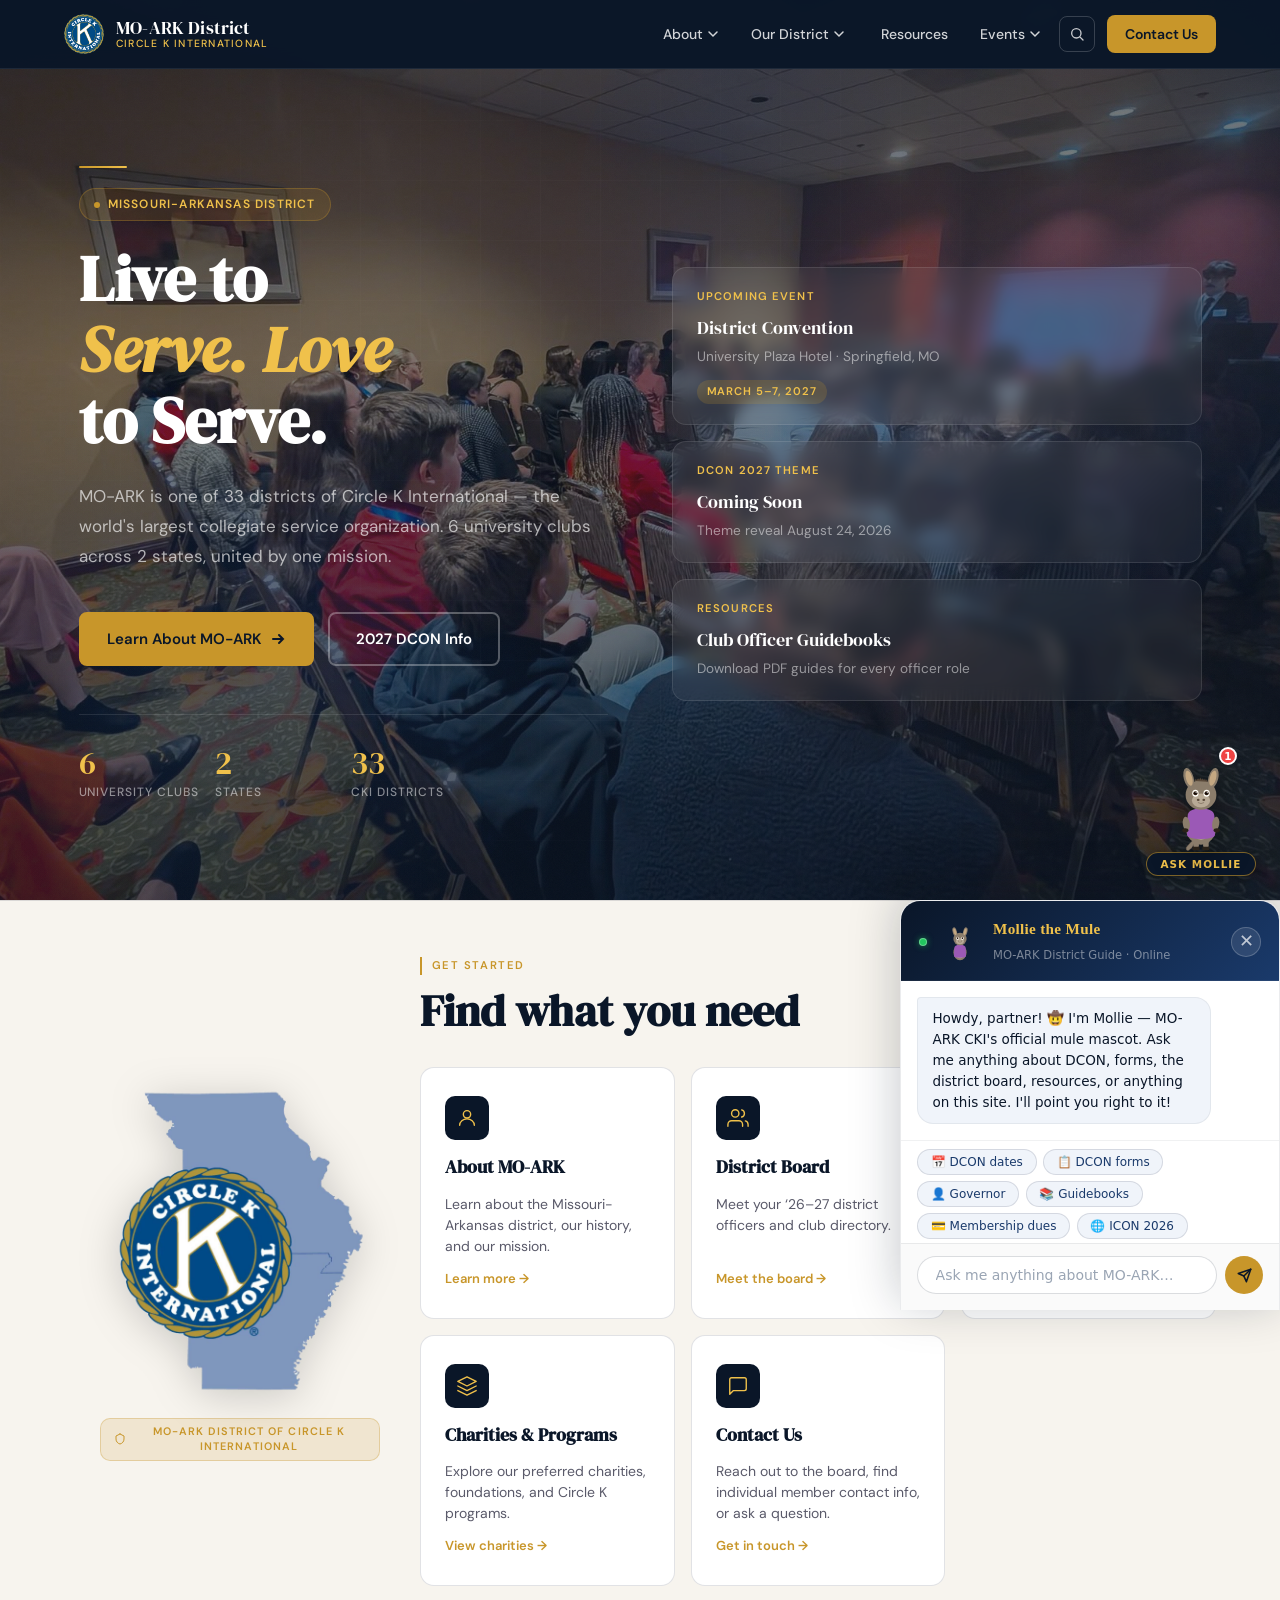
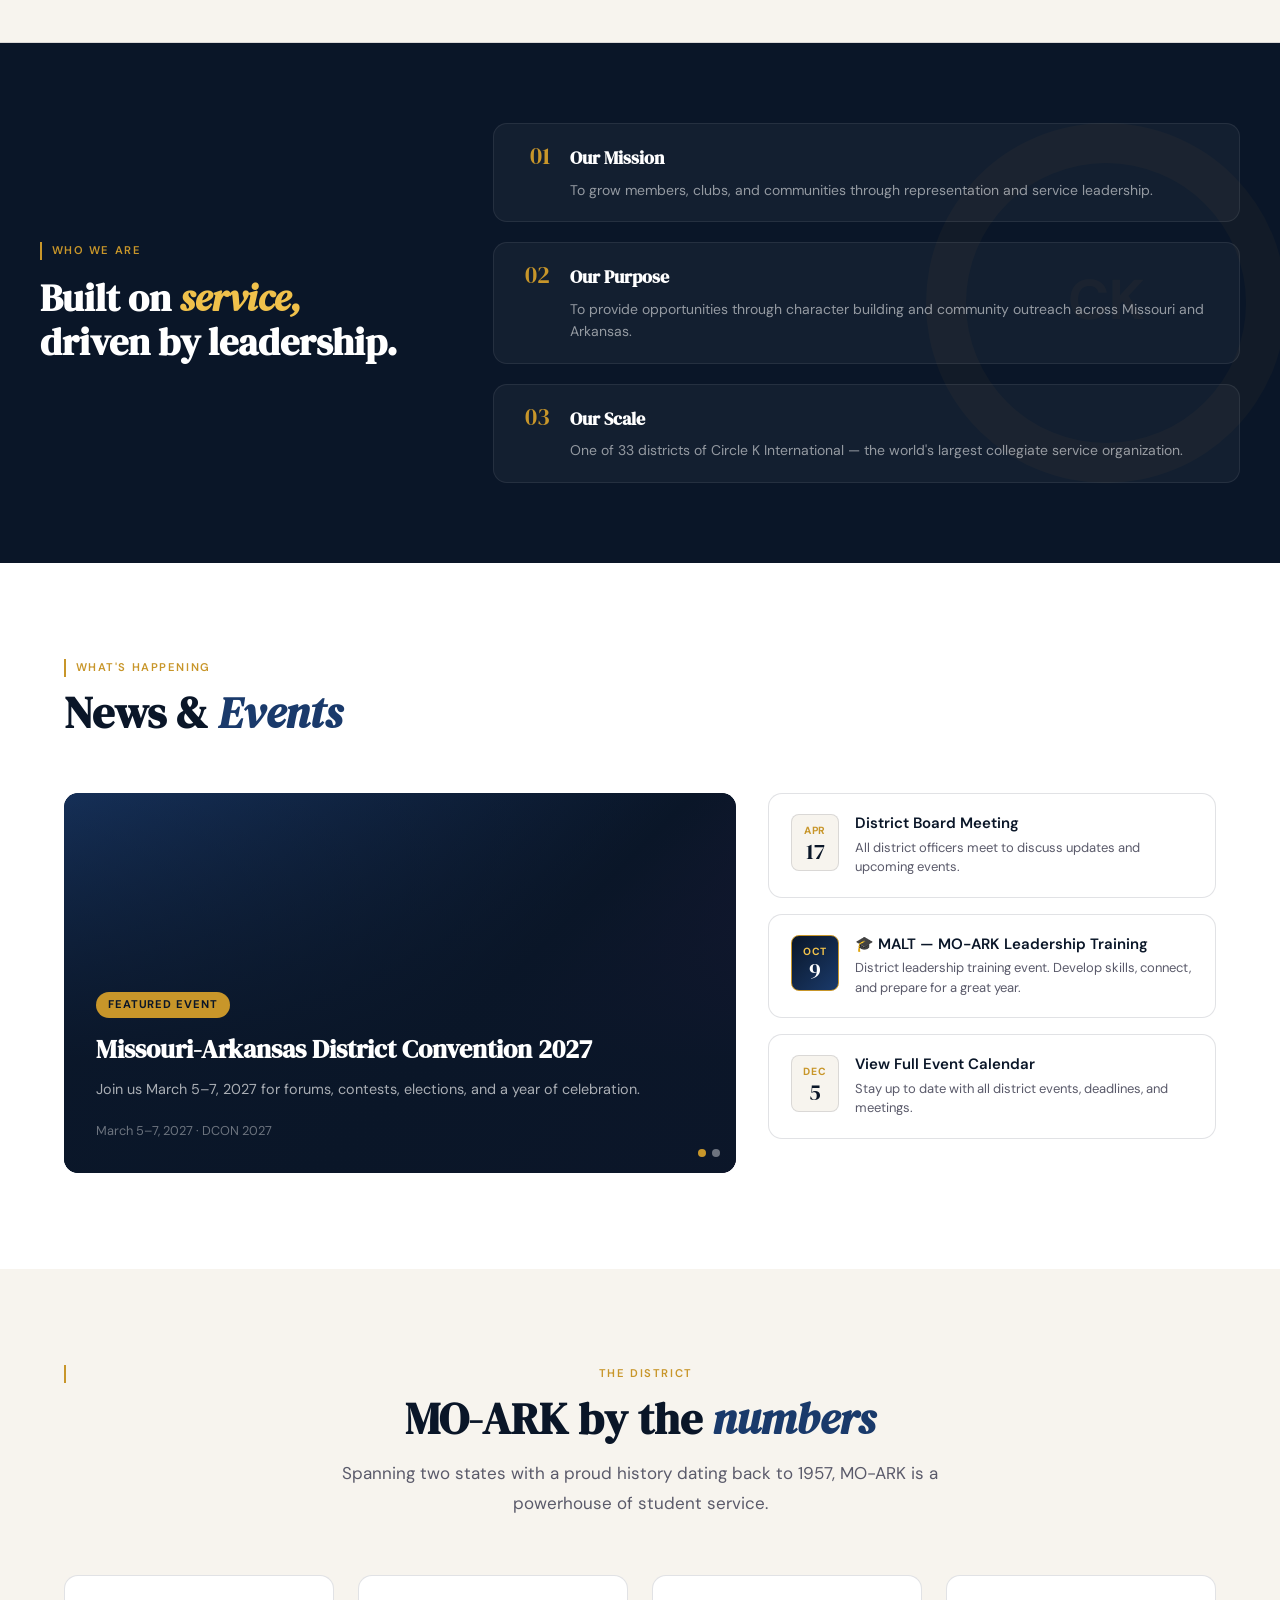
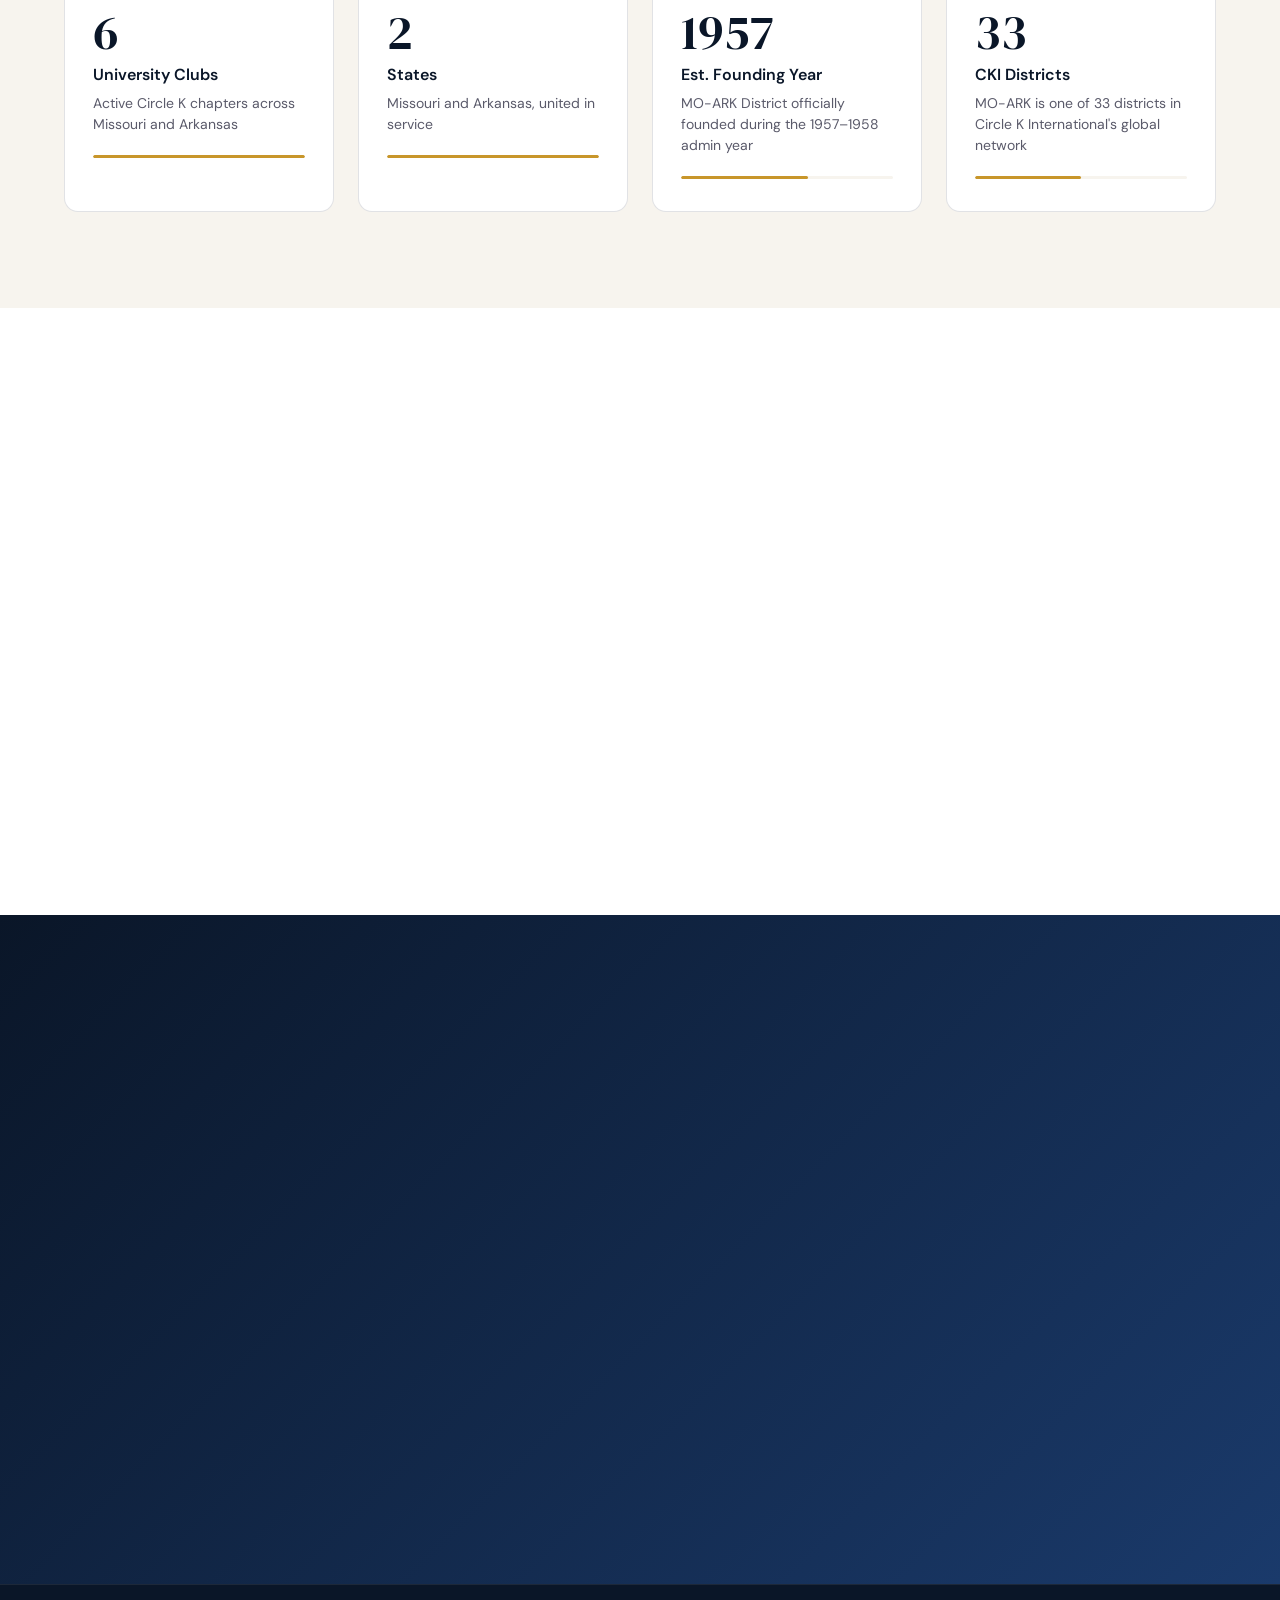
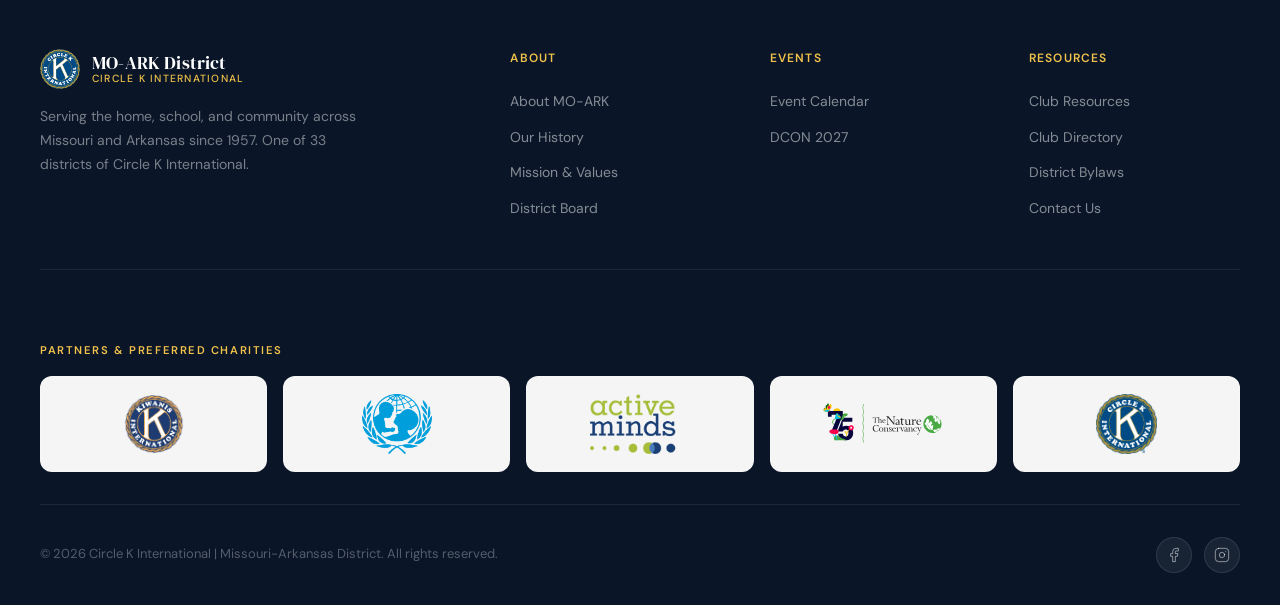
<file: index.html>
<!DOCTYPE html>
<html lang="en">
<head>
<script src="mollie-chat.js"></script>
<script src="site-search.js"></script>
<script async src="https://www.googletagmanager.com/gtag/js?id=G-ZFC2BE8DN1"></script>
<script>
  window.dataLayer = window.dataLayer || [];
  function gtag(){dataLayer.push(arguments);}
  gtag('js', new Date());

  gtag('config', 'G-ZFC2BE8DN1');
</script>
<link rel="icon" type="image/png" href="Images/CircleK-seal.png">
<meta charset="UTF-8">
<meta name="viewport" content="width=device-width, initial-scale=1.0">
<title>MO-ARK District | Circle K International</title>
<link rel="preconnect" href="https://fonts.googleapis.com">
<link rel="preconnect" href="https://fonts.gstatic.com" crossorigin>
<link href="https://fonts.googleapis.com/css2?family=DM+Serif+Display:ital,wght@0,400;1,400&family=DM+Sans:wght@300;400;500;600&display=swap" rel="stylesheet">
<link rel="stylesheet" href="base.css">
<script src="components.js"></script>
<style>
  /* ============================================================
     DESIGN TOKENS
     ============================================================ */

  /* ============================================================
     HERO
     ============================================================ */
  .hero {
    position: relative;
    min-height: 100svh;
    display: flex; align-items: center;
    overflow: hidden;
    padding-top: 68px;

    /* Photo background — crop top 33% by starting at 33% of the image height.
       background-size: cover ensures it fills the hero width.
       The dark overlay (next rule) keeps text readable on any photo. */
    background-color: var(--navy);
    background-image:
      linear-gradient(
        to bottom,
        rgba(10, 22, 40, 0.62) 0%,
        rgba(10, 22, 40, 0.55) 40%,
        rgba(10, 22, 40, 0.72) 100%
      ),
      url('Images/Key_Slideshow13.PNG');
    background-size: cover;
    /* Start at 33% down the image to crop the Instagram text at the top */
    background-position: center 53%;
    background-repeat: no-repeat;
    background-attachment: fixed; /* subtle parallax on desktop */
  }

  /* On mobile, fixed attachment causes rendering issues — switch to scroll */
  @media (max-width: 768px) {
    .hero {
      background-attachment: scroll;
      /* On smaller screens, push a touch further down the image
         to keep the subject (people/action) centered */
      background-position: center 40%;
    }
  }

  /* Geometric background patterns — layered on top of the photo */
  .hero-bg {
    position: absolute; inset: 0;
    overflow: hidden;
    pointer-events: none;
  }
  .hero-bg::before {
    content: '';
    position: absolute;
    top: -20%; right: -10%;
    width: 65vw; height: 65vw;
    background: radial-gradient(ellipse at 60% 40%, rgba(200,150,42,0.08) 0%, rgba(26,58,107,0.12) 50%, transparent 75%);
    border-radius: 50%;
  }
  .hero-bg::after {
    content: '';
    position: absolute;
    bottom: -10%; left: -5%;
    width: 50vw; height: 50vw;
    background: radial-gradient(ellipse, rgba(26,58,107,0.25) 0%, transparent 70%);
    border-radius: 50%;
  }
  .hero-grid {
    position: absolute; inset: 0;
    background-image:
      linear-gradient(rgba(255,255,255,0.015) 1px, transparent 1px),
      linear-gradient(90deg, rgba(255,255,255,0.015) 1px, transparent 1px);
    background-size: 60px 60px;
    mask-image: radial-gradient(ellipse 80% 80% at 50% 50%, black 30%, transparent 100%);
  }

  .hero-inner {
    position: relative; z-index: 1;
    max-width: 1200px; margin: 0 auto;
    padding: 4rem 1.5rem;
    display: grid;
    grid-template-columns: 1fr 1fr;
    gap: 4rem;
    align-items: center;
  }

  .hero-eyebrow {
    display: inline-flex; align-items: center; gap: 8px;
    background: rgba(200,150,42,0.15);
    border: 1px solid rgba(200,150,42,0.3);
    border-radius: 100px;
    padding: 0.375rem 0.875rem;
    font-size: 0.75rem;
    font-weight: 600;
    color: var(--gold-lt);
    text-transform: uppercase;
    letter-spacing: 0.1em;
    margin-bottom: 1.5rem;
  }
  .hero-eyebrow-dot {
    width: 6px; height: 6px;
    background: var(--gold);
    border-radius: 50%;
    animation: pulse 2s ease-in-out infinite;
  }
  @keyframes pulse {
    0%, 100% { opacity: 1; transform: scale(1); }
    50% { opacity: 0.6; transform: scale(0.8); }
  }

  .hero-title {
    font-family: var(--ff-display);
    font-size: clamp(2.5rem, 5vw, 4rem);
    line-height: 1.05;
    color: var(--white);
    margin-bottom: 1.5rem;
  }
  .hero-title em {
    font-style: italic;
    color: var(--gold-lt);
  }

  .hero-desc {
    font-size: 1.0625rem;
    color: rgba(255,255,255,0.65);
    line-height: 1.75;
    margin-bottom: 2.5rem;
    max-width: 44ch;
  }

  .hero-actions {
    display: flex; flex-wrap: wrap; gap: 0.875rem;
    align-items: center;
  }

  .btn {
    display: inline-flex; align-items: center; gap: 0.5rem;
    padding: 0.8125rem 1.625rem;
    border-radius: var(--radius-sm);
    font-family: var(--ff-body);
    font-size: 0.9375rem;
    font-weight: 600;
    cursor: pointer;
    border: 2px solid transparent;
    transition: all var(--transition);
    white-space: nowrap;
    text-decoration: none;
  }
  .btn-primary {
    background: var(--gold);
    color: var(--navy);
    border-color: var(--gold);
  }
  .btn-primary:hover {
    background: var(--gold-lt);
    border-color: var(--gold-lt);
    transform: translateY(-2px);
    box-shadow: 0 6px 20px rgba(200,150,42,0.4);
  }
  .btn-outline {
    background: transparent;
    color: var(--white);
    border-color: rgba(255,255,255,0.3);
  }
  .btn-outline:hover {
    background: rgba(255,255,255,0.1);
    border-color: rgba(255,255,255,0.6);
    transform: translateY(-2px);
  }

  .hero-stats {
    display: grid; grid-template-columns: repeat(4, 1fr); gap: 1rem;
    margin-top: 3rem;
    padding-top: 2rem;
    border-top: 1px solid rgba(255,255,255,0.1);
  }
  .hero-stat-value {
    font-family: var(--ff-display);
    font-size: 2rem;
    color: var(--gold-lt);
    line-height: 1;
  }
  .hero-stat-label {
    font-size: 0.75rem;
    color: rgba(255,255,255,0.5);
    text-transform: uppercase;
    letter-spacing: 0.08em;
    font-weight: 500;
    margin-top: 0.25rem;
  }

  /* Hero right — visual card stack */
  .hero-visual {
    display: flex; flex-direction: column; gap: 1rem;
  }
  .hero-card {
    background: rgba(255,255,255,0.05);
    border: 1px solid rgba(255,255,255,0.1);
    border-radius: var(--radius);
    padding: 1.25rem 1.5rem;
    backdrop-filter: blur(8px);
    transition: transform var(--transition), box-shadow var(--transition);
  }
  .hero-card:hover {
    transform: translateX(4px);
    box-shadow: -4px 0 20px rgba(200,150,42,0.15);
    border-color: rgba(200,150,42,0.3);
  }
  .hero-card-label {
    font-size: 0.7rem; text-transform: uppercase; letter-spacing: 0.1em;
    color: var(--gold-lt); font-weight: 600; margin-bottom: 0.5rem;
  }
  .hero-card-title {
    font-family: var(--ff-display);
    font-size: 1.1rem; color: var(--white); margin-bottom: 0.25rem;
  }
  .hero-card-sub { font-size: 0.85rem; color: rgba(255,255,255,0.5); }
  .hero-card-badge {
    display: inline-block;
    margin-top: 0.75rem;
    background: rgba(200,150,42,0.2);
    color: var(--gold-lt);
    font-size: 0.7rem; font-weight: 600;
    padding: 0.2rem 0.6rem;
    border-radius: 100px;
    text-transform: uppercase; letter-spacing: 0.08em;
  }

  /* ============================================================
     SECTION LAYOUT UTILITY
     ============================================================ */
  .section {
    padding: 6rem 1.5rem;
    max-width: 1200px;
    margin: 0 auto;
  }
  .section-full { padding: 6rem 0; }
  .section-full .section-inner {
    max-width: 1200px; margin: 0 auto; padding: 0 1.5rem;
  }

  .section-label {
    font-size: 0.7rem; text-transform: uppercase; letter-spacing: 0.14em;
    font-weight: 600; color: var(--gold); margin-bottom: 0.75rem;
  }
  .section-title {
    font-family: var(--ff-display);
    font-size: clamp(1.875rem, 3.5vw, 2.75rem);
    line-height: 1.1;
    color: var(--navy);
    margin-bottom: 1rem;
  }
  .section-title em { font-style: italic; color: var(--blue); }
  .section-desc {
    font-size: 1.0625rem;
    color: var(--muted);
    line-height: 1.75;
    max-width: 52ch;
  }

  .section-header { margin-bottom: 3.5rem; }
  .section-header.center { text-align: center; }
  .section-header.center .section-desc { margin: 0 auto; }

  /* ============================================================
     QUICK LINKS (Start Here)
     ============================================================ */
  .quicklinks-bg {
    background: var(--cream);
    border-top: 1px solid var(--border);
    border-bottom: 1px solid var(--border);
  }
  .quicklinks-grid {
    display: grid;
    grid-template-columns: repeat(auto-fit, minmax(200px, 1fr));
    gap: 1rem;
  }
  .quicklink-card {
    background: var(--white);
    border: 1px solid var(--border);
    border-radius: var(--radius);
    padding: 1.75rem 1.5rem;
    display: flex; flex-direction: column;
    gap: 0.75rem;
    transition: box-shadow var(--transition), transform var(--transition), border-color var(--transition);
    cursor: pointer;
  }
  .quicklink-card:hover {
    box-shadow: var(--shadow-hover);
    transform: translateY(-3px);
    border-color: var(--gold);
  }
  .quicklink-icon {
    width: 44px; height: 44px;
    background: var(--navy);
    border-radius: 10px;
    display: flex; align-items: center; justify-content: center;
  }
  .quicklink-icon svg { width: 22px; height: 22px; stroke: var(--gold-lt); }
  .quicklink-card h3 {
    font-family: var(--ff-display);
    font-size: 1.15rem; color: var(--navy);
  }
  .quicklink-card p { font-size: 0.875rem; color: var(--muted); line-height: 1.5; flex: 1; }
  .quicklink-arrow {
    display: flex; align-items: center; gap: 4px;
    font-size: 0.8125rem; font-weight: 600; color: var(--gold);
    transition: gap var(--transition);
  }
  .quicklink-card:hover .quicklink-arrow { gap: 8px; }

  /* ============================================================
     MISSION STRIP
     ============================================================ */
  .mission-strip {
    background: var(--navy);
    padding: 5rem 1.5rem;
  }
  .mission-inner {
    max-width: 1200px; margin: 0 auto;
    display: grid; grid-template-columns: 1fr 2fr; gap: 5rem;
    align-items: center;
  }
  .mission-label {
    font-size: 0.7rem; text-transform: uppercase; letter-spacing: 0.14em;
    color: var(--gold); font-weight: 600; margin-bottom: 1rem;
  }
  .mission-heading {
    font-family: var(--ff-display);
    font-size: clamp(1.75rem, 3vw, 2.5rem);
    color: var(--white); line-height: 1.15;
  }
  .mission-heading em { font-style: italic; color: var(--gold-lt); }
  .mission-pillars { display: flex; flex-direction: column; gap: 1.25rem; }
  .mission-pillar {
    display: flex; align-items: flex-start; gap: 1.25rem;
    padding: 1.25rem 1.5rem;
    background: rgba(255,255,255,0.04);
    border: 1px solid rgba(255,255,255,0.08);
    border-radius: var(--radius);
    transition: background var(--transition), border-color var(--transition);
  }
  .mission-pillar:hover {
    background: rgba(200,150,42,0.08);
    border-color: rgba(200,150,42,0.25);
  }
  .mission-pillar-num {
    font-family: var(--ff-display);
    font-size: 1.5rem; color: var(--gold); line-height: 1; flex-shrink: 0;
    width: 2rem; text-align: right;
  }
  .mission-pillar-content h4 {
    font-family: var(--ff-display);
    font-size: 1.125rem; color: var(--white); margin-bottom: 0.375rem;
  }
  .mission-pillar-content p { font-size: 0.875rem; color: rgba(255,255,255,0.55); line-height: 1.6; }

  /* ============================================================
     NEWS & EVENTS
     ============================================================ */
  .news-grid {
    display: grid;
    grid-template-columns: 1.5fr 1fr;
    gap: 2rem;
  }
  .news-featured {
    background: var(--navy);
    border-radius: var(--radius);
    overflow: hidden;
    position: relative;
    min-height: 380px;
    display: flex; flex-direction: column; justify-content: flex-end;
    padding: 2rem;
    transition: transform var(--transition);
    cursor: pointer;
  }
  .news-featured:hover { transform: scale(1.01); }
  .news-featured::before {
    content: '';
    position: absolute; inset: 0;
    background: linear-gradient(to top, rgba(10,22,40,0.95) 30%, rgba(10,22,40,0.3) 100%);
    z-index: 1;
  }
  .news-featured-bg {
    position: absolute; inset: 0; z-index: 0;
    background: linear-gradient(135deg, #1A3A6B 0%, #0A1628 60%, #2A1A40 100%);
  }
  /* Space-themed art for DCON */
  .news-featured-art {
    position: absolute; inset: 0; z-index: 0;
    overflow: hidden;
  }
  .star { position: absolute; background: white; border-radius: 50%; animation: twinkle 3s ease-in-out infinite; }
  @keyframes twinkle { 0%,100%{opacity:0.6} 50%{opacity:0.15} }
  .news-featured-content { position: relative; z-index: 2; }
  .news-tag {
    display: inline-block;
    background: var(--gold);
    color: var(--navy);
    font-size: 0.7rem; font-weight: 700;
    padding: 0.25rem 0.75rem;
    border-radius: 100px;
    text-transform: uppercase; letter-spacing: 0.08em;
    margin-bottom: 1rem;
  }
  .news-featured h3 {
    font-family: var(--ff-display);
    font-size: 1.625rem; color: var(--white); line-height: 1.2;
    margin-bottom: 0.75rem;
  }
  .news-featured p { font-size: 0.9rem; color: rgba(255,255,255,0.65); margin-bottom: 1.25rem; }
  .news-featured-meta { font-size: 0.8rem; color: rgba(255,255,255,0.4); }

  .news-sidebar { display: flex; flex-direction: column; gap: 1rem; }
  .news-item {
    background: var(--white);
    border: 1px solid var(--border);
    border-radius: var(--radius);
    padding: 1.25rem 1.375rem;
    display: flex; gap: 1rem; align-items: flex-start;
    transition: box-shadow var(--transition), transform var(--transition);
    cursor: pointer;
  }
  .news-item:hover { box-shadow: var(--shadow-hover); transform: translateX(3px); }
  .news-item-date {
    flex-shrink: 0;
    background: var(--cream);
    border-radius: var(--radius-sm);
    width: 48px; padding: 0.5rem 0.25rem;
    text-align: center;
    border: 1px solid var(--border);
  }
  .news-item-date-month { font-size: 0.65rem; text-transform: uppercase; letter-spacing: 0.08em; color: var(--gold); font-weight: 700; }
  .news-item-date-day { font-family: var(--ff-display); font-size: 1.375rem; color: var(--navy); line-height: 1; }
  .news-item-body h4 { font-size: 0.9375rem; font-weight: 600; color: var(--navy); margin-bottom: 0.25rem; line-height: 1.3; }
  .news-item-body p { font-size: 0.8125rem; color: var(--muted); line-height: 1.5; }

  /* ============================================================
     DISTRICT SNAPSHOT
     ============================================================ */
  .snapshot-bg { background: var(--cream); }
  .snapshot-grid {
    display: grid;
    grid-template-columns: repeat(auto-fit, minmax(220px, 1fr));
    gap: 1.5rem;
  }
  .snapshot-card {
    background: var(--white);
    border: 1px solid var(--border);
    border-radius: var(--radius);
    padding: 2rem 1.75rem;
    transition: box-shadow var(--transition), transform var(--transition);
  }
  .snapshot-card:hover { box-shadow: var(--shadow-hover); transform: translateY(-4px); }
  .snapshot-card-num {
    font-family: var(--ff-display);
    font-size: 3rem; color: var(--navy); line-height: 1;
    margin-bottom: 0.375rem;
  }
  .snapshot-card-unit { font-size: 1rem; color: var(--gold); }
  .snapshot-card h4 { font-size: 1rem; font-weight: 600; color: var(--navy); margin-bottom: 0.375rem; }
  .snapshot-card p { font-size: 0.875rem; color: var(--muted); line-height: 1.5; }
  .snapshot-card-bar {
    height: 3px; background: var(--cream);
    border-radius: 2px; margin-top: 1.25rem; overflow: hidden;
  }
  .snapshot-card-fill {
    height: 100%; background: var(--gold); border-radius: 2px;
    transition: width 1.2s cubic-bezier(0.4,0,0.2,1);
  }

  /* ============================================================
     CORE VALUES
     ============================================================ */
  .values-grid {
    display: grid; grid-template-columns: repeat(3, 1fr); gap: 1.5rem;
  }
  .value-card {
    border-radius: var(--radius);
    padding: 2rem;
    border: 1px solid var(--border);
    transition: box-shadow var(--transition), transform var(--transition);
  }
  .value-card:hover { box-shadow: var(--shadow-hover); transform: translateY(-3px); }
  .value-card:nth-child(1) { background: var(--navy); }
  .value-card:nth-child(2) { background: var(--blue); }
  .value-card:nth-child(3) { background: var(--cream); }
  .value-card:nth-child(1) .value-title,
  .value-card:nth-child(2) .value-title { color: var(--white); }
  .value-card:nth-child(3) .value-title { color: var(--navy); }
  .value-card:nth-child(1) .value-desc,
  .value-card:nth-child(2) .value-desc { color: rgba(255,255,255,0.6); }
  .value-card:nth-child(3) .value-desc { color: var(--muted); }
  .value-num {
    font-family: var(--ff-display);
    font-size: 3.5rem; line-height: 1;
    color: var(--gold); opacity: 0.4;
    margin-bottom: 0.5rem;
  }
  .value-title {
    font-family: var(--ff-display);
    font-size: 1.5rem; margin-bottom: 0.75rem;
  }
  .value-desc { font-size: 0.9rem; line-height: 1.7; }

  /* ============================================================
     RESOURCES STRIP
     ============================================================ */
  .resources-strip {
    background: linear-gradient(135deg, var(--navy) 0%, var(--blue) 100%);
    padding: 5rem 1.5rem;
  }
  .resources-inner {
    max-width: 1200px; margin: 0 auto;
    display: grid; grid-template-columns: 1fr 1fr; gap: 3rem; align-items: center;
  }
  .resources-content .section-label { color: var(--gold-lt); }
  .resources-content .section-title { color: var(--white); }
  .resources-content .section-title em { color: var(--gold-lt); }
  .resources-content .section-desc { color: rgba(255,255,255,0.6); }
  .resources-links { display: flex; flex-direction: column; gap: 0.75rem; margin-top: 2rem; }
  .resource-link {
    display: flex; align-items: center; gap: 1rem;
    padding: 1rem 1.25rem;
    background: rgba(255,255,255,0.06);
    border: 1px solid rgba(255,255,255,0.1);
    border-radius: var(--radius-sm);
    color: var(--white);
    transition: background var(--transition), border-color var(--transition), transform var(--transition);
    cursor: pointer;
  }
  .resource-link:hover {
    background: rgba(200,150,42,0.15);
    border-color: rgba(200,150,42,0.35);
    transform: translateX(4px);
  }
  .resource-link-icon {
    width: 36px; height: 36px;
    background: rgba(200,150,42,0.2);
    border-radius: 8px;
    display: flex; align-items: center; justify-content: center;
    flex-shrink: 0;
  }
  .resource-link-icon svg { width: 18px; height: 18px; stroke: var(--gold-lt); }
  .resource-link-text { flex: 1; }
  .resource-link-text strong { font-size: 0.9375rem; font-weight: 600; display: block; }
  .resource-link-text span { font-size: 0.8rem; color: rgba(255,255,255,0.5); }
  .resource-link-arrow { color: rgba(255,255,255,0.3); font-size: 1.25rem; }

  .resources-cta-box {
    background: rgba(255,255,255,0.05);
    border: 1px solid rgba(255,255,255,0.1);
    border-radius: var(--radius);
    padding: 2rem;
    display: flex; flex-direction: column; gap: 1rem;
  }
  .resources-cta-box h3 {
    font-family: var(--ff-display);
    font-size: 1.375rem; color: var(--white);
  }
  .resources-cta-box p { font-size: 0.9rem; color: rgba(255,255,255,0.55); line-height: 1.6; }

  /* ============================================================
     FOOTER
     ============================================================ */
  footer {
    background: var(--navy);
    border-top: 1px solid rgba(255,255,255,0.08);
    padding: 4rem 1.5rem 2rem;
  }
  .footer-inner {
    max-width: 1200px; margin: 0 auto;
  }
  .footer-top {
    display: grid; grid-template-columns: 2fr 1fr 1fr 1fr; gap: 3rem;
    padding-bottom: 3rem; border-bottom: 1px solid rgba(255,255,255,0.08);
    margin-bottom: 2.5rem;
  }
  .footer-brand p {
    font-size: 0.875rem; color: rgba(255,255,255,0.45);
    line-height: 1.7; margin-top: 1rem; max-width: 32ch;
  }
  .footer-col h4 {
    font-size: 0.75rem; text-transform: uppercase; letter-spacing: 0.1em;
    color: var(--gold-lt); font-weight: 600; margin-bottom: 1.25rem;
  }
  .footer-col ul { display: flex; flex-direction: column; gap: 0.625rem; }
  .footer-col ul li a {
    font-size: 0.875rem; color: rgba(255,255,255,0.5);
    transition: color var(--transition);
  }
  .footer-col ul li a:hover { color: var(--white); }
  .footer-bottom {
    display: flex; align-items: center; justify-content: space-between; flex-wrap: wrap; gap: 1rem;
  }
  .footer-copy { font-size: 0.8125rem; color: rgba(255,255,255,0.3); }
  .footer-socials { display: flex; gap: 0.75rem; }
  .footer-social {
    width: 36px; height: 36px;
    background: rgba(255,255,255,0.06);
    border: 1px solid rgba(255,255,255,0.1);
    border-radius: 50%;
    display: flex; align-items: center; justify-content: center;
    color: rgba(255,255,255,0.5);
    font-size: 0.875rem;
    transition: background var(--transition), color var(--transition), border-color var(--transition);
    cursor: pointer;
  }
  .footer-social:hover {
    background: var(--gold);
    border-color: var(--gold);
    color: var(--navy);
  }
  .footer-social svg { width: 16px; height: 16px; }

  /* ============================================================
     ANIMATIONS
     ============================================================ */
  .fade-in { opacity: 0; transform: translateY(20px); transition: opacity 0.6s ease, transform 0.6s ease; }
  .fade-in.visible { opacity: 1; transform: translateY(0); }

  /* ============================================================
     RESPONSIVE
     ============================================================ */
  @media (max-width: 1024px) {
    .hero-inner { grid-template-columns: 1fr; gap: 3rem; }
    .hero-visual { display: none; }
    .hero-desc { max-width: none; }
    .mission-inner { grid-template-columns: 1fr; gap: 2.5rem; }
    .news-grid { grid-template-columns: 1fr; }
    .news-featured { min-height: 300px; }
    .footer-top { grid-template-columns: 1fr 1fr; gap: 2rem; }
    .resources-inner { grid-template-columns: 1fr; }
  }

  @media (max-width: 768px) {
    .nav-links { display: none; }
    .nav-toggle { display: flex; }
    .values-grid { grid-template-columns: 1fr; }
    .snapshot-grid { grid-template-columns: repeat(2, 1fr); }
    .hero-stats { grid-template-columns: repeat(2, 1fr); gap: 0.75rem; }
    .hero-stat-value { font-size: 1.5rem; }
    .section { padding: 4rem 1.25rem; }
    .footer-top { grid-template-columns: 1fr; gap: 2rem; }
    .quicklinks-grid { grid-template-columns: 1fr; }
  }

  @media (max-width: 480px) {
    .snapshot-grid { grid-template-columns: 1fr; }
    .hero-actions { flex-direction: column; align-items: flex-start; }
    .btn { width: 100%; justify-content: center; }
    .footer-bottom { flex-direction: column; align-items: flex-start; }
  }

  /* ============================================================
     GRAIN / NOISE TEXTURE OVERLAY ON HERO
     ============================================================ */
  .hero::after {
    content: '';
    position: absolute;
    inset: 0;
    pointer-events: none;
    z-index: 0;
    opacity: 0.032;
    background-image: url("data:image/svg+xml,%3Csvg viewBox='0 0 256 256' xmlns='http://www.w3.org/2000/svg'%3E%3Cfilter id='noise'%3E%3CfeTurbulence type='fractalNoise' baseFrequency='0.9' numOctaves='4' stitchTiles='stitch'/%3E%3C/filter%3E%3Crect width='100%25' height='100%25' filter='url(%23noise)'/%3E%3C/svg%3E");
    background-repeat: repeat;
    background-size: 180px 180px;
  }

  /* ============================================================
     HERO TITLE ANIMATED ENTRANCE
     ============================================================ */
  @keyframes heroLineReveal {
    from { opacity: 0; transform: translateY(30px); filter: blur(3px); }
    to   { opacity: 1; transform: translateY(0);   filter: blur(0); }
  }
  @keyframes heroFadeUp {
    from { opacity: 0; transform: translateY(18px); }
    to   { opacity: 1; transform: translateY(0); }
  }

  /* Gold accent rule above eyebrow */
  .hero-accent-rule {
    display: block;
    width: 48px;
    height: 2px;
    background: linear-gradient(90deg, var(--gold), var(--gold-lt));
    border-radius: 2px;
    margin-bottom: 1.25rem;
    opacity: 0;
    animation: heroFadeUp 0.5s ease forwards;
    animation-delay: 0.1s;
  }

  .hero-eyebrow {
    opacity: 0;
    animation: heroFadeUp 0.55s ease forwards;
    animation-delay: 0.28s;
  }

  /* Each line of the hero title animates independently */
  .hero-title-line {
    display: block;
    overflow: hidden;
    padding-bottom: 0.06em;
  }
  .hero-title-line-inner {
    display: block;
    opacity: 0;
    animation: heroLineReveal 0.72s cubic-bezier(0.22, 1, 0.36, 1) forwards;
  }
  .hero-title-line:nth-child(1) .hero-title-line-inner { animation-delay: 0.42s; }
  .hero-title-line:nth-child(2) .hero-title-line-inner { animation-delay: 0.58s; }
  .hero-title-line:nth-child(3) .hero-title-line-inner { animation-delay: 0.74s; }

  .hero-desc {
    opacity: 0;
    animation: heroFadeUp 0.6s ease forwards;
    animation-delay: 0.92s;
  }
  .hero-actions {
    opacity: 0;
    animation: heroFadeUp 0.6s ease forwards;
    animation-delay: 1.08s;
  }
  .hero-stats {
    opacity: 0;
    animation: heroFadeUp 0.6s ease forwards;
    animation-delay: 1.22s;
  }

  /* ============================================================
     SECTION LABEL — gold left border editorial accent
     ============================================================ */
  .section-label {
    border-left: 2px solid var(--gold);
    padding-left: 0.6rem;
  }
  /* Strip it from the resources strip (white-on-navy context already has contrast) */
  .resources-content .section-label {
    border-left-color: var(--gold-lt);
  }
  /* Mission strip */
  .mission-label {
    border-left: 2px solid var(--gold);
    padding-left: 0.6rem;
  }

  /* ============================================================
     MOBILE HEADING LINE-HEIGHT FIX
     ============================================================ */
  @media (max-width: 480px) {
    .hero-title, .section-title, .page-title { line-height: 1.18; }
  }

  /* ============================================================
     MOLLIE THE MULE — HERO MASCOT
     ============================================================ */


  /* Speech bubble — floats over Mollie's chest/head area */
  .mollie-bubble-wrap {
    position: absolute;
    top: 20%;
    left: 58%;
    z-index: 6;
    pointer-events: none;
  }
  .mollie-bubble {
    background: #fff;
    border: 2px solid #C8962A;
    border-radius: 16px 16px 16px 4px;
    padding: 8px 13px;
    font-family: var(--ff-body);
    font-size: 0.75rem;
    font-weight: 600;
    color: #0A1628;
    white-space: nowrap;
    box-shadow: 0 4px 14px rgba(0,0,0,0.4);
    position: relative;
    transition: opacity 0.3s ease;
  }
  .mollie-bubble::after {
    content: '';
    position: absolute;
    bottom: -9px;
    left: 14px;
    width: 0; height: 0;
    border-left: 8px solid transparent;
    border-right: 5px solid transparent;
    border-top: 9px solid #C8962A;
  }
  .mollie-bubble::before {
    content: '';
    position: absolute;
    bottom: -7px;
    left: 15px;
    width: 0; height: 0;
    border-left: 7px solid transparent;
    border-right: 4px solid transparent;
    border-top: 8px solid #fff;
    z-index: 1;
  }

  /* Caption badge below Mollie — matching our-district style */
  .mollie-caption {
    display: inline-flex;
    align-items: center;
    gap: 6px;
    background: rgba(200,150,42,0.15);
    border: 1px solid rgba(200,150,42,0.3);
    border-radius: 10px;
    padding: 0.35rem 0.8rem;
    font-size: 0.7rem;
    font-weight: 600;
    color: var(--gold);
    text-transform: uppercase;
    letter-spacing: 0.1em;
    margin-top: 0.5rem;
    white-space: nowrap;
    pointer-events: none;
  }


  /* ============================================================
     VALUE CARDS — differentiate #1 and #2
     ============================================================ */
  .value-card:nth-child(1) { border-top: 3px solid rgba(200,150,42,0.4); }
  .value-card:nth-child(2) {
    background: linear-gradient(145deg, #1e4580 0%, #0f2448 100%);
    border-top: 3px solid var(--gold);
  }
  .value-card:nth-child(3) { border-top: 3px solid var(--navy); }

  /* ============================================================
     MISSION STRIP — watermark key
     ============================================================ */
  .mission-strip { position: relative; overflow: hidden; }
  .mission-watermark {
    position: absolute;
    right: -2%;
    top: 50%;
    transform: translateY(-50%);
    width: min(400px, 42vw);
    opacity: 0.04;
    pointer-events: none;
    z-index: 0;
  }
  .mission-inner { position: relative; z-index: 1; }

  /* ============================================================
     SNAPSHOT BARS — animated via IntersectionObserver
     ============================================================ */
  .snapshot-card-fill {
    width: 0 !important;
    transition: width 1.4s cubic-bezier(0.4, 0, 0.2, 1);
  }
  .snapshot-card-fill.bar-animate {
    width: var(--bar-target) !important;
  }

  /* ============================================================
     STAT COUNTER — tabular nums prevent layout jump
     ============================================================ */
  .hero-stat-value { font-variant-numeric: tabular-nums; }
</style>
</head>
<body>

<nav class="nav" id="nav">
  <div class="nav-inner">
    <a href="/" class="nav-logo" aria-label="MO-ARK Circle K Home">
      <img src="Images/CircleK-seal.png" alt="Circle K Logo" style="width:40px;height:40px;border-radius:50%;object-fit:cover;">
      <div class="nav-logo-text">
        <span class="nav-logo-name">MO-ARK District</span>
        <span class="nav-logo-sub">Circle K International</span>
      </div>
    </a>

    <ul class="nav-links" role="list">
      <li class="nav-item">
        <a href="about" class="nav-link">
          About
          <svg viewBox="0 0 12 12" fill="none" stroke="currentColor" stroke-width="1.5" stroke-linecap="round"><path d="M2 4l4 4 4-4"/></svg>
        </a>
        <div class="nav-dropdown">
          <a href="about">About MO-ARK</a>
          <a href="about#history">Our History</a>
          <a href="about#mission">Mission &amp; Values</a>
          <div class="nav-dropdown-divider"></div>
          <a href="contact">Contact Us</a>
        </div>
      </li>
      <li class="nav-item">
        <a href="our-district" class="nav-link">
          Our District
          <svg viewBox="0 0 12 12" fill="none" stroke="currentColor" stroke-width="1.5" stroke-linecap="round"><path d="M2 4l4 4 4-4"/></svg>
        </a>
        <div class="nav-dropdown">
          <a href="our-district#board">District Board</a>
          <a href="our-district#clubs">Club Directory</a>
          <a href="our-district#bylaws">District Bylaws</a>
        </div>
      </li>
      <li class="nav-item">
</li>
      <li class="nav-item">
        <a href="resources" class="nav-link">
          Resources
        </a>
      </li>
            <li class="nav-item">
        <a href="dcon" class="nav-link">
          Events
          <svg viewBox="0 0 12 12" fill="none" stroke="currentColor" stroke-width="1.5" stroke-linecap="round"><path d="M2 4l4 4 4-4"/></svg>
        </a>
        <div class="nav-dropdown">
          <a href="dcon">DCON 2027</a>
          <a href="dcon#calendar">Event Calendar</a>
          <a href="dcon">District Convention</a>
        </div>
      </li>
      <li>
        <a href="contact" class="nav-link nav-cta">Contact Us</a>
      </li>
    </ul>

    <button class="nav-toggle" id="navToggle" aria-label="Open menu" aria-expanded="false">
      <span></span><span></span><span></span>
    </button>
  </div>
</nav>

<div class="nav-mobile" id="navMobile" role="dialog" aria-label="Mobile navigation">
  <span class="nav-mobile-section">Navigate</span>
  <a href="/">Home</a>
  <span class="nav-mobile-section">About</span>
  <a href="about">About MO-ARK</a>
  <a href="about#history">Our History</a>
  <a href="about#mission">Mission &amp; Values</a>
  <span class="nav-mobile-section">Our District</span>
  <a href="our-district#board">District Board</a>
  <a href="our-district#clubs">Club Directory</a>
  <a href="our-district#bylaws">District Bylaws</a>
  <span class="nav-mobile-section">Events</span>
  <a href="dcon#calendar">Event Calendar</a>
  <a href="dcon">District Convention</a>
  <span class="nav-mobile-section">More</span>
  <a href="resources">Resources</a>
  <a href="contact">Contact Us</a>
</div>

<section class="hero" aria-label="Hero" id="heroSection">
  <div class="hero-bg">
    <div class="hero-grid"></div>
  </div>

  <div class="hero-inner">
    <div class="hero-content">
      <span class="hero-accent-rule" aria-hidden="true"></span>
      <div class="hero-eyebrow">
        <div class="hero-eyebrow-dot"></div>
        Missouri-Arkansas District
      </div>
      <h1 class="hero-title">
        <span class="hero-title-line"><span class="hero-title-line-inner">Live to</span></span>
        <span class="hero-title-line"><span class="hero-title-line-inner"><em>Serve. Love</em></span></span>
        <span class="hero-title-line"><span class="hero-title-line-inner">to Serve.</span></span>
      </h1>
      <p class="hero-desc">
        MO-ARK is one of 33 districts of Circle K International — the world's largest collegiate service organization. 6 university clubs across 2 states, united by one mission.
      </p>
      <div class="hero-actions">
        <a href="about" class="btn btn-primary">
          Learn About MO-ARK
          <svg width="16" height="16" viewBox="0 0 16 16" fill="none" stroke="currentColor" stroke-width="2" stroke-linecap="round"><path d="M3 8h10M9 4l4 4-4 4"/></svg>
        </a>
        <a href="dcon" class="btn btn-outline">
          2027 DCON Info
        </a>
      </div>
      <div class="hero-stats">
        <div>
          <div class="hero-stat-value" data-count="6" data-suffix="">6</div>
          <div class="hero-stat-label">University Clubs</div>
        </div>
        <div>
          <div class="hero-stat-value" data-count="2" data-suffix="">2</div>
          <div class="hero-stat-label">States</div>
        </div>
        <div>
          <div class="hero-stat-value" data-count="33" data-suffix="">33</div>
          <div class="hero-stat-label">CKI Districts</div>
        </div>
      </div>
    </div>

    <div class="hero-visual" aria-hidden="true">
      <div class="hero-card">
        <div class="hero-card-label">Upcoming Event</div>
        <div class="hero-card-title">District Convention</div>
        <div class="hero-card-sub">University Plaza Hotel · Springfield, MO</div>
        <div class="hero-card-badge">March 5–7, 2027</div>
      </div>
      <div class="hero-card">
        <div class="hero-card-label">DCON 2027 Theme</div>
        <div class="hero-card-title">Coming Soon</div>
        <div class="hero-card-sub">Theme reveal August 24, 2026</div>
      </div>
      <div class="hero-card">
        <div class="hero-card-label">Resources</div>
        <div class="hero-card-title">Club Officer Guidebooks</div>
        <div class="hero-card-sub">Download PDF guides for every officer role</div>
      </div>
    </div>
  </div>
  <!-- ============================================================
       MOLLIE THE MULE — HERO VERSION (bottom-center of hero)
       ============================================================ -->
</section>

<!-- ============================================================
     MOLLIE THE MULE — STICKY CORNER VERSION
     ============================================================ -->


<div class="quicklinks-bg">
  <div class="section" style="padding-top:3.5rem;padding-bottom:3.5rem;">
    <div style="display:flex;align-items:center;gap:1.25rem;padding-left:1rem;">

      <!-- MO-ARK Logo column - hides on narrow screens -->
      <div id="mollie-ql-wrap" aria-hidden="true" style="flex-shrink:0;display:flex;flex-direction:column;align-items:center;justify-content:center;overflow:visible;width:320px;max-width:30vw;">
        <img id="moark-logo-quicklinks" src="Images/mo-ark_logo.png" alt="MO-ARK District Circle K Logo" style="display:block;width:100%;height:auto;max-height:480px;object-fit:contain;filter:drop-shadow(0 6px 20px rgba(0,0,0,0.18));">
        <div class="mollie-caption" style="margin-top:1rem;font-size:0.68rem;white-space:normal;text-align:center;max-width:280px;line-height:1.4;">
          <svg width="12" height="12" viewBox="0 0 24 24" fill="none" stroke="currentColor" stroke-width="2" stroke-linecap="round" stroke-linejoin="round" style="flex-shrink:0;"><path d="M12 2L4 6v6c0 5 3.5 9 8 10 4.5-1 8-5 8-10V6l-8-4z"/></svg>
          MO-ARK District of Circle K International
        </div>
      </div>

      <!-- Cards column -->
      <div id="mollie-cards-col" style="flex:1;min-width:0;">
        <div class="section-header" style="margin-bottom:2rem;">
          <div class="section-label">Get Started</div>
          <h2 class="section-title">Find what you need</h2>
        </div>
        <div class="quicklinks-grid">
          <a href="about" class="quicklink-card fade-in">
            <div class="quicklink-icon">
              <svg viewBox="0 0 24 24" fill="none" stroke-width="1.5" stroke-linecap="round" stroke-linejoin="round">
                <circle cx="12" cy="8" r="4"/><path d="M4 20c0-4 3.6-7 8-7s8 3 8 7"/>
              </svg>
            </div>
            <h3>About MO-ARK</h3>
            <p>Learn about the Missouri-Arkansas district, our history, and our mission.</p>
            <span class="quicklink-arrow">Learn more →</span>
          </a>
          <a href="our-district#board" class="quicklink-card fade-in">
            <div class="quicklink-icon">
              <svg viewBox="0 0 24 24" fill="none" stroke-width="1.5" stroke-linecap="round" stroke-linejoin="round">
                <path d="M17 21v-2a4 4 0 0 0-4-4H5a4 4 0 0 0-4 4v2"/><circle cx="9" cy="7" r="4"/>
                <path d="M23 21v-2a4 4 0 0 0-3-3.87M16 3.13a4 4 0 0 1 0 7.75"/>
              </svg>
            </div>
            <h3>District Board</h3>
            <p>Meet your ‘26–27 district officers and club directory.</p>
            <span class="quicklink-arrow">Meet the board →</span>
          </a>
          <a href="resources" class="quicklink-card fade-in">
            <div class="quicklink-icon">
              <svg viewBox="0 0 24 24" fill="none" stroke-width="1.5" stroke-linecap="round" stroke-linejoin="round">
                <path d="M14 2H6a2 2 0 0 0-2 2v16a2 2 0 0 0 2 2h12a2 2 0 0 0 2-2V8z"/>
                <polyline points="14,2 14,8 20,8"/><line x1="16" y1="13" x2="8" y2="13"/>
                <line x1="16" y1="17" x2="8" y2="17"/><line x1="10" y1="9" x2="8" y2="9"/>
              </svg>
            </div>
            <h3>Resources</h3>
            <p>Forms, officer guidebooks, monthly reports, style guides, and more.</p>
            <span class="quicklink-arrow">Browse resources →</span>
          </a>
          <a href="programs-charities" class="quicklink-card fade-in">
            <div class="quicklink-icon">
              <svg viewBox="0 0 24 24" fill="none" stroke-width="1.5" stroke-linecap="round" stroke-linejoin="round">
                <path d="M12 2L2 7l10 5 10-5-10-5zM2 17l10 5 10-5M2 12l10 5 10-5"/>
              </svg>
            </div>
            <h3>Charities &amp; Programs</h3>
            <p>Explore our preferred charities, foundations, and Circle K programs.</p>
            <span class="quicklink-arrow">View charities →</span>
          </a>
          <a href="contact" class="quicklink-card fade-in">
            <div class="quicklink-icon">
              <svg viewBox="0 0 24 24" fill="none" stroke-width="1.5" stroke-linecap="round" stroke-linejoin="round">
                <path d="M21 15a2 2 0 0 1-2 2H7l-4 4V5a2 2 0 0 1 2-2h14a2 2 0 0 1 2 2z"/>
              </svg>
            </div>
            <h3>Contact Us</h3>
            <p>Reach out to the board, find individual member contact info, or ask a question.</p>
            <span class="quicklink-arrow">Get in touch →</span>
          </a>
        </div>
      </div>

    </div>
  </div>
</div>


<div class="mission-strip">
  <!-- Watermark CK seal -->
  <svg class="mission-watermark" viewBox="0 0 200 200" xmlns="http://www.w3.org/2000/svg" aria-hidden="true">
    <circle cx="100" cy="100" r="90" fill="#C8962A"/>
    <circle cx="100" cy="100" r="70" fill="#0A1628"/>
    <text x="100" y="108" text-anchor="middle" font-family="'DM Sans',sans-serif" font-size="28" font-weight="700" fill="#C8962A">CK</text>
  </svg>
  <div class="mission-inner">
    <div class="fade-in">
      <div class="mission-label">Who We Are</div>
      <h2 class="mission-heading">Built on <em>service,</em> driven by leadership.</h2>
    </div>
    <div class="mission-pillars fade-in">
      <div class="mission-pillar">
        <div class="mission-pillar-num">01</div>
        <div class="mission-pillar-content">
          <h4>Our Mission</h4>
          <p>To grow members, clubs, and communities through representation and service leadership.</p>
        </div>
      </div>
      <div class="mission-pillar">
        <div class="mission-pillar-num">02</div>
        <div class="mission-pillar-content">
          <h4>Our Purpose</h4>
          <p>To provide opportunities through character building and community outreach across Missouri and Arkansas.</p>
        </div>
      </div>
      <div class="mission-pillar">
        <div class="mission-pillar-num">03</div>
        <div class="mission-pillar-content">
          <h4>Our Scale</h4>
          <p>One of 33 districts of Circle K International — the world's largest collegiate service organization.</p>
        </div>
      </div>
    </div>
  </div>
</div>

<div class="section">
  <div class="section-header">
    <div class="section-label">What's Happening</div>
    <h2 class="section-title">News &amp; <em>Events</em></h2>
  </div>
  <div class="news-grid">

    <!-- FEATURED SLIDESHOW -->
    <div style="position:relative;border-radius:var(--radius);overflow:hidden;min-height:380px;" class="fade-in">

      <!-- Slide 1: DCON (default) -->
      <a href="dcon" id="news-slide-dcon" class="news-featured" aria-label="DCON 2027" style="position:absolute;inset:0;min-height:unset;opacity:1;transition:opacity 0.7s ease;z-index:2;">
        <div class="news-featured-bg"></div>
        <div class="news-featured-art" id="heroStars"></div>
        <div class="news-featured-content">
          <span class="news-tag">Featured Event</span>
          <h3>Missouri-Arkansas District Convention 2027</h3>
          <p>Join us March 5–7, 2027 for forums, contests, elections, and a year of celebration.</p>
          <div class="news-featured-meta">March 5–7, 2027 · DCON 2027</div>
        </div>
      </a>

      <!-- Slide 2: MALT -->
      <a href="dcon#calendar" id="news-slide-malt" class="news-featured" aria-label="MO-ARK Leadership Training 2026" style="position:absolute;inset:0;min-height:unset;opacity:0;transition:opacity 0.7s ease;z-index:1;pointer-events:none;">
        <div class="news-featured-bg" style="background:linear-gradient(135deg,#1A3A6B 0%,#0A1628 60%,#0D2240 100%);"></div>
        <div class="news-featured-art" id="maltStars"></div>
        <div class="news-featured-content">
          <span class="news-tag" style="background:linear-gradient(90deg,var(--gold),#D4A83A);color:var(--navy);">Featured Event</span>
          <h3>MALT — MO-ARK Leadership Training</h3>
          <p>Sharpen your leadership skills, connect with Circle K members across MO-ARK, and prepare for a year of impactful service at our district leadership training event.</p>
          <div class="news-featured-meta">October 9–11, 2026 · MALT 2026</div>
        </div>
      </a>

      <!-- Slide dots -->
      <div style="position:absolute;bottom:1rem;right:1rem;z-index:10;display:flex;gap:6px;">
        <button id="dot-dcon" onclick="showSlide('dcon')" aria-label="DCON slide" style="width:8px;height:8px;border-radius:50%;border:none;cursor:pointer;background:var(--gold);opacity:1;transition:opacity 0.3s;"></button>
        <button id="dot-malt" onclick="showSlide('malt')" aria-label="MALT slide" style="width:8px;height:8px;border-radius:50%;border:none;cursor:pointer;background:white;opacity:0.4;transition:opacity 0.3s;"></button>
      </div>
    </div>

    <!-- SIDEBAR -->
    <div class="news-sidebar">
      <a href="dcon#calendar" class="news-item fade-in">
        <div class="news-item-date">
          <div class="news-item-date-month">Apr</div>
          <div class="news-item-date-day">17</div>
        </div>
        <div class="news-item-body">
          <h4>District Board Meeting</h4>
          <p>All district officers meet to discuss updates and upcoming events.</p>
        </div>
      </a>
      <a href="dcon#calendar" class="news-item fade-in">
        <div class="news-item-date" style="background:linear-gradient(135deg,var(--navy),var(--blue));border-color:var(--gold);">
          <div class="news-item-date-month" style="color:var(--gold-lt);">Oct</div>
          <div class="news-item-date-day" style="color:white;">9</div>
        </div>
        <div class="news-item-body">
          <h4>🎓 MALT — MO-ARK Leadership Training</h4>
          <p>District leadership training event. Develop skills, connect, and prepare for a great year.</p>
        </div>
      </a>
      <a href="dcon#calendar" class="news-item fade-in" id="news-live-date">
        <div class="news-item-date">
          <div class="news-item-date-month" id="live-month">Apr</div>
          <div class="news-item-date-day" id="live-day">10</div>
        </div>
        <div class="news-item-body">
          <h4>View Full Event Calendar</h4>
          <p>Stay up to date with all district events, deadlines, and meetings.</p>
        </div>
      </a>
    </div>
  </div>
</div>

<script>
  /* ── News Slideshow ── */
  let currentSlide = 'dcon';
  function showSlide(which) {
    const dcon = document.getElementById('news-slide-dcon');
    const malt = document.getElementById('news-slide-malt');
    const dotDcon = document.getElementById('dot-dcon');
    const dotMalt = document.getElementById('dot-malt');
    if (which === 'dcon') {
      dcon.style.opacity = '1'; dcon.style.zIndex = '2'; dcon.style.pointerEvents = 'all';
      malt.style.opacity = '0'; malt.style.zIndex = '1'; malt.style.pointerEvents = 'none';
      dotDcon.style.opacity = '1'; dotMalt.style.opacity = '0.4';
    } else {
      malt.style.opacity = '1'; malt.style.zIndex = '2'; malt.style.pointerEvents = 'all';
      dcon.style.opacity = '0'; dcon.style.zIndex = '1'; dcon.style.pointerEvents = 'none';
      dotMalt.style.opacity = '1'; dotDcon.style.opacity = '0.4';
    }
    currentSlide = which;
  }
  let slideTimer = setInterval(() => showSlide(currentSlide === 'dcon' ? 'malt' : 'dcon'), 6000);
  /* Reset timer when manually clicking a dot */
  document.getElementById('dot-dcon').addEventListener('click',  () => { clearInterval(slideTimer); slideTimer = setInterval(() => showSlide(currentSlide === 'dcon' ? 'malt' : 'dcon'), 6000); });
  document.getElementById('dot-malt').addEventListener('click', () => { clearInterval(slideTimer); slideTimer = setInterval(() => showSlide(currentSlide === 'dcon' ? 'malt' : 'dcon'), 6000); });

  /* ── Live date on calendar item ── */
  (function() {
    const now = new Date();
    const months = ['Jan','Feb','Mar','Apr','May','Jun','Jul','Aug','Sep','Oct','Nov','Dec'];
    document.getElementById('live-month').textContent = months[now.getMonth()];
    document.getElementById('live-day').textContent   = now.getDate();
  })();

  /* ── MALT stars ── */
  const maltStarsC = document.getElementById('maltStars');
  if (maltStarsC) {
    for (let i = 0; i < 60; i++) {
      const s = document.createElement('div');
      const sz = Math.random() * 2.5 + 0.5;
      s.style.cssText = `position:absolute;left:${Math.random()*100}%;top:${Math.random()*100}%;width:${sz}px;height:${sz}px;background:white;border-radius:50%;opacity:${Math.random()*0.5+0.1};animation:twinkle ${Math.random()*4+2}s ease-in-out infinite;animation-delay:${Math.random()*4}s;`;
      maltStarsC.appendChild(s);
    }
  }
</script>

<div class="snapshot-bg section-full">
  <div class="section-inner">
    <div class="section-header center fade-in">
      <div class="section-label">The District</div>
      <h2 class="section-title">MO-ARK by the <em>numbers</em></h2>
      <p class="section-desc">Spanning two states with a proud history dating back to 1957, MO-ARK is a powerhouse of student service.</p>
    </div>
    <div class="snapshot-grid">
      <div class="snapshot-card fade-in">
        <div class="snapshot-card-num">6</div>
        <h4>University Clubs</h4>
        <p>Active Circle K chapters across Missouri and Arkansas</p>
        <div class="snapshot-card-bar"><div class="snapshot-card-fill" style="--bar-target:100%"></div></div>
      </div>
      <div class="snapshot-card fade-in">
        <div class="snapshot-card-num">2</div>
        <h4>States</h4>
        <p>Missouri and Arkansas, united in service</p>
        <div class="snapshot-card-bar"><div class="snapshot-card-fill" style="--bar-target:100%"></div></div>
      </div>
      <div class="snapshot-card fade-in">
        <div class="snapshot-card-num">1957</div>
        <h4>Est. Founding Year</h4>
        <p>MO-ARK District officially founded during the 1957–1958 admin year</p>
        <div class="snapshot-card-bar"><div class="snapshot-card-fill" style="--bar-target:60%"></div></div>
      </div>
      <div class="snapshot-card fade-in">
        <div class="snapshot-card-num">33</div>
        <h4>CKI Districts</h4>
        <p>MO-ARK is one of 33 districts in Circle K International's global network</p>
        <div class="snapshot-card-bar"><div class="snapshot-card-fill" style="--bar-target:50%"></div></div>
      </div>
    </div>
  </div>
</div>

<div class="section">
  <div class="section-header fade-in">
    <div class="section-label">What We Stand For</div>
    <h2 class="section-title">Our Core <em>Values</em></h2>
  </div>
  <div class="values-grid">
    <div class="value-card fade-in">
      <div class="value-num">01</div>
      <h3 class="value-title">Service</h3>
      <p class="value-desc">We dedicate ourselves to improving communities through meaningful volunteer work and hands-on projects that make a lasting difference.</p>
    </div>
    <div class="value-card fade-in">
      <div class="value-num">02</div>
      <h3 class="value-title">Fellowship</h3>
      <p class="value-desc">We build lasting friendships and a sense of belonging through shared experiences, collaboration, and mutual support across our clubs and district.</p>
    </div>
    <div class="value-card fade-in">
      <div class="value-num">03</div>
      <h3 class="value-title">Leadership</h3>
      <p class="value-desc">We develop leaders who inspire positive change on campus and in the community through skill-building, mentorship, and leading by example.</p>
    </div>
  </div>
</div>

<div class="resources-strip">
  <div class="resources-inner">
    <div class="resources-content fade-in">
      <div class="section-label">Resources Hub</div>
      <h2 class="section-title">Everything your<br><em>club needs</em></h2>
      <p class="section-desc">From monthly report forms to officer guidebooks and DCON registration, it's all in one place.</p>
      <div class="resources-links">
        <a href="resources" class="resource-link">
          <div class="resource-link-icon">
            <svg viewBox="0 0 24 24" fill="none" stroke-width="1.5" stroke-linecap="round" stroke-linejoin="round">
              <path d="M14 2H6a2 2 0 0 0-2 2v16a2 2 0 0 0 2 2h12a2 2 0 0 0 2-2V8z"/>
              <polyline points="14,2 14,8 20,8"/><line x1="16" y1="13" x2="8" y2="13"/>
              <line x1="16" y1="17" x2="8" y2="17"/><line x1="10" y1="9" x2="8" y2="9"/>
            </svg>
          </div>
          <div class="resource-link-text">
            <strong>Resources</strong>
            <span>Forms, guidebooks, style guides, and everything your club needs</span>
          </div>
          <span class="resource-link-arrow">→</span>
        </a>
        <a href="resources#club" class="resource-link">
          <div class="resource-link-icon">
            <svg viewBox="0 0 24 24" fill="none" stroke-width="1.5" stroke-linecap="round" stroke-linejoin="round">
              <path d="M4 19.5A2.5 2.5 0 0 1 6.5 17H20"/><path d="M6.5 2H20v20H6.5A2.5 2.5 0 0 1 4 19.5v-15A2.5 2.5 0 0 1 6.5 2z"/>
            </svg>
          </div>
          <div class="resource-link-text">
            <strong>Club Officer Guidebooks</strong>
            <span>PDF guides for every officer position</span>
          </div>
          <span class="resource-link-arrow">→</span>
        </a>
        <a href="resources#style-guide" class="resource-link">
          <div class="resource-link-icon">
            <svg viewBox="0 0 24 24" fill="none" stroke-width="1.5" stroke-linecap="round" stroke-linejoin="round">
              <circle cx="13.5" cy="6.5" r="3.5"/><circle cx="17.5" cy="13.5" r="3.5"/>
              <circle cx="8.5" cy="14.5" r="3.5"/>
            </svg>
          </div>
          <div class="resource-link-text">
            <strong>Style Guide &amp; Graphics</strong>
            <span>Official Circle K wordmarks, seals, and branding</span>
          </div>
          <span class="resource-link-arrow">→</span>
        </a>
      </div>
    </div>

    <div class="resources-cta-box fade-in">
      <h3>District Convention</h3>
      <p>DCON 2027 will be held March 5–7, 2027.</p>
      <p style="margin-top:0.5rem">Access registration forms, award applications, candidate packets, and contest entries.</p>
      <a href="dcon" class="btn btn-primary" style="margin-top:0.5rem">
        View DCON Info
        <svg width="16" height="16" viewBox="0 0 16 16" fill="none" stroke="currentColor" stroke-width="2" stroke-linecap="round"><path d="M3 8h10M9 4l4 4-4 4"/></svg>
      </a>
    </div>
  </div>
</div>

<footer>
  <div class="footer-inner">
    <div class="footer-top">
      <div class="footer-brand">
        <div class="nav-logo" style="margin-bottom:0.5rem;">
          <img src="Images/CircleK-seal.png" alt="Circle K Logo" style="width:40px;height:40px;border-radius:50%;object-fit:cover;">
          <div class="nav-logo-text">
            <span class="nav-logo-name">MO-ARK District</span>
            <span class="nav-logo-sub">Circle K International</span>
          </div>
        </div>
        <p>Serving the home, school, and community across Missouri and Arkansas since 1957. One of 33 districts of Circle K International.</p>
      </div>
      <div class="footer-col">
        <h4>About</h4>
        <ul>
          <li><a href="about">About MO-ARK</a></li>
          <li><a href="about#history">Our History</a></li>
          <li><a href="about#mission">Mission &amp; Values</a></li>
          <li><a href="our-district#board">District Board</a></li>
        </ul>
      </div>
      <div class="footer-col">
        <h4>Events</h4>
        <ul>
          <li><a href="dcon#calendar">Event Calendar</a></li>
          <li><a href="dcon">DCON 2027</a></li>
        </ul>
      </div>
      <div class="footer-col">
        <h4>Resources</h4>
        <ul>
          <li><a href="resources#club">Club Resources</a></li>
          <li><a href="our-district#clubs">Club Directory</a></li>
          <li><a href="our-district#bylaws">District Bylaws</a></li>
          <li><a href="contact">Contact Us</a></li>
        </ul>
      </div>
    </div>

    <div class="footer-partners">
      <div class="footer-partners-label">Partners &amp; Preferred Charities</div>
      <div class="footer-partners-row">
        <a href="https://www.kiwanis.org" target="_blank" rel="noopener" class="footer-partner" title="Kiwanis International — our parent organization"><img src="Images/Kiwanis International Logo.png" alt="Kiwanis International"></a>
        <a href="https://www.unicefusa.org" target="_blank" rel="noopener" class="footer-partner" title="UNICEF — preferred charity"><img src="Images/UNICEF Logo.png" alt="UNICEF"></a>
        <a href="https://www.activeminds.org" target="_blank" rel="noopener" class="footer-partner" title="Active Minds — mental health awareness"><img src="Images/ActiveMindsFooter.png" alt="Active Minds"></a>
        <a href="https://www.nature.org" target="_blank" rel="noopener" class="footer-partner" title="The Nature Conservancy — environmental conservation"><img src="Images/NatureConservancyFooter.svg" alt="The Nature Conservancy"></a>
        <a href="https://www.circlek.org" target="_blank" rel="noopener" class="footer-partner" title="Circle K International"><img src="Images/CircleK-seal.png" alt="Circle K International"></a>
      </div>
    </div>

    <div class="footer-bottom">
      <p class="footer-copy">© 2026 Circle K International | Missouri-Arkansas District. All rights reserved.</p>
      <div class="footer-socials">
        <a href="https://www.facebook.com/moarkcki/" class="footer-social" aria-label="Facebook" target="_blank" rel="noopener"><svg viewBox="0 0 24 24" fill="none" stroke="currentColor" stroke-width="1.5" stroke-linecap="round" stroke-linejoin="round"><path d="M18 2h-3a5 5 0 0 0-5 5v3H7v4h3v8h4v-8h3l1-4h-4V7a1 1 0 0 1 1-1h3z"/></svg></a>
        <a href="https://www.instagram.com/moarkcki" class="footer-social" aria-label="Instagram" target="_blank" rel="noopener"><svg viewBox="0 0 24 24" fill="none" stroke="currentColor" stroke-width="1.5" stroke-linecap="round" stroke-linejoin="round"><rect x="2" y="2" width="20" height="20" rx="5"/><path d="M16 11.37A4 4 0 1 1 12.63 8 4 4 0 0 1 16 11.37z"/><line x1="17.5" y1="6.5" x2="17.51" y2="6.5"/></svg></a>
      </div>
    </div>
  </div>
</footer>
<!-- ============================================================
     JAVASCRIPT
============================================================ -->
<script>
  /* Nav scroll effect */

  /* Mobile hamburger toggle — was missing click handler */
  const toggle = document.querySelector('.nav-toggle');
  const mobile = document.querySelector('.nav-mobile');
  toggle.addEventListener('click', () => {
    const isOpen = mobile.classList.toggle('open');
    toggle.classList.toggle('open', isOpen);
    toggle.setAttribute('aria-expanded', isOpen);
    document.body.style.overflow = isOpen ? 'hidden' : '';
  });

  /* Close mobile menu on link click */
  window.addEventListener('scroll', () => {
  document.querySelector('.nav').classList.toggle('scrolled', window.scrollY > 10);
  });
  mobile.querySelectorAll('a').forEach(a => {
    a.addEventListener('click', () => {
      mobile.classList.remove('open');
      toggle.classList.remove('open');
      toggle.setAttribute('aria-expanded', false);
      document.body.style.overflow = '';
    });
  });

  /* Scroll-triggered fade-in */
  const observer = new IntersectionObserver((entries) => {
    entries.forEach((entry, i) => {
      if (entry.isIntersecting) {
        setTimeout(() => entry.target.classList.add('visible'), i * 80);
        observer.unobserve(entry.target);
      }
    });
  }, { threshold: 0.12, rootMargin: '0px 0px -40px 0px' });

  document.querySelectorAll('.fade-in').forEach(el => observer.observe(el));

  /* ── ACTIVE NAV LINK ── */
  document.querySelectorAll('.nav-link, .nav-dropdown a').forEach(link => {
    if (link.href === location.href) link.classList.add('active');
  });

  /* ── HERO STAT COUNT-UP ──
     Triggered by IntersectionObserver once stats scroll into view.
     Uses easeOutQuart so numbers slow down near the end. */
  function easeOutQuart(t) { return 1 - Math.pow(1 - t, 4); }

  function animateCounter(el, target, duration) {
    const start = performance.now();
    const isLarge = target >= 1000; // use comma formatting for large nums
    function step(now) {
      const elapsed = now - start;
      const progress = Math.min(elapsed / duration, 1);
      const value = Math.round(easeOutQuart(progress) * target);
      el.textContent = isLarge ? value.toLocaleString() : value;
      if (progress < 1) requestAnimationFrame(step);
      else el.textContent = isLarge ? target.toLocaleString() : target;
    }
    requestAnimationFrame(step);
  }

  const statEls = document.querySelectorAll('.hero-stat-value[data-count]');
  let statsAnimated = false;
  const statsObserver = new IntersectionObserver((entries) => {
    entries.forEach(entry => {
      if (entry.isIntersecting && !statsAnimated) {
        statsAnimated = true;
        statEls.forEach((el, i) => {
          const target = parseInt(el.dataset.count, 10);
          // Stagger each counter slightly
          setTimeout(() => animateCounter(el, target, 1800), i * 120);
        });
        statsObserver.disconnect();
      }
    });
  }, { threshold: 0.5 });

  if (statEls.length) statsObserver.observe(statEls[0].closest('.hero-stats'));

  /* ── SNAPSHOT PROGRESS BARS — animate on scroll ── */
  const barFills = document.querySelectorAll('.snapshot-card-fill');
  const barObserver = new IntersectionObserver((entries) => {
    entries.forEach(entry => {
      if (entry.isIntersecting) {
        // Small delay so user sees the animation start
        setTimeout(() => entry.target.classList.add('bar-animate'), 150);
        barObserver.unobserve(entry.target);
      }
    });
  }, { threshold: 0.3 });
  barFills.forEach(bar => barObserver.observe(bar));

  /* ── NEWS SLIDESHOW PAUSE ON HOVER ── */
  const slideshowEl = document.querySelector('.news-featured')?.closest('[style]');
  if (slideshowEl) {
    slideshowEl.addEventListener('mouseenter', () => clearInterval(slideTimer));
    slideshowEl.addEventListener('mouseleave', () => {
      slideTimer = setInterval(() => showSlide(currentSlide === 'dcon' ? 'malt' : 'dcon'), 6000);
    });
  }
</script>

<script src="transitions.js"></script>

<!-- ============================================================
     MOLLIE THE MULE — EYE TRACKING & SPEECH BUBBLES
     ============================================================ -->
<script>
/* sizeMollie() — no-op kept for back-compat; the MO-ARK logo is now sized by CSS
   (fixed width 320px, max-height 480px) so it occupies roughly the same footprint
   that Mollie used to, without stretching the cards column on load. */
function sizeMollie() { /* intentionally empty */ }

window.addEventListener('load', sizeMollie);
window.addEventListener('resize', sizeMollie);
setTimeout(sizeMollie, 80);
setTimeout(sizeMollie, 350);

(function() {
  /* ── Speech bubble message lists ── */
  const heroMessages = [
    "Find all the resources you need! 🔑",
    "Red, White & You — Making a Difference! 🇺🇸",
    "2027 DCON — Let's go!",
    "Serving MO-ARK since 1957 💛",
    "Browse forms, guidebooks & more! 📄",
    "Caring is our way of life! 🤝",
    "DCON 2027 — March 5–7!",
    "Officer guidebooks available now! →",
    "Hey there, Circle K! 🎉",
    "6 clubs. 2 states. One mission.",
    "2027 DCON — Let's go!"
  ];
  const stickyMessages = [
    "Hey! 🎉",
    "Go MO-ARK! ✨",
    "Serve boldly! 🌟",
    "DCON 2027! 🎉",
    "6 clubs strong!",
    "Caring — our way of life!"
  ];

  /* ── Cycle hero bubble ── */
  let heroIdx = 0;
  const heroBubble = document.getElementById('mollie-bubble-hero');
  if (heroBubble) {
    setInterval(function() {
      heroIdx = (heroIdx + 1) % heroMessages.length;
      heroBubble.style.opacity = '0';
      setTimeout(function() {
        heroBubble.textContent = heroMessages[heroIdx];
        heroBubble.style.opacity = '1';
      }, 300);
    }, 3500);
    heroBubble.style.transition = 'opacity 0.3s ease';
  }

  /* ── Cycle sticky bubble ── */
  let stickyIdx = 0;
  const stickyBubble = document.getElementById('mollie-bubble-sticky');
  if (stickyBubble) {
    setInterval(function() {
      stickyIdx = (stickyIdx + 1) % stickyMessages.length;
      stickyBubble.style.opacity = '0';
      setTimeout(function() {
        stickyBubble.textContent = stickyMessages[stickyIdx];
        stickyBubble.style.opacity = '1';
      }, 250);
    }, 2800);
    stickyBubble.style.transition = 'opacity 0.25s ease';
  }

  /* ── Show/hide sticky Mollie based on scroll ── */
  var stickyMollie = document.getElementById('mollie-sticky');
  var heroSection = document.getElementById('heroSection');
  if (stickyMollie && heroSection) {
    window.addEventListener('scroll', function() {
      var heroBottom = heroSection.offsetTop + heroSection.offsetHeight;
      if (window.scrollY > heroBottom - 100) {
        stickyMollie.classList.add('visible');
      } else {
        stickyMollie.classList.remove('visible');
      }
    }, { passive: true });
  }

  /* ── Eye tracking helper ── */
  function moveEyes(svgEl, mouseX, mouseY, prefix) {
    if (!svgEl) return;
    var rect = svgEl.getBoundingClientRect();
    var scaleX = 180 / rect.width;
    var svgH = (prefix === 'h-') ? 310 : 280;
    var scaleY = svgH / rect.height;
    var sx = (mouseX - rect.left) * scaleX;
    var sy = (mouseY - rect.top) * scaleY;

    var eyeBaseY = (prefix === 'h-') ? 112 : 113;
    var eyes = [
      { baseX: 74, baseY: eyeBaseY, maxR: 2.8, irisId: prefix+'iris-l', pupilId: prefix+'pupil-l', shineId: prefix+'shine-l', shineOffX: -1.5 },
      { baseX: 106, baseY: eyeBaseY, maxR: 2.8, irisId: prefix+'iris-r', pupilId: prefix+'pupil-r', shineId: prefix+'shine-r', shineOffX: -1.5 }
    ];

    eyes.forEach(function(e) {
      var dx = sx - e.baseX;
      var dy = sy - e.baseY;
      var dist = Math.sqrt(dx * dx + dy * dy);
      var r = Math.min(dist / 10, e.maxR);
      var angle = Math.atan2(dy, dx);
      var nx = e.baseX + Math.cos(angle) * r;
      var ny = e.baseY + Math.sin(angle) * r;

      var iris  = document.getElementById(e.irisId);
      var pupil = document.getElementById(e.pupilId);
      var shine = document.getElementById(e.shineId);
      if (iris)  { iris.setAttribute('cx', nx);  iris.setAttribute('cy', ny); }
      if (pupil) { pupil.setAttribute('cx', nx); pupil.setAttribute('cy', ny); }
      if (shine) { shine.setAttribute('cx', nx + e.shineOffX); shine.setAttribute('cy', ny - 1.8); }
    });
  }

  function resetEyes(prefix) {
    var baseY = (prefix === 'h-') ? 112 : 113;
    var shineY = (prefix === 'h-') ? 110 : 111;
    var defaults = [
      { irisId: prefix+'iris-l', pupilId: prefix+'pupil-l', shineId: prefix+'shine-l', bx: 74,  sx: 76  },
      { irisId: prefix+'iris-r', pupilId: prefix+'pupil-r', shineId: prefix+'shine-r', bx: 106, sx: 108 }
    ];
    defaults.forEach(function(d) {
      var iris  = document.getElementById(d.irisId);
      var pupil = document.getElementById(d.pupilId);
      var shine = document.getElementById(d.shineId);
      if (iris)  { iris.setAttribute('cx',  d.bx); iris.setAttribute('cy',  baseY); }
      if (pupil) { pupil.setAttribute('cx', d.bx); pupil.setAttribute('cy', baseY); }
      if (shine) { shine.setAttribute('cx', d.sx); shine.setAttribute('cy', shineY); }
    });
  }

  /* ── Attach mousemove listeners ── */
  var heroSvg   = document.getElementById('mollie-hero-svg');
  var stickySvg = document.getElementById('mollie-sticky-svg');
  var qlSection = document.querySelector('.quicklinks-bg');

  /* Quicklinks Mollie tracks mouse across the whole section */
  if (qlSection && heroSvg) {
    qlSection.addEventListener('mousemove', function(e) {
      moveEyes(heroSvg, e.clientX, e.clientY, 'h-');
    });
    qlSection.addEventListener('mouseleave', function() {
      resetEyes('h-');
    });
  }

  /* Sticky Mollie tracks mouse globally */
  if (stickySvg) {
    document.addEventListener('mousemove', function(e) {
      moveEyes(stickySvg, e.clientX, e.clientY, 's-');
    });
  }
})();
</script>
</body>
</html>
</file>
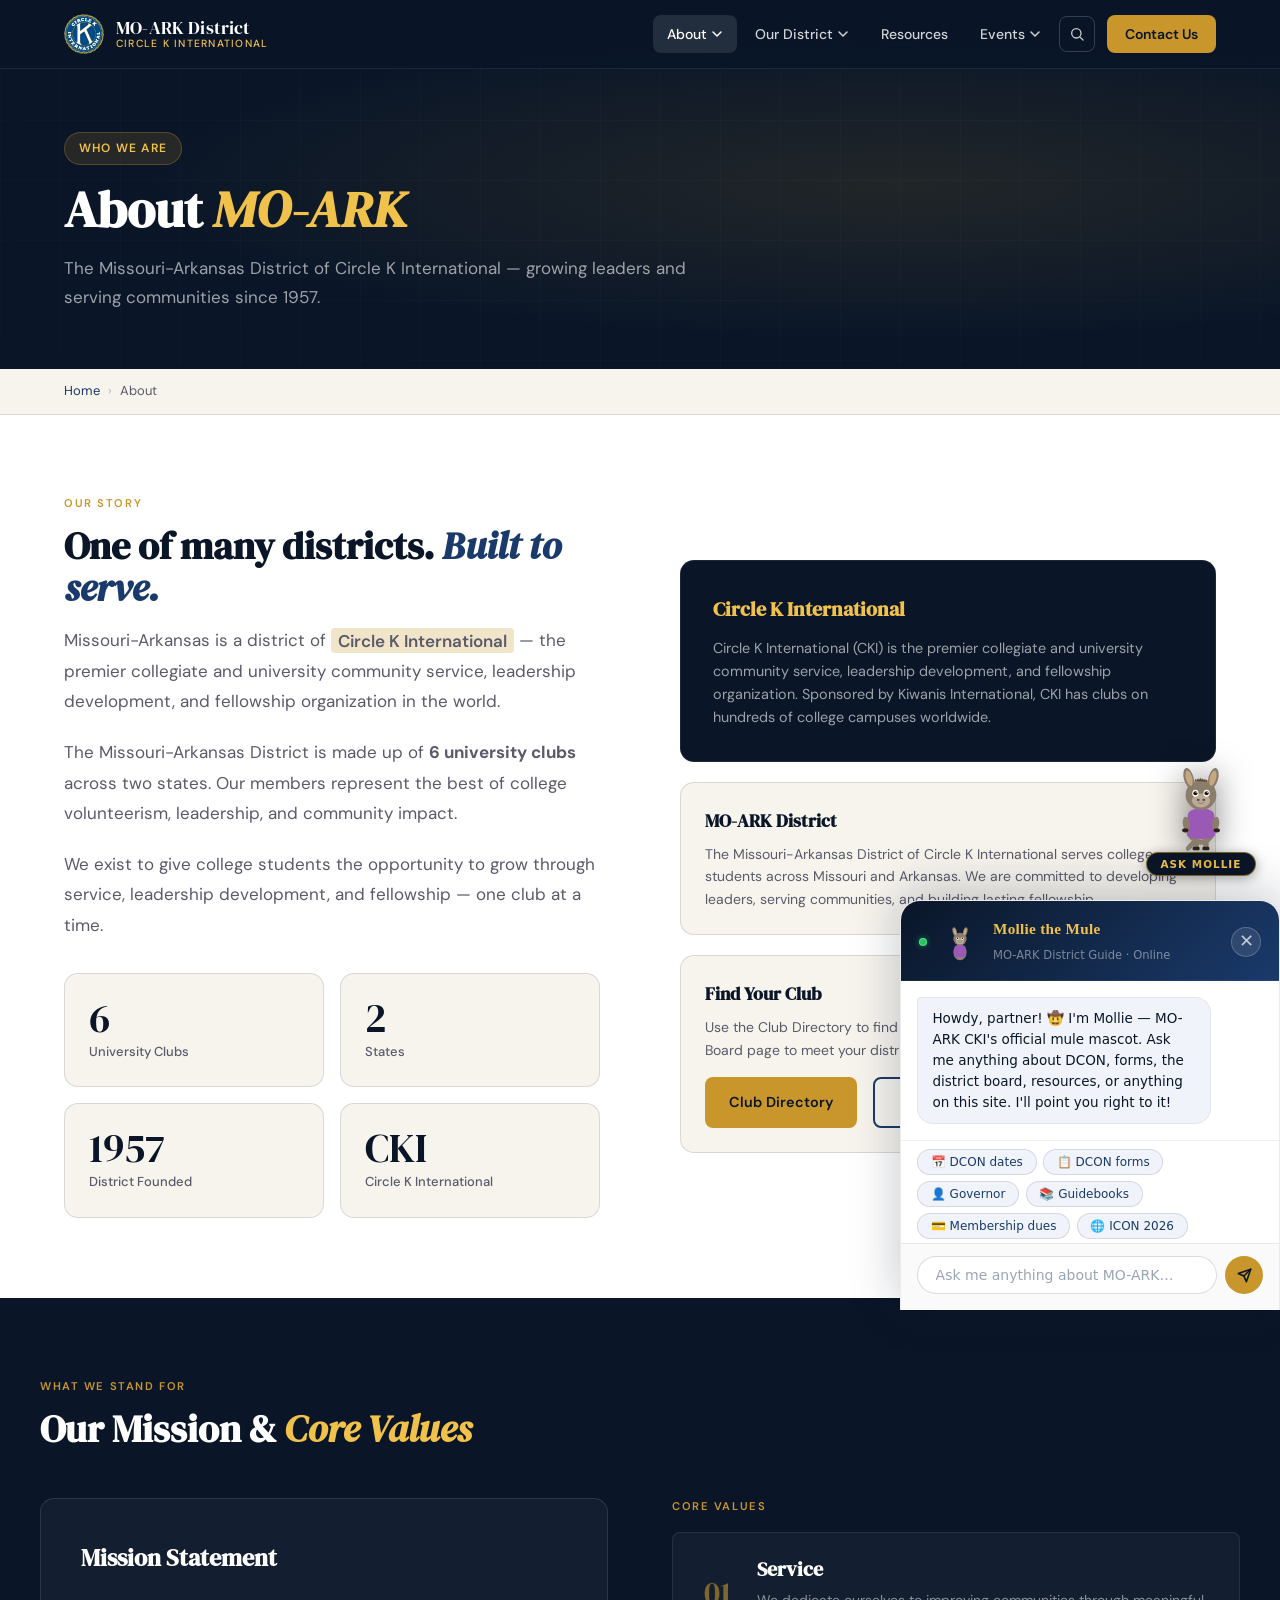
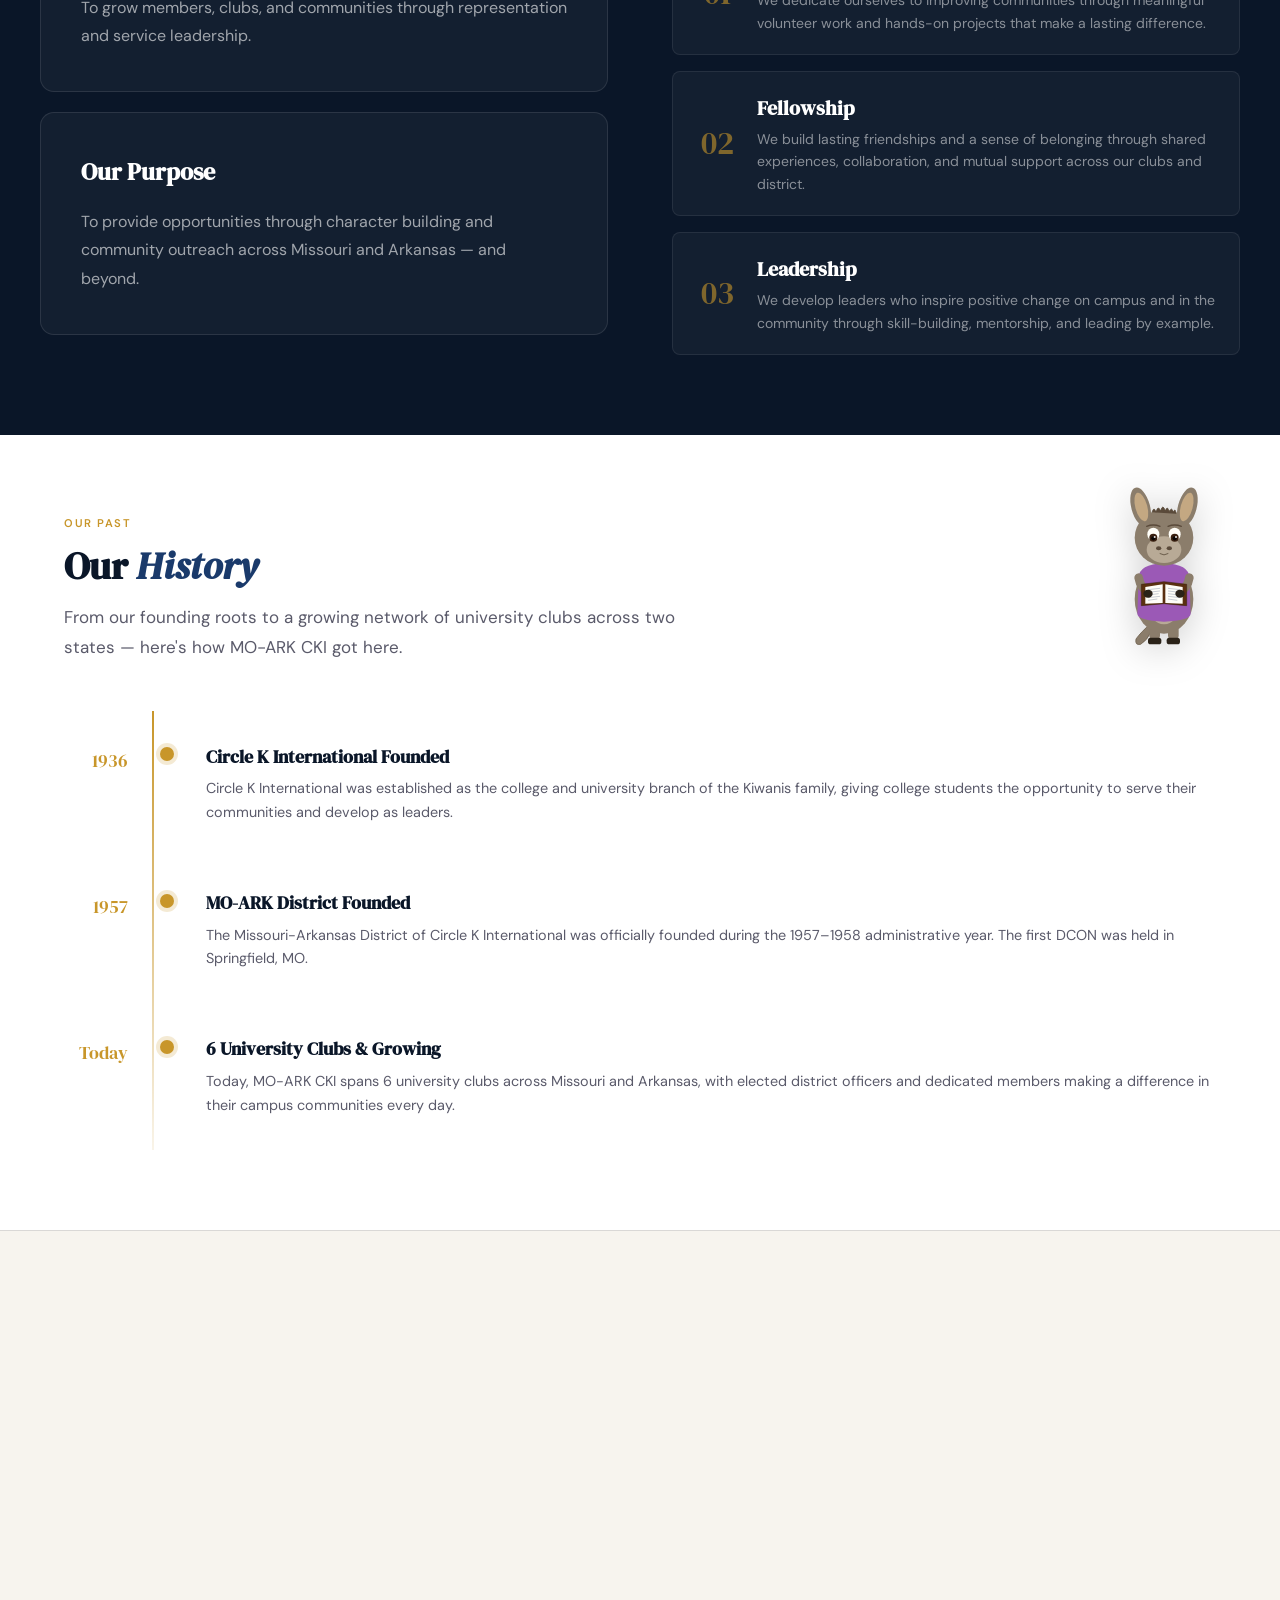
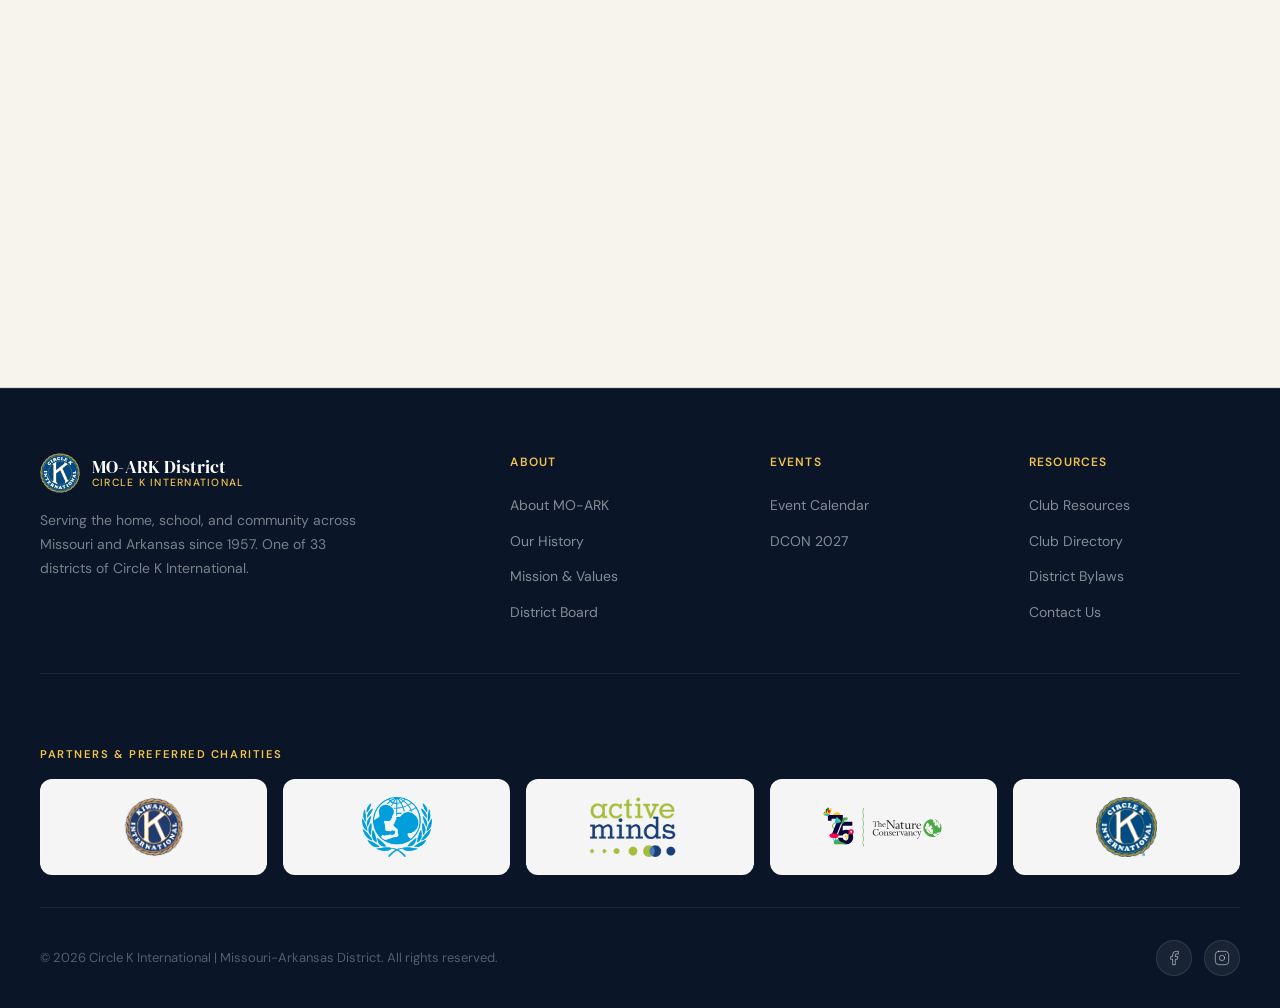
<file: about.html>
<!DOCTYPE html>
<html lang="en">
<head>
<script src="mollie-chat.js"></script>
<script src="site-search.js"></script>
<meta charset="UTF-8">
<link rel="icon" type="image/png" href="Images/CircleK-seal.png">
<meta name="viewport" content="width=device-width, initial-scale=1.0">
<title>About | MO-ARK District Circle K</title>
<link rel="preconnect" href="https://fonts.googleapis.com">
<link rel="preconnect" href="https://fonts.gstatic.com" crossorigin>
<link href="https://fonts.googleapis.com/css2?family=DM+Serif+Display:ital@0;1&family=DM+Sans:wght@300;400;500;600&display=swap" rel="stylesheet">
<link rel="stylesheet" href="base.css">
<script src="components.js"></script>
<style>
  /* PAGE HEADER */
  .page-header{padding-top:68px;background:var(--navy);position:relative;overflow:hidden;}
  .page-header-bg{position:absolute;inset:0;background:radial-gradient(ellipse at 70% 50%,rgba(200,150,42,0.12) 0%,transparent 60%);}
  .page-header-grid{position:absolute;inset:0;background-image:linear-gradient(rgba(255,255,255,0.02) 1px,transparent 1px),linear-gradient(90deg,rgba(255,255,255,0.02) 1px,transparent 1px);background-size:60px 60px;mask-image:radial-gradient(ellipse 100% 100% at 50% 50%,black 30%,transparent 100%);}
  .page-header-inner{position:relative;z-index:1;max-width:1200px;margin:0 auto;padding:4rem 1.5rem 3.5rem;}
  .page-eyebrow{display:inline-flex;align-items:center;gap:8px;background:rgba(200,150,42,0.15);border:1px solid rgba(200,150,42,0.3);border-radius:100px;padding:0.375rem 0.875rem;font-size:0.75rem;font-weight:600;color:var(--gold-lt);text-transform:uppercase;letter-spacing:0.1em;margin-bottom:1rem;}
  .page-title{font-family:var(--ff-display);font-size:clamp(2rem,4vw,3.25rem);color:var(--white);line-height:1.1;margin-bottom:1rem;}
  .page-title em{font-style:italic;color:var(--gold-lt);}
  .page-desc{font-size:1.0625rem;color:rgba(255,255,255,0.6);line-height:1.75;max-width:55ch;}

  /* BREADCRUMB */
  .breadcrumb{background:var(--cream);border-bottom:1px solid var(--border);}
  .breadcrumb-inner{max-width:1200px;margin:0 auto;padding:0.75rem 1.5rem;display:flex;align-items:center;gap:0.5rem;font-size:0.8125rem;color:var(--muted);}
  .breadcrumb a{color:var(--blue);transition:color var(--transition);}
  .breadcrumb a:hover{color:var(--navy);}
  .breadcrumb-sep{opacity:0.4;}

  /* SECTIONS */
  .section{padding:5rem 1.5rem;max-width:1200px;margin:0 auto;}
  .section-label{font-size:0.7rem;text-transform:uppercase;letter-spacing:0.14em;font-weight:600;color:var(--gold);margin-bottom:0.75rem;}
  .section-title{font-family:var(--ff-display);font-size:clamp(1.75rem,3vw,2.5rem);line-height:1.1;color:var(--navy);margin-bottom:1rem;}
  .section-title em{font-style:italic;color:var(--blue);}
  .section-desc{font-size:1.0625rem;color:var(--muted);line-height:1.75;max-width:52ch;}
  .section-header{margin-bottom:3rem;}

  /* ABOUT INTRO */
  .about-intro{display:grid;grid-template-columns:1fr 1fr;gap:5rem;align-items:center;}
  .about-intro-text p{font-size:1.0625rem;color:var(--muted);line-height:1.8;margin-bottom:1.25rem;}
  .about-stats{display:grid;grid-template-columns:1fr 1fr;gap:1rem;margin-top:2rem;}
  .about-stat{background:var(--cream);border:1px solid var(--border);border-radius:var(--radius);padding:1.5rem;}
  .about-stat-num{font-family:var(--ff-display);font-size:2.5rem;color:var(--navy);line-height:1;}
  .about-stat-unit{font-size:1rem;color:var(--gold);}
  .about-stat-label{font-size:0.8125rem;color:var(--muted);margin-top:0.25rem;font-weight:500;}
  .about-intro-visual{display:flex;flex-direction:column;gap:1.25rem;}
  .about-card{background:var(--navy);border-radius:var(--radius);padding:2rem;color:var(--white);border:1px solid rgba(255,255,255,0.08);}
  .about-card h4{font-family:var(--ff-display);font-size:1.25rem;color:var(--gold-lt);margin-bottom:0.75rem;}
  .about-card p{font-size:0.9rem;color:rgba(255,255,255,0.6);line-height:1.6;}
  .about-card-sm{background:var(--cream);border-radius:var(--radius);padding:1.5rem;border:1px solid var(--border);}
  .about-card-sm h4{font-family:var(--ff-display);font-size:1.1rem;color:var(--navy);margin-bottom:0.5rem;}
  .about-card-sm p{font-size:0.875rem;color:var(--muted);line-height:1.6;}

  /* MISSION & VALUES */
  .mission-bg{background:var(--navy);padding:5rem 1.5rem;}
  .mission-inner{max-width:1200px;margin:0 auto;}
  .mission-grid{display:grid;grid-template-columns:1fr 1fr;gap:4rem;align-items:start;margin-top:3rem;}
  .mission-block{background:rgba(255,255,255,0.04);border:1px solid rgba(255,255,255,0.1);border-radius:var(--radius);padding:2.5rem;}
  .mission-block h3{font-family:var(--ff-display);font-size:1.5rem;color:var(--white);margin-bottom:1rem;}
  .mission-block p{font-size:1rem;color:rgba(255,255,255,0.6);line-height:1.8;}
  .values-list{display:flex;flex-direction:column;gap:1rem;margin-top:1rem;}
  .value-item{display:flex;align-items:center;gap:1rem;padding:1.25rem;background:rgba(255,255,255,0.04);border:1px solid rgba(255,255,255,0.08);border-radius:var(--radius-sm);transition:border-color var(--transition),background var(--transition);}
  .value-item:hover{background:rgba(200,150,42,0.1);border-color:rgba(200,150,42,0.3);}
  .value-num{font-family:var(--ff-display);font-size:2rem;color:var(--gold);opacity:0.6;width:3rem;flex-shrink:0;text-align:center;}
  .value-info h4{font-family:var(--ff-display);font-size:1.25rem;color:var(--white);margin-bottom:0.25rem;}
  .value-info p{font-size:0.875rem;color:rgba(255,255,255,0.5);line-height:1.6;}
  .mission-label-light{font-size:0.7rem;text-transform:uppercase;letter-spacing:0.14em;font-weight:600;color:var(--gold);margin-bottom:0.75rem;}
  .mission-title-light{font-family:var(--ff-display);font-size:clamp(1.75rem,3vw,2.5rem);color:var(--white);line-height:1.1;margin-bottom:1rem;}
  .mission-title-light em{color:var(--gold-lt);font-style:italic;}

  /* K-FAMILY ROW */
  .kfam-section{background:var(--cream);border-top:1px solid var(--border);border-bottom:1px solid var(--border);}
  .kfam-grid{display:grid;grid-template-columns:repeat(6,1fr);gap:1.25rem;margin-top:2.5rem;}
  .kfam-card{position:relative;background:var(--white);border:1px solid var(--border);border-radius:var(--radius);padding:1.5rem 1rem 1.25rem;display:flex;flex-direction:column;align-items:center;text-align:center;transition:border-color var(--transition),transform var(--transition),box-shadow var(--transition);}
  .kfam-card:hover{border-color:rgba(200,150,42,0.55);transform:translateY(-4px);box-shadow:0 12px 32px rgba(10,22,40,0.12),0 0 0 1px rgba(200,150,42,0.15);}
  .kfam-card.kfam-self{border-color:var(--gold);background:linear-gradient(180deg,rgba(200,150,42,0.07) 0%,#fff 70%);box-shadow:0 0 0 1px rgba(200,150,42,0.25);}
  .kfam-card.kfam-self::before{content:'YOU ARE HERE';position:absolute;top:0.5rem;right:0.5rem;font-size:0.55rem;font-weight:700;letter-spacing:0.1em;color:var(--gold);background:rgba(200,150,42,0.12);border:1px solid rgba(200,150,42,0.4);padding:0.18rem 0.5rem;border-radius:100px;}
  .kfam-seal{width:96px;height:96px;display:flex;align-items:center;justify-content:center;margin-bottom:0.85rem;}
  .kfam-seal img{width:100%;height:100%;object-fit:contain;display:block;}
  .kfam-name{font-family:var(--ff-display);font-size:1rem;color:var(--navy);line-height:1.2;margin-bottom:0.3rem;}
  .kfam-tier{font-size:0.62rem;text-transform:uppercase;letter-spacing:0.1em;font-weight:700;color:var(--gold);background:rgba(200,150,42,0.1);padding:0.18rem 0.55rem;border-radius:100px;margin-bottom:0.6rem;}
  .kfam-desc{font-size:0.78rem;color:var(--muted);line-height:1.5;flex:1;margin-bottom:0.85rem;}
  .kfam-link{font-size:0.7rem;font-weight:700;color:var(--blue);text-transform:uppercase;letter-spacing:0.08em;display:inline-flex;align-items:center;gap:0.25rem;transition:color var(--transition),gap var(--transition);}
  .kfam-link:hover{color:var(--navy);gap:0.45rem;}
  @media(max-width:1024px){.kfam-grid{grid-template-columns:repeat(3,1fr);}}
  @media(max-width:600px){.kfam-grid{grid-template-columns:repeat(2,1fr);}.kfam-seal{width:78px;height:78px;}}

  /* HISTORY */
  .history-timeline{display:flex;flex-direction:column;gap:0;position:relative;margin-top:2rem;}
  .history-timeline::before{content:'';position:absolute;left:5.5rem;top:0;bottom:0;width:2px;background:linear-gradient(to bottom,var(--gold),rgba(200,150,42,0.1));}
  .history-item{display:flex;gap:2rem;align-items:flex-start;padding:2rem 0;}
  .history-year{width:4rem;flex-shrink:0;font-family:var(--ff-display);font-size:1.1rem;color:var(--gold);text-align:right;padding-top:0.25rem;}
  .history-dot{width:14px;height:14px;border-radius:50%;background:var(--gold);flex-shrink:0;margin-top:0.3rem;z-index:1;box-shadow:0 0 0 4px rgba(200,150,42,0.2);}
  .history-content{flex:1;}
  .history-content h4{font-family:var(--ff-display);font-size:1.125rem;color:var(--navy);margin-bottom:0.375rem;}
  .history-content p{font-size:0.9rem;color:var(--muted);line-height:1.65;}

  /* SUB-PAGE LINKS */
  .subpage-nav{display:flex;gap:1rem;flex-wrap:wrap;margin-top:2rem;}
  .subpage-btn{display:inline-flex;align-items:center;gap:0.5rem;padding:0.75rem 1.5rem;border-radius:var(--radius-sm);font-size:0.9rem;font-weight:600;transition:all var(--transition);}
  .subpage-btn-primary{background:var(--gold);color:var(--navy);}
  .subpage-btn-primary:hover{background:var(--gold-lt);transform:translateY(-2px);box-shadow:0 6px 20px rgba(200,150,42,0.4);}
  .subpage-btn-outline{background:transparent;color:var(--blue);border:2px solid var(--blue);}
  .subpage-btn-outline:hover{background:var(--blue);color:var(--white);transform:translateY(-2px);}

  /* FOOTER */
  footer{background:var(--navy);border-top:1px solid rgba(255,255,255,0.08);padding:4rem 1.5rem 2rem;}
  .footer-inner{max-width:1200px;margin:0 auto;}
  .footer-top{display:grid;grid-template-columns:2fr 1fr 1fr 1fr;gap:3rem;padding-bottom:3rem;border-bottom:1px solid rgba(255,255,255,0.08);margin-bottom:2.5rem;}
  .footer-brand p{font-size:0.875rem;color:rgba(255,255,255,0.45);line-height:1.7;margin-top:1rem;max-width:32ch;}
  .footer-col h4{font-size:0.75rem;text-transform:uppercase;letter-spacing:0.1em;color:var(--gold-lt);font-weight:600;margin-bottom:1.25rem;}
  .footer-col ul{display:flex;flex-direction:column;gap:0.625rem;}
  .footer-col ul li a{font-size:0.875rem;color:rgba(255,255,255,0.5);transition:color var(--transition);}
  .footer-col ul li a:hover{color:var(--white);}
  .footer-bottom{display:flex;align-items:center;justify-content:space-between;flex-wrap:wrap;gap:1rem;}
  .footer-copy{font-size:0.8125rem;color:rgba(255,255,255,0.3);}
  .footer-socials{display:flex;gap:0.75rem;}
  .footer-social{width:36px;height:36px;background:rgba(255,255,255,0.06);border:1px solid rgba(255,255,255,0.1);border-radius:50%;display:flex;align-items:center;justify-content:center;color:rgba(255,255,255,0.5);transition:background var(--transition),color var(--transition),border-color var(--transition);}
  .footer-social:hover{background:var(--gold);border-color:var(--gold);color:var(--navy);}
  .footer-social svg{width:16px;height:16px;}

  /* ANIMATIONS */
  .fade-in{opacity:0;transform:translateY(20px);transition:opacity 0.6s ease,transform 0.6s ease;}
  .fade-in.visible{opacity:1;transform:translateY(0);}

  /* RESPONSIVE */
  @media(max-width:1024px){.about-intro{grid-template-columns:1fr;gap:3rem;}.mission-grid{grid-template-columns:1fr;gap:2rem;}.footer-top{grid-template-columns:1fr 1fr;gap:2rem;}}
  @media(max-width:768px){.nav-links{display:none;}.nav-toggle{display:flex;}.about-stats{grid-template-columns:1fr 1fr;}.history-timeline::before{left:4.5rem;}.footer-top{grid-template-columns:1fr;gap:2rem;}.mollie-reading{display:none;}}
</style>
</head>
<body>

<!-- NAV -->
<nav class="nav" id="nav">
  <div class="nav-inner">
    <a href="/" class="nav-logo" aria-label="MO-ARK Circle K Home">
      <img src="Images/CircleK-seal.png" alt="Circle K Logo" style="width:40px;height:40px;border-radius:50%;object-fit:cover;">
      <div class="nav-logo-text">
        <span class="nav-logo-name">MO-ARK District</span>
        <span class="nav-logo-sub">Circle K International</span>
      </div>
    </a>
    <ul class="nav-links" role="list">
      <li class="nav-item">
        <a href="about" class="nav-link active">About
          <svg viewBox="0 0 12 12" fill="none" stroke="currentColor" stroke-width="1.5" stroke-linecap="round"><path d="M2 4l4 4 4-4"/></svg>
        </a>
        <div class="nav-dropdown">
          <a href="about">About MO-ARK</a>
          <a href="about#history">Our History</a>
          <a href="about#mission">Mission &amp; Values</a>
          <div class="nav-dropdown-divider"></div>
          <a href="contact">Contact Us</a>
        </div>
      </li>
      <li class="nav-item">
        <a href="our-district" class="nav-link">Our District
          <svg viewBox="0 0 12 12" fill="none" stroke="currentColor" stroke-width="1.5" stroke-linecap="round"><path d="M2 4l4 4 4-4"/></svg>
        </a>
        <div class="nav-dropdown">
          <a href="our-district#board">District Board</a>
          <a href="our-district#clubs">Club Directory</a>
          <a href="our-district#bylaws">District Bylaws</a>
        </div>
      </li>
      <li><a href="resources" class="nav-link">Resources</a></li>
      <li class="nav-item">
        <a href="dcon" class="nav-link">Events
          <svg viewBox="0 0 12 12" fill="none" stroke="currentColor" stroke-width="1.5" stroke-linecap="round"><path d="M2 4l4 4 4-4"/></svg>
        </a>
        <div class="nav-dropdown">
          <a href="dcon">DCON 2027</a>
          <a href="dcon#calendar">Event Calendar</a>
          <a href="resources#forms">DCON Forms</a>
        </div>
      </li>
      <li><a href="contact" class="nav-cta nav-link">Contact Us</a></li>
    </ul>
    <button class="nav-toggle" id="navToggle" aria-label="Toggle menu" aria-expanded="false">
      <span></span><span></span><span></span>
    </button>
  </div>
</nav>
<div class="nav-mobile" id="navMobile">
  <div class="nav-mobile-section">About</div>
  <a href="about">About MO-ARK</a>
  <a href="about#history">Our History</a>
  <a href="about#mission">Mission &amp; Values</a>
  <div class="nav-mobile-section">District</div>
  <a href="our-district#board">District Board</a>
  <a href="our-district#clubs">Club Directory</a>
  <a href="our-district#bylaws">District Bylaws</a>
  <div class="nav-mobile-section">Events &amp; Resources</div>
  <a href="resources">Resources</a>
  <a href="dcon">DCON 2027</a>
  <div class="nav-mobile-section">Connect</div>
  <a href="contact">Contact Us</a>
</div>

<!-- PAGE HEADER -->
<div class="page-header">
  <div class="page-header-bg"></div>
  <div class="page-header-grid"></div>
  <div class="page-header-inner">
    <div class="page-eyebrow">Who We Are</div>
    <h1 class="page-title">About <em>MO-ARK</em></h1>
    <p class="page-desc">The Missouri-Arkansas District of Circle K International — growing leaders and serving communities since 1957.</p>
  </div>
</div>

<div class="breadcrumb">
  <div class="breadcrumb-inner">
    <a href="/">Home</a>
    <span class="breadcrumb-sep">›</span>
    <span>About</span>
  </div>
</div>

<!-- ABOUT INTRO -->
<div class="section">
  <div class="about-intro">
    <div class="about-intro-text fade-in">
      <div class="section-label">Our Story</div>
      <h2 class="section-title">One of many districts. <em>Built to serve.</em></h2>
      <p>Missouri-Arkansas is a district of <span style="background:rgba(200,150,42,0.25);padding:0.1em 0.4em;border-radius:4px;font-weight:600;">Circle K International</span> — the premier collegiate and university community service, leadership development, and fellowship organization in the world.</p>
      <p>The Missouri-Arkansas District is made up of <strong>6 university clubs</strong> across two states. Our members represent the best of college volunteerism, leadership, and community impact.</p>
      <p>We exist to give college students the opportunity to grow through service, leadership development, and fellowship — one club at a time.</p>
      <div class="about-stats">
        <div class="about-stat">
          <div class="about-stat-num">6</div>
          <div class="about-stat-label">University Clubs</div>
        </div>
        <div class="about-stat">
          <div class="about-stat-num">2</div>
          <div class="about-stat-label">States</div>
        </div>
        <div class="about-stat">
          <div class="about-stat-num">1957</div>
          <div class="about-stat-label">District Founded</div>
        </div>
        <div class="about-stat">
          <div class="about-stat-num">CKI</div>
          <div class="about-stat-label">Circle K International</div>
        </div>
      </div>
    </div>
    <div class="about-intro-visual fade-in">
      <div class="about-card">
        <h4>Circle K International</h4>
        <p>Circle K International (CKI) is the premier collegiate and university community service, leadership development, and fellowship organization. Sponsored by Kiwanis International, CKI has clubs on hundreds of college campuses worldwide.</p>
      </div>
      <div class="about-card-sm">
        <h4>MO-ARK District</h4>
        <p>The Missouri-Arkansas District of Circle K International serves college students across Missouri and Arkansas. We are committed to developing leaders, serving communities, and building lasting fellowship.</p>
      </div>
      <div class="about-card-sm">
        <h4>Find Your Club</h4>
        <p>Use the Club Directory to find a Circle K club at your university, and the Board page to meet your district officers.</p>
        <div class="subpage-nav" style="margin-top:1rem;">
          <a href="our-district#clubs" class="subpage-btn subpage-btn-primary">Club Directory</a>
          <a href="our-district#board" class="subpage-btn subpage-btn-outline">District Board</a>
        </div>
      </div>
    </div>
  </div>
</div>

<!-- MISSION & VALUES -->
<div class="mission-bg" id="mission">
  <div class="mission-inner">
    <div class="fade-in">
      <div class="mission-label-light">What We Stand For</div>
      <h2 class="mission-title-light">Our Mission &amp; <em>Core Values</em></h2>
    </div>
    <div class="mission-grid">
      <div class="fade-in">
        <div class="mission-block">
          <h3>Mission Statement</h3>
          <p>To grow members, clubs, and communities through representation and service leadership.</p>
        </div>
        <div class="mission-block" style="margin-top:1.25rem;">
          <h3>Our Purpose</h3>
          <p>To provide opportunities through character building and community outreach across Missouri and Arkansas — and beyond.</p>
        </div>
      </div>
      <div class="fade-in">
        <div class="mission-label-light" style="margin-bottom:1rem;">Core Values</div>
        <div class="values-list">
          <div class="value-item">
            <div class="value-num">01</div>
            <div class="value-info">
              <h4>Service</h4>
              <p>We dedicate ourselves to improving communities through meaningful volunteer work and hands-on projects that make a lasting difference.</p>
            </div>
          </div>
          <div class="value-item">
            <div class="value-num">02</div>
            <div class="value-info">
              <h4>Fellowship</h4>
              <p>We build lasting friendships and a sense of belonging through shared experiences, collaboration, and mutual support across our clubs and district.</p>
            </div>
          </div>
          <div class="value-item">
            <div class="value-num">03</div>
            <div class="value-info">
              <h4>Leadership</h4>
              <p>We develop leaders who inspire positive change on campus and in the community through skill-building, mentorship, and leading by example.</p>
            </div>
          </div>
        </div>
      </div>
    </div>
  </div>
</div>

<!-- HISTORY -->
<div class="section" id="history" style="position:relative;">
  <!-- Mollie reading a book — sits in the top-right of the history section -->
  <div class="mollie-reading fade-in" aria-hidden="true" style="position:absolute;top:1.5rem;right:1rem;width:120px;height:auto;pointer-events:none;">
    <svg viewBox="0 0 180 280" xmlns="http://www.w3.org/2000/svg" style="width:100%;height:auto;filter:drop-shadow(0 6px 18px rgba(0,0,0,0.18));display:block;">
      <!-- Tail -->
      <path d="M72 245 Q55 260 48 270 Q46 280 55 278 Q65 272 70 260" fill="#8B7D6B" stroke="#6B5D4B" stroke-width="1.2"/>
      <!-- Legs -->
      <rect x="68" y="248" width="16" height="24" rx="7" fill="#8B7D6B"/>
      <rect x="96" y="248" width="16" height="24" rx="7" fill="#8B7D6B"/>
      <!-- Hooves -->
      <rect x="66" y="268" width="20" height="10" rx="4" fill="#2A2218"/>
      <rect x="94" y="268" width="20" height="10" rx="4" fill="#2A2218"/>
      <!-- Body -->
      <ellipse cx="90" cy="210" rx="44" ry="52" fill="#8B7D6B"/>
      <!-- Belly -->
      <ellipse cx="90" cy="218" rx="24" ry="30" fill="#B8AA96"/>
      <!-- Shirt -->
      <path d="M52 178 Q52 158 90 156 Q128 158 128 178 L130 232 Q130 242 90 244 Q50 242 50 232 Z" fill="#9B59B6"/>
      <!-- Head -->
      <ellipse cx="90" cy="118" rx="44" ry="42" fill="#8B7D6B"/>
      <!-- Big mule ears -->
      <ellipse cx="55" cy="72" rx="14" ry="30" fill="#8B7D6B" transform="rotate(-15,55,72)"/>
      <ellipse cx="125" cy="72" rx="14" ry="30" fill="#8B7D6B" transform="rotate(15,125,72)"/>
      <!-- Inner ears -->
      <ellipse cx="56" cy="72" rx="9" ry="22" fill="#C4A882" transform="rotate(-15,56,72)"/>
      <ellipse cx="124" cy="72" rx="9" ry="22" fill="#C4A882" transform="rotate(15,124,72)"/>
      <!-- Mane -->
      <path d="M72 80 Q75 70 78 80 Q81 68 85 78 Q88 66 92 78 Q95 68 98 80 Q101 70 104 80 Q107 72 108 82" fill="#5A4A3A" stroke="#5A4A3A" stroke-width="1"/>
      <!-- Muzzle -->
      <ellipse cx="90" cy="136" rx="26" ry="20" fill="#B8AA96"/>
      <!-- Nostrils -->
      <ellipse cx="82" cy="134" rx="4" ry="3" fill="#5A4A3A"/>
      <ellipse cx="98" cy="134" rx="4" ry="3" fill="#5A4A3A"/>
      <path d="M84 142 Q90 146 96 142" stroke="#6B5D4B" stroke-width="1.5" fill="none" stroke-linecap="round"/>
      <!-- Eyes looking DOWN at the book -->
      <ellipse cx="74" cy="113" rx="9" ry="10" fill="#FFFEF8"/>
      <ellipse cx="106" cy="113" rx="9" ry="10" fill="#FFFEF8"/>
      <circle cx="74" cy="118" r="6" fill="#3A2010"/>
      <circle cx="106" cy="118" r="6" fill="#3A2010"/>
      <circle cx="74" cy="119" r="3.2" fill="#0A0604"/>
      <circle cx="106" cy="119" r="3.2" fill="#0A0604"/>
      <circle cx="76" cy="117" r="1.5" fill="white" opacity=".9"/>
      <circle cx="108" cy="117" r="1.5" fill="white" opacity=".9"/>
      <!-- Eyebrows (concentrated) -->
      <path d="M64 101 Q74 97 84 101" stroke="#5A4A3A" stroke-width="2" fill="none" stroke-linecap="round"/>
      <path d="M96 101 Q106 97 116 101" stroke="#5A4A3A" stroke-width="2" fill="none" stroke-linecap="round"/>
      <!-- Arms reaching forward to grip the book -->
      <path d="M52 178 Q55 195 68 200" stroke="#8B7D6B" stroke-width="13" fill="none" stroke-linecap="round"/>
      <path d="M128 178 Q125 195 112 200" stroke="#8B7D6B" stroke-width="13" fill="none" stroke-linecap="round"/>
      <!-- Open book -->
      <path d="M56 188 L90 184 L124 188 L124 220 L90 217 L56 220 Z" fill="#5A3010" stroke="#3A2010" stroke-width="0.8"/>
      <path d="M62 192 L88 188 L88 216 L62 217 Z" fill="#FFFEF8"/>
      <path d="M92 188 L118 192 L118 217 L92 216 Z" fill="#FFFEF8"/>
      <!-- Page text lines -->
      <line x1="66" y1="196" x2="84" y2="194" stroke="#8A95A8" stroke-width="0.7"/>
      <line x1="66" y1="200" x2="84" y2="198" stroke="#8A95A8" stroke-width="0.7"/>
      <line x1="66" y1="204" x2="82" y2="202" stroke="#8A95A8" stroke-width="0.7"/>
      <line x1="66" y1="208" x2="84" y2="206" stroke="#8A95A8" stroke-width="0.7"/>
      <line x1="66" y1="212" x2="80" y2="210" stroke="#8A95A8" stroke-width="0.7"/>
      <line x1="96" y1="194" x2="114" y2="196" stroke="#8A95A8" stroke-width="0.7"/>
      <line x1="96" y1="198" x2="114" y2="200" stroke="#8A95A8" stroke-width="0.7"/>
      <line x1="96" y1="202" x2="112" y2="204" stroke="#8A95A8" stroke-width="0.7"/>
      <line x1="96" y1="206" x2="114" y2="208" stroke="#8A95A8" stroke-width="0.7"/>
      <line x1="96" y1="210" x2="110" y2="212" stroke="#8A95A8" stroke-width="0.7"/>
      <!-- Hooves gripping book -->
      <ellipse cx="66" cy="202" rx="7" ry="6" fill="#2A2218"/>
      <ellipse cx="114" cy="202" rx="7" ry="6" fill="#2A2218"/>
    </svg>
  </div>

  <div class="section-header fade-in" style="position:relative;z-index:1;max-width:calc(100% - 150px);">
    <div class="section-label">Our Past</div>
    <h2 class="section-title">Our <em>History</em></h2>
    <p class="section-desc">From our founding roots to a growing network of university clubs across two states — here's how MO-ARK CKI got here.</p>
  </div>
  <div class="history-timeline">
    <div class="history-item fade-in">
      <div class="history-year">1936</div>
      <div class="history-dot"></div>
      <div class="history-content">
        <h4>Circle K International Founded</h4>
        <p>Circle K International was established as the college and university branch of the Kiwanis family, giving college students the opportunity to serve their communities and develop as leaders.</p>
      </div>
    </div>
    <div class="history-item fade-in">
      <div class="history-year">1957</div>
      <div class="history-dot"></div>
      <div class="history-content">
        <h4>MO-ARK District Founded</h4>
        <p>The Missouri-Arkansas District of Circle K International was officially founded during the 1957–1958 administrative year. The first DCON was held in Springfield, MO.</p>
      </div>
    </div>
    <div class="history-item fade-in">
      <div class="history-year">Today</div>
      <div class="history-dot"></div>
      <div class="history-content">
        <h4>6 University Clubs & Growing</h4>
        <p>Today, MO-ARK CKI spans 6 university clubs across Missouri and Arkansas, with elected district officers and dedicated members making a difference in their campus communities every day.</p>
      </div>
    </div>
  </div>
</div>

<!-- K-FAMILY -->
<div class="kfam-section">
  <div class="section">
    <div class="section-header fade-in">
      <div class="section-label">The K-Family</div>
      <h2 class="section-title">Part of a <em>Bigger Family</em></h2>
      <p class="section-desc">Circle K is one of six service leadership programs sponsored by Kiwanis International — a global family of clubs from elementary school through adulthood, all dedicated to serving the children of the world.</p>
    </div>
    <div class="kfam-grid">

      <a href="https://www.kiwanis.org" target="_blank" rel="noopener" class="kfam-card fade-in">
        <div class="kfam-seal"><img src="Images/Kiwanis-seal.png" alt="Kiwanis International seal"></div>
        <div class="kfam-name">Kiwanis International</div>
        <div class="kfam-tier">Adults · Parent Org</div>
        <p class="kfam-desc">The global parent organization that founded and sponsors every program in the K-Family.</p>
        <span class="kfam-link">Visit kiwanis.org →</span>
      </a>

      <a href="https://www.circlek.org" target="_blank" rel="noopener" class="kfam-card kfam-self fade-in">
        <div class="kfam-seal"><img src="Images/CircleK-seal.png" alt="Circle K International seal"></div>
        <div class="kfam-name">Circle K International</div>
        <div class="kfam-tier">College / University</div>
        <p class="kfam-desc">CKI is the premier collegiate service leadership organization — and where MO-ARK lives.</p>
        <span class="kfam-link">Visit circlek.org →</span>
      </a>

      <a href="https://www.keyclub.org" target="_blank" rel="noopener" class="kfam-card fade-in">
        <div class="kfam-seal"><img src="Images/KeyClub-seal.jpg" alt="Key Club International seal"></div>
        <div class="kfam-name">Key Club International</div>
        <div class="kfam-tier">High School</div>
        <p class="kfam-desc">High school students serving home, school, and community through service leadership.</p>
        <span class="kfam-link">Visit keyclub.org →</span>
      </a>

      <a href="https://www.buildersclub.org" target="_blank" rel="noopener" class="kfam-card fade-in">
        <div class="kfam-seal"><img src="Images/BuildersClub-seal.jpg" alt="Builders Club seal"></div>
        <div class="kfam-name">Builders Club</div>
        <div class="kfam-tier">Middle School</div>
        <p class="kfam-desc">Middle-school service club that builds character and leadership through community projects.</p>
        <span class="kfam-link">Visit buildersclub.org →</span>
      </a>

      <a href="https://www.kkids.org" target="_blank" rel="noopener" class="kfam-card fade-in">
        <div class="kfam-seal"><img src="Images/KKids-Seal.jpg" alt="K-Kids seal"></div>
        <div class="kfam-name">K-Kids</div>
        <div class="kfam-tier">Elementary</div>
        <p class="kfam-desc">Elementary school students learning leadership and service through age-appropriate projects.</p>
        <span class="kfam-link">Visit kkids.org →</span>
      </a>

      <a href="https://www.aktionclub.org" target="_blank" rel="noopener" class="kfam-card fade-in">
        <div class="kfam-seal"><img src="Images/AktionClub-seal.jpg" alt="Aktion Club seal"></div>
        <div class="kfam-name">Aktion Club</div>
        <div class="kfam-tier">Adults with Disabilities</div>
        <p class="kfam-desc">The only service club for adults living with disabilities — making a difference in their communities.</p>
        <span class="kfam-link">Visit aktionclub.org →</span>
      </a>

    </div>
  </div>
</div>

<!-- FOOTER -->
<footer>
  <div class="footer-inner">
    <div class="footer-top">
      <div class="footer-brand">
        <div class="nav-logo" style="margin-bottom:0.5rem;">
          <img src="Images/CircleK-seal.png" alt="Circle K Logo" style="width:40px;height:40px;border-radius:50%;object-fit:cover;">
          <div class="nav-logo-text">
            <span class="nav-logo-name">MO-ARK District</span>
            <span class="nav-logo-sub">Circle K International</span>
          </div>
        </div>
        <p>Serving the home, school, and community across Missouri and Arkansas since 1957. One of 33 districts of Circle K International.</p>
      </div>
      <div class="footer-col">
        <h4>About</h4>
        <ul>
          <li><a href="about">About MO-ARK</a></li>
          <li><a href="about#history">Our History</a></li>
          <li><a href="about#mission">Mission &amp; Values</a></li>
          <li><a href="our-district#board">District Board</a></li>
        </ul>
      </div>
      <div class="footer-col">
        <h4>Events</h4>
        <ul>
          <li><a href="dcon#calendar">Event Calendar</a></li>
          <li><a href="dcon">DCON 2027</a></li>
        </ul>
      </div>
      <div class="footer-col">
        <h4>Resources</h4>
        <ul>
          <li><a href="resources#club">Club Resources</a></li>
          <li><a href="our-district#clubs">Club Directory</a></li>
          <li><a href="our-district#bylaws">District Bylaws</a></li>
          <li><a href="contact">Contact Us</a></li>
        </ul>
      </div>
    </div>

    <div class="footer-partners">
      <div class="footer-partners-label">Partners &amp; Preferred Charities</div>
      <div class="footer-partners-row">
        <a href="https://www.kiwanis.org" target="_blank" rel="noopener" class="footer-partner" title="Kiwanis International — our parent organization"><img src="Images/Kiwanis International Logo.png" alt="Kiwanis International"></a>
        <a href="https://www.unicefusa.org" target="_blank" rel="noopener" class="footer-partner" title="UNICEF — preferred charity"><img src="Images/UNICEF Logo.png" alt="UNICEF"></a>
        <a href="https://www.activeminds.org" target="_blank" rel="noopener" class="footer-partner" title="Active Minds — mental health awareness"><img src="Images/ActiveMindsFooter.png" alt="Active Minds"></a>
        <a href="https://www.nature.org" target="_blank" rel="noopener" class="footer-partner" title="The Nature Conservancy — environmental conservation"><img src="Images/NatureConservancyFooter.svg" alt="The Nature Conservancy"></a>
        <a href="https://www.circlek.org" target="_blank" rel="noopener" class="footer-partner" title="Circle K International"><img src="Images/CircleK-seal.png" alt="Circle K International"></a>
      </div>
    </div>

    <div class="footer-bottom">
      <p class="footer-copy">© 2026 Circle K International | Missouri-Arkansas District. All rights reserved.</p>
      <div class="footer-socials">
        <a href="https://www.facebook.com/moarkcki/" class="footer-social" aria-label="Facebook" target="_blank" rel="noopener"><svg viewBox="0 0 24 24" fill="none" stroke="currentColor" stroke-width="1.5" stroke-linecap="round" stroke-linejoin="round"><path d="M18 2h-3a5 5 0 0 0-5 5v3H7v4h3v8h4v-8h3l1-4h-4V7a1 1 0 0 1 1-1h3z"/></svg></a>
        <a href="https://www.instagram.com/moarkcki" class="footer-social" aria-label="Instagram" target="_blank" rel="noopener"><svg viewBox="0 0 24 24" fill="none" stroke="currentColor" stroke-width="1.5" stroke-linecap="round" stroke-linejoin="round"><rect x="2" y="2" width="20" height="20" rx="5"/><path d="M16 11.37A4 4 0 1 1 12.63 8 4 4 0 0 1 16 11.37z"/><line x1="17.5" y1="6.5" x2="17.51" y2="6.5"/></svg></a>
      </div>
    </div>
  </div>
</footer>

<script>
  const observer = new IntersectionObserver((entries) => {
    entries.forEach((entry, i) => {
      if (entry.isIntersecting) { setTimeout(() => entry.target.classList.add('visible'), i * 80); observer.unobserve(entry.target); }
    });
  }, {threshold:0.12, rootMargin:'0px 0px -40px 0px'});
  document.querySelectorAll('.fade-in').forEach(el => observer.observe(el));
</script>
<script src="transitions.js"></script>
</body>
</html>
</file>
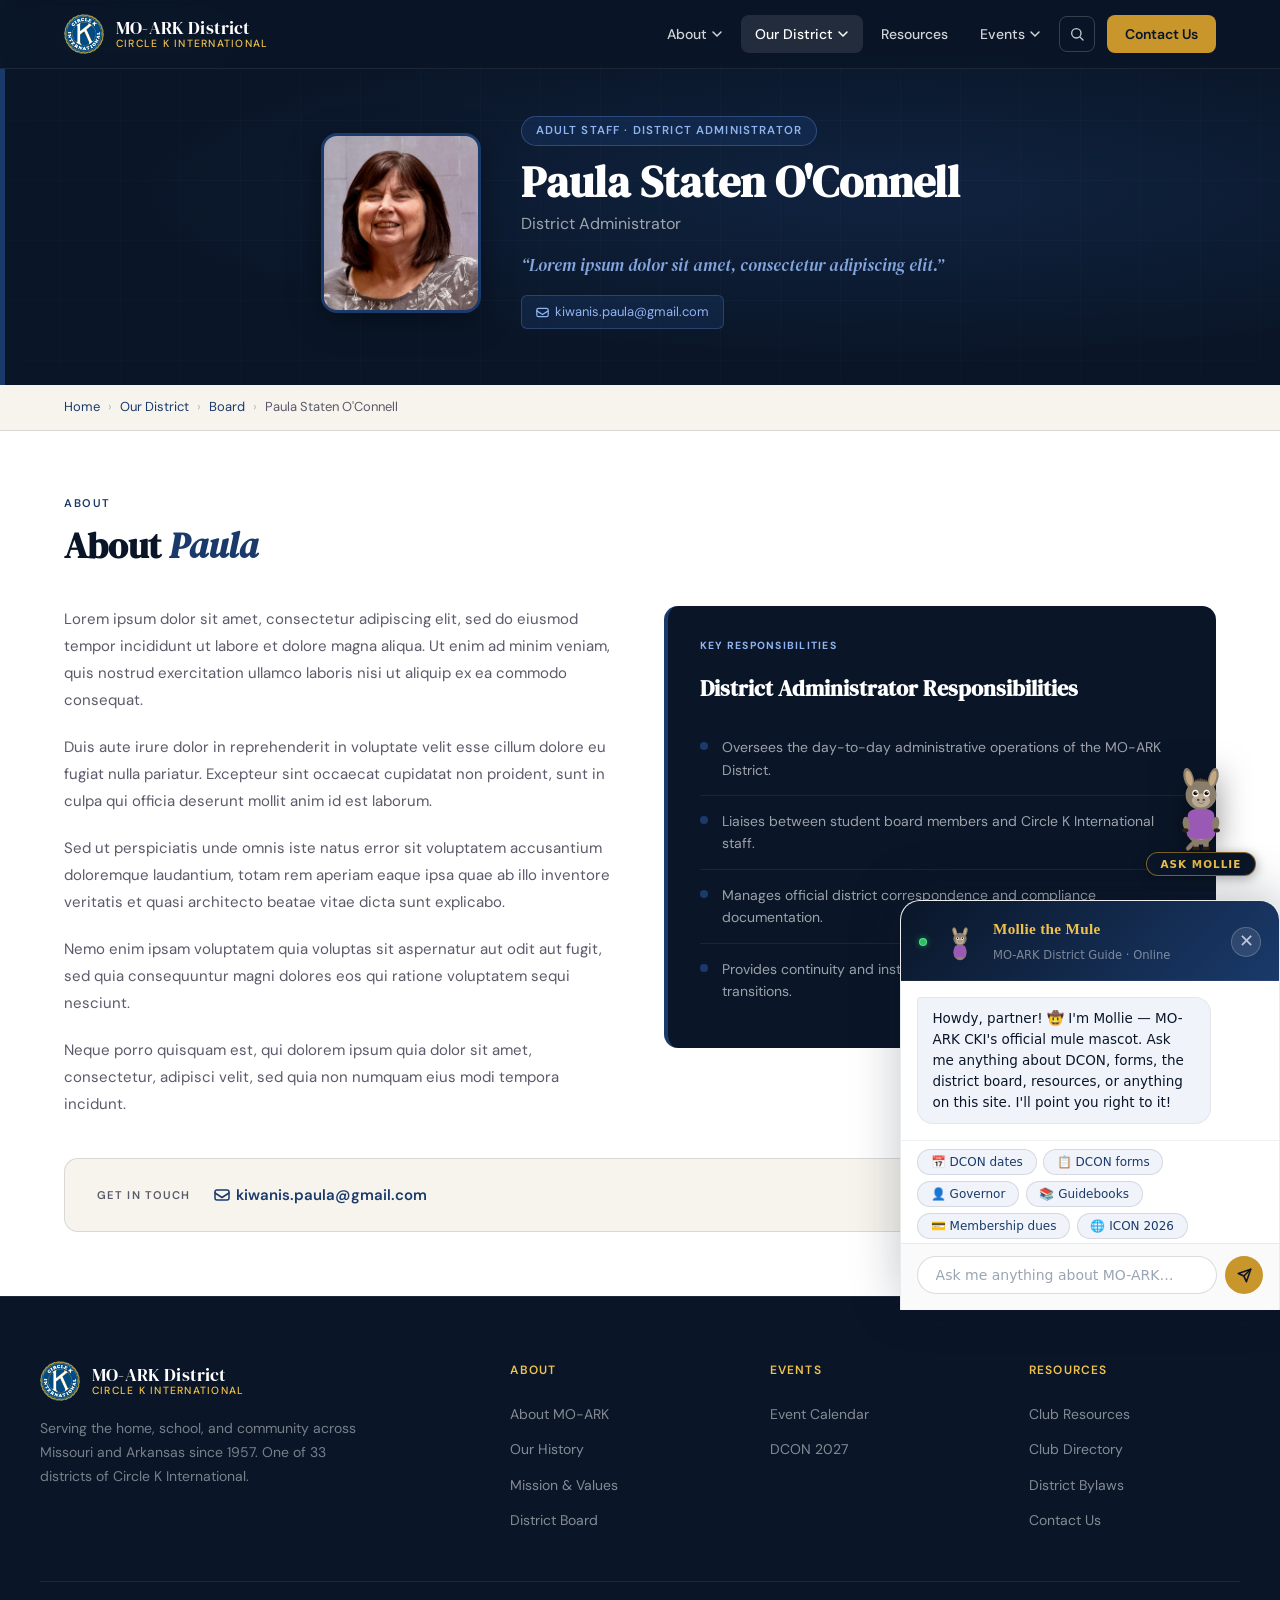
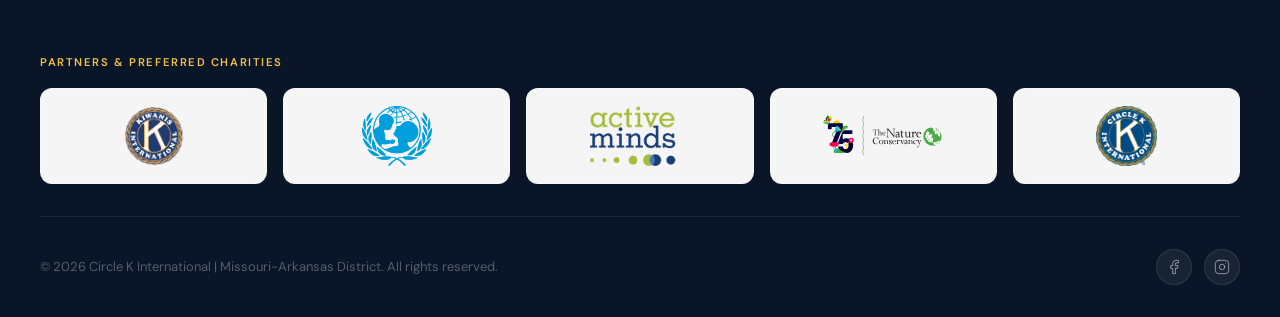
<file: adult-profile.html>
<!DOCTYPE html>
<html lang="en">
<head>
<script src="mollie-chat.js"></script>
<script src="site-search.js"></script>

<meta charset="UTF-8">
<link rel="icon" type="image/png" href="Images/CircleK-seal.png">
<meta name="viewport" content="width=device-width, initial-scale=1.0">
<title>Adult Staff | MO-ARK District Circle K</title>
<link rel="preconnect" href="https://fonts.googleapis.com">
<link rel="preconnect" href="https://fonts.gstatic.com" crossorigin>
<link href="https://fonts.googleapis.com/css2?family=DM+Serif+Display:ital@0;1&family=DM+Sans:wght@300;400;500;600&display=swap" rel="stylesheet">
<link rel="stylesheet" href="base.css">
<script src="components.js"></script>
<style>

/* ── PAGE HERO — uses blue accent instead of gold bar for adults ── */
.adult-hero {
  padding-top: 68px;
  background: var(--navy);
  position: relative;
  overflow: hidden;
  min-height: 340px;
  display: flex;
  flex-direction: column;
  justify-content: flex-end;
}
.adult-hero-bg {
  position: absolute; inset: 0;
  background: radial-gradient(ellipse at 70% 50%, rgba(26,58,107,0.35) 0%, transparent 60%);
}
.adult-hero-grid {
  position: absolute; inset: 0;
  background-image: linear-gradient(rgba(255,255,255,0.02) 1px,transparent 1px),
    linear-gradient(90deg,rgba(255,255,255,0.02) 1px,transparent 1px);
  background-size: 60px 60px;
  mask-image: radial-gradient(ellipse 100% 100% at 50% 50%, black 30%, transparent 100%);
}
.adult-hero-blue-bar {
  position: absolute; left: 0; top: 0; bottom: 0;
  width: 5px;
  background: var(--blue);
}
.adult-hero-inner {
  position: relative; z-index: 1;
  max-width: 1200px; margin: 0 auto;
  padding: 3rem 1.5rem 3.5rem;
  display: flex;
  align-items: center;
  gap: 2.5rem;
}

/* Back button */
.back-btn {
  display: inline-flex; align-items: center; gap: 8px;
  background: rgba(255,255,255,0.08);
  border: 1px solid rgba(255,255,255,0.18);
  color: rgba(255,255,255,0.8);
  font-size: 0.8125rem; font-weight: 600;
  padding: 0.5rem 1.1rem;
  border-radius: 100px;
  transition: all var(--transition);
  position: absolute; top: 1.25rem; left: 1.5rem; z-index: 10;
}
.back-btn:hover {
  background: rgba(255,255,255,0.15);
  color: var(--white);
  transform: translateX(-2px);
}
.back-btn svg { width: 14px; height: 14px; }

/* Profile block */
.profile-img-wrap {
  flex-shrink: 0;
  width: 160px; height: 180px;
  border-radius: 16px;
  overflow: hidden;
  border: 3px solid var(--blue);
  box-shadow: 0 8px 32px rgba(0,0,0,0.4);
  background: var(--blue);
  display: flex; align-items: center; justify-content: center;
}
.profile-img-wrap img {
  width: 100%; height: 100%;
  object-fit: cover; object-position: top center;
}
.profile-avatar {
  font-family: var(--ff-display);
  font-size: 3.5rem;
  color: var(--white);
}
.profile-info { flex: 1; min-width: 0; }
.profile-eyebrow {
  display: inline-flex; align-items: center; gap: 8px;
  background: rgba(26,58,107,0.4);
  border: 1px solid rgba(100,140,220,0.35);
  border-radius: 100px;
  padding: 0.3rem 0.875rem;
  font-size: 0.72rem; font-weight: 600;
  color: #90b4f0;
  text-transform: uppercase; letter-spacing: 0.1em;
  margin-bottom: 0.75rem;
}
.profile-name {
  font-family: var(--ff-display);
  font-size: clamp(1.75rem, 3.5vw, 2.75rem);
  color: var(--white);
  line-height: 1.1;
  margin-bottom: 0.25rem;
}
.profile-role {
  font-size: 1rem;
  color: rgba(255,255,255,0.6);
  margin-bottom: 1rem;
}
.profile-quote {
  font-family: var(--ff-display);
  font-style: italic;
  font-size: 1.0625rem;
  color: #90b4f0;
  opacity: 0.9;
  line-height: 1.6;
  margin-bottom: 1rem;
  max-width: 50ch;
}
.profile-quote::before { content: '\201C'; }
.profile-quote::after  { content: '\201D'; }
.profile-email {
  display: inline-flex; align-items: center; gap: 6px;
  font-size: 0.8125rem;
  color: #90b4f0;
  background: rgba(26,58,107,0.35);
  border: 1px solid rgba(100,140,220,0.3);
  border-radius: 6px;
  padding: 0.35rem 0.875rem;
  transition: background var(--transition);
}
.profile-email:hover { background: rgba(26,58,107,0.55); }
.profile-email svg { width: 13px; height: 13px; }

/* ── BREADCRUMB ── */
.breadcrumb { background: var(--cream); border-bottom: 1px solid var(--border); }
.breadcrumb-inner { max-width: 1200px; margin: 0 auto; padding: 0.75rem 1.5rem; display: flex; align-items: center; gap: 0.5rem; font-size: 0.8125rem; color: var(--muted); }
.breadcrumb a { color: var(--blue); transition: color var(--transition); }
.breadcrumb a:hover { color: var(--navy); }
.breadcrumb-sep { opacity: 0.4; }

/* ── CONTENT ── */
.content-wrap { max-width: 1200px; margin: 0 auto; padding: 0 1.5rem; }
.section-block { padding: 4rem 0; }
.section-block + .section-block { border-top: 1px solid var(--border); }
.section-label { font-size: 0.7rem; text-transform: uppercase; letter-spacing: 0.14em; font-weight: 600; color: var(--blue); margin-bottom: 0.75rem; }
.section-title { font-family: var(--ff-display); font-size: clamp(1.5rem, 3vw, 2.25rem); color: var(--navy); line-height: 1.15; margin-bottom: 1rem; }
.section-title em { font-style: italic; color: var(--blue); }
.section-header { margin-bottom: 2.5rem; }

/* ── BIO ── */
.bio-grid {
  display: grid;
  grid-template-columns: 1fr 1fr;
  gap: 3rem;
  align-items: start;
}
.bio-text p {
  font-size: 0.9375rem;
  color: var(--muted);
  line-height: 1.8;
  margin-bottom: 1.25rem;
}
.bio-text p:last-child { margin-bottom: 0; }

/* Role responsibility card — blue variant for adults */
.role-card {
  background: var(--navy);
  border-radius: var(--radius);
  padding: 2rem;
  border-left: 4px solid var(--blue);
}
.role-card-label {
  font-size: 0.65rem; text-transform: uppercase; letter-spacing: 0.12em;
  color: #90b4f0; font-weight: 700; margin-bottom: 1rem;
}
.role-card h3 {
  font-family: var(--ff-display);
  font-size: 1.375rem; color: var(--white); margin-bottom: 1rem;
}
.role-item {
  display: flex; align-items: flex-start; gap: 0.875rem;
  padding: 0.875rem 0;
  border-bottom: 1px solid rgba(255,255,255,0.07);
}
.role-item:last-child { border-bottom: none; }
.role-dot {
  width: 8px; height: 8px;
  border-radius: 50%;
  background: var(--blue);
  flex-shrink: 0;
  margin-top: 6px;
}
.role-item p { font-size: 0.875rem; color: rgba(255,255,255,0.6); line-height: 1.6; }

/* Contact strip */
.contact-strip {
  background: var(--cream);
  border: 1px solid var(--border);
  border-radius: var(--radius);
  padding: 1.5rem 2rem;
  display: flex; align-items: center; gap: 1.5rem;
  margin-top: 2.5rem;
}
.contact-strip-label {
  font-size: 0.7rem; text-transform: uppercase; letter-spacing: 0.1em;
  font-weight: 600; color: var(--muted); white-space: nowrap;
}
.contact-strip-email {
  display: inline-flex; align-items: center; gap: 6px;
  font-size: 0.9375rem; font-weight: 600;
  color: var(--blue);
}
.contact-strip-email svg { width: 16px; height: 16px; }
.contact-strip-email:hover { color: var(--navy); }

/* ── FOOTER ── */
footer{background:var(--navy);border-top:1px solid rgba(255,255,255,0.08);padding:4rem 1.5rem 2rem;}
.footer-inner{max-width:1200px;margin:0 auto;}
.footer-top{display:grid;grid-template-columns:2fr 1fr 1fr 1fr;gap:3rem;padding-bottom:3rem;border-bottom:1px solid rgba(255,255,255,0.08);margin-bottom:2.5rem;}
.footer-brand p{font-size:0.875rem;color:rgba(255,255,255,0.45);line-height:1.7;margin-top:1rem;max-width:32ch;}
.footer-col h4{font-size:0.75rem;text-transform:uppercase;letter-spacing:0.1em;color:var(--gold-lt);font-weight:600;margin-bottom:1.25rem;}
.footer-col ul{display:flex;flex-direction:column;gap:0.625rem;}
.footer-col ul li a{font-size:0.875rem;color:rgba(255,255,255,0.5);transition:color var(--transition);}
.footer-col ul li a:hover{color:var(--white);}
.footer-bottom{display:flex;align-items:center;justify-content:space-between;flex-wrap:wrap;gap:1rem;}
.footer-copy{font-size:0.8125rem;color:rgba(255,255,255,0.3);}
.footer-socials{display:flex;gap:0.75rem;}
.footer-social{width:36px;height:36px;background:rgba(255,255,255,0.06);border:1px solid rgba(255,255,255,0.1);border-radius:50%;display:flex;align-items:center;justify-content:center;color:rgba(255,255,255,0.5);transition:background var(--transition),color var(--transition),border-color var(--transition);}
.footer-social:hover{background:var(--gold);border-color:var(--gold);color:var(--navy);}
.footer-social svg{width:16px;height:16px;}

.fade-in{opacity:0;transform:translateY(20px);transition:opacity 0.6s ease,transform 0.6s ease;}
.fade-in.visible{opacity:1;transform:translateY(0);}

@media(max-width:1024px){.footer-top{grid-template-columns:1fr 1fr;gap:2rem;}.bio-grid{grid-template-columns:1fr;}}
@media(max-width:768px){
  .nav-links{display:none;}.nav-toggle{display:flex;}
  .adult-hero-inner{flex-direction:column;align-items:flex-start;gap:1.5rem;padding-top:4rem;}
  .profile-img-wrap{width:120px;height:140px;}
  .contact-strip{flex-direction:column;align-items:flex-start;gap:0.75rem;}
  .footer-top{grid-template-columns:1fr;}
}
@media(max-width:480px){.footer-bottom{flex-direction:column;align-items:flex-start;}}
</style>
</head>
<body>

<!-- ── NAV ── -->
<nav class="nav" id="nav">
  <div class="nav-inner">
    <a href="/" class="nav-logo" aria-label="MO-ARK Circle K Home">
      <img src="Images/CircleK-seal.png" alt="Circle K Logo" style="width:40px;height:40px;border-radius:50%;object-fit:cover;">
      <div class="nav-logo-text"><span class="nav-logo-name">MO-ARK District</span><span class="nav-logo-sub">Circle K International</span></div>
    </a>
    <ul class="nav-links" role="list">
      <li class="nav-item">
        <a href="about" class="nav-link">About<svg viewBox="0 0 12 12" fill="none" stroke="currentColor" stroke-width="1.5" stroke-linecap="round"><path d="M2 4l4 4 4-4"/></svg></a>
        <div class="nav-dropdown"><a href="about">About MO-ARK</a><a href="about#history">Our History</a><a href="about#mission">Mission &amp; Values</a><div class="nav-dropdown-divider"></div><a href="contact">Contact Us</a></div>
      </li>
      <li class="nav-item">
        <a href="our-district" class="nav-link active">Our District<svg viewBox="0 0 12 12" fill="none" stroke="currentColor" stroke-width="1.5" stroke-linecap="round"><path d="M2 4l4 4 4-4"/></svg></a>
        <div class="nav-dropdown"><a href="our-district#board">District Board</a><a href="our-district#clubs">Club Directory</a><a href="our-district#bylaws">District Bylaws</a></div>
      </li>
      <li><a href="resources" class="nav-link">Resources</a></li>
      <li class="nav-item">
        <a href="dcon" class="nav-link">Events<svg viewBox="0 0 12 12" fill="none" stroke="currentColor" stroke-width="1.5" stroke-linecap="round"><path d="M2 4l4 4 4-4"/></svg></a>
        <div class="nav-dropdown"><a href="dcon">DCON 2027</a><a href="dcon#calendar">Event Calendar</a><a href="resources#forms">DCON Forms</a></div>
      </li>
      <li><a href="contact" class="nav-cta nav-link">Contact Us</a></li>
    </ul>
    <button class="nav-toggle" id="navToggle" aria-label="Toggle menu" aria-expanded="false"><span></span><span></span><span></span></button>
  </div>
</nav>
<div class="nav-mobile" id="navMobile">
  <div class="nav-mobile-section">About</div><a href="about">About MO-ARK</a><a href="about#history">Our History</a><a href="about#mission">Mission &amp; Values</a>
  <div class="nav-mobile-section">District</div><a href="our-district#board">District Board</a><a href="our-district#clubs">Club Directory</a><a href="our-district#bylaws">District Bylaws</a>
  <div class="nav-mobile-section">Events &amp; Resources</div><a href="resources">Resources</a><a href="dcon">DCON 2027</a>
  <div class="nav-mobile-section">Connect</div><a href="contact">Contact Us</a>
</div>

<!-- ── HERO ── -->
<div class="adult-hero">
  <div class="adult-hero-bg"></div>
  <div class="adult-hero-grid"></div>
  <div class="adult-hero-blue-bar"></div>
  <a href="our-district#board" class="back-btn">
    <svg viewBox="0 0 16 16" fill="none" stroke="currentColor" stroke-width="2" stroke-linecap="round" stroke-linejoin="round"><path d="M10 12L6 8l4-4"/></svg>
    Back to District Board
  </a>
  <div class="adult-hero-inner">
    <div class="profile-img-wrap" id="profileImgWrap">
      <span class="profile-avatar" id="profileAvatar"></span>
    </div>
    <div class="profile-info">
      <div class="profile-eyebrow" id="profileEyebrow">Adult Staff</div>
      <h1 class="profile-name" id="profileName">Loading…</h1>
      <p class="profile-role" id="profileRole"></p>
      <p class="profile-quote" id="profileQuote"></p>
      <a class="profile-email" id="profileEmail" href="#">
        <svg viewBox="0 0 16 16" fill="none" stroke="currentColor" stroke-width="1.5" stroke-linecap="round" stroke-linejoin="round"><rect x="1" y="3" width="14" height="10" rx="2"/><path d="M1 6l7 4.5L15 6"/></svg>
        <span id="profileEmailText"></span>
      </a>
    </div>
  </div>
</div>

<!-- ── BREADCRUMB ── -->
<div class="breadcrumb">
  <div class="breadcrumb-inner">
    <a href="/">Home</a>
    <span class="breadcrumb-sep">›</span>
    <a href="our-district">Our District</a>
    <span class="breadcrumb-sep">›</span>
    <a href="our-district#board">Board</a>
    <span class="breadcrumb-sep">›</span>
    <span id="breadcrumbName">Adult Staff</span>
  </div>
</div>

<!-- ── MAIN CONTENT ── -->
<div class="content-wrap">

  <!-- About / Bio -->
  <div class="section-block fade-in">
    <div class="section-header">
      <div class="section-label">About</div>
      <h2 class="section-title" id="bioTitle">Staff <em>Overview</em></h2>
    </div>
    <div class="bio-grid">
      <div class="bio-text" id="bioText">
        <!-- Filled by JS -->
      </div>
      <div class="role-card">
        <div class="role-card-label">Key Responsibilities</div>
        <h3 id="roleCardTitle">Responsibilities</h3>
        <div id="roleItems">
          <!-- Filled by JS -->
        </div>
      </div>
    </div>

    <div class="contact-strip fade-in">
      <span class="contact-strip-label">Get in touch</span>
      <a class="contact-strip-email" id="contactStripEmail" href="#">
        <svg viewBox="0 0 16 16" fill="none" stroke="currentColor" stroke-width="1.5" stroke-linecap="round" stroke-linejoin="round"><rect x="1" y="3" width="14" height="10" rx="2"/><path d="M1 6l7 4.5L15 6"/></svg>
        <span id="contactStripEmailText"></span>
      </a>
    </div>
  </div>

</div>

<!-- ── FOOTER ── -->
<footer>
  <div class="footer-inner">
    <div class="footer-top">
      <div class="footer-brand">
        <div class="nav-logo" style="margin-bottom:0.5rem;">
          <img src="Images/CircleK-seal.png" alt="Circle K Logo" style="width:40px;height:40px;border-radius:50%;object-fit:cover;">
          <div class="nav-logo-text">
            <span class="nav-logo-name">MO-ARK District</span>
            <span class="nav-logo-sub">Circle K International</span>
          </div>
        </div>
        <p>Serving the home, school, and community across Missouri and Arkansas since 1957. One of 33 districts of Circle K International.</p>
      </div>
      <div class="footer-col">
        <h4>About</h4>
        <ul>
          <li><a href="about">About MO-ARK</a></li>
          <li><a href="about#history">Our History</a></li>
          <li><a href="about#mission">Mission &amp; Values</a></li>
          <li><a href="our-district#board">District Board</a></li>
        </ul>
      </div>
      <div class="footer-col">
        <h4>Events</h4>
        <ul>
          <li><a href="dcon#calendar">Event Calendar</a></li>
          <li><a href="dcon">DCON 2027</a></li>
        </ul>
      </div>
      <div class="footer-col">
        <h4>Resources</h4>
        <ul>
          <li><a href="resources#club">Club Resources</a></li>
          <li><a href="our-district#clubs">Club Directory</a></li>
          <li><a href="our-district#bylaws">District Bylaws</a></li>
          <li><a href="contact">Contact Us</a></li>
        </ul>
      </div>
    </div>

    <div class="footer-partners">
      <div class="footer-partners-label">Partners &amp; Preferred Charities</div>
      <div class="footer-partners-row">
        <a href="https://www.kiwanis.org" target="_blank" rel="noopener" class="footer-partner" title="Kiwanis International — our parent organization"><img src="Images/Kiwanis International Logo.png" alt="Kiwanis International"></a>
        <a href="https://www.unicefusa.org" target="_blank" rel="noopener" class="footer-partner" title="UNICEF — preferred charity"><img src="Images/UNICEF Logo.png" alt="UNICEF"></a>
        <a href="https://www.activeminds.org" target="_blank" rel="noopener" class="footer-partner" title="Active Minds — mental health awareness"><img src="Images/ActiveMindsFooter.png" alt="Active Minds"></a>
        <a href="https://www.nature.org" target="_blank" rel="noopener" class="footer-partner" title="The Nature Conservancy — environmental conservation"><img src="Images/NatureConservancyFooter.svg" alt="The Nature Conservancy"></a>
        <a href="https://www.circlek.org" target="_blank" rel="noopener" class="footer-partner" title="Circle K International"><img src="Images/CircleK-seal.png" alt="Circle K International"></a>
      </div>
    </div>

    <div class="footer-bottom">
      <p class="footer-copy">© 2026 Circle K International | Missouri-Arkansas District. All rights reserved.</p>
      <div class="footer-socials">
        <a href="https://www.facebook.com/moarkcki/" class="footer-social" aria-label="Facebook" target="_blank" rel="noopener"><svg viewBox="0 0 24 24" fill="none" stroke="currentColor" stroke-width="1.5" stroke-linecap="round" stroke-linejoin="round"><path d="M18 2h-3a5 5 0 0 0-5 5v3H7v4h3v8h4v-8h3l1-4h-4V7a1 1 0 0 1 1-1h3z"/></svg></a>
        <a href="https://www.instagram.com/moarkcki" class="footer-social" aria-label="Instagram" target="_blank" rel="noopener"><svg viewBox="0 0 24 24" fill="none" stroke="currentColor" stroke-width="1.5" stroke-linecap="round" stroke-linejoin="round"><rect x="2" y="2" width="20" height="20" rx="5"/><path d="M16 11.37A4 4 0 1 1 12.63 8 4 4 0 0 1 16 11.37z"/><line x1="17.5" y1="6.5" x2="17.51" y2="6.5"/></svg></a>
      </div>
    </div>
  </div>
</footer>

<script>
/* ═══════════════════════════════════════════════════════
   ADULT STAFF DATA
   ═══════════════════════════════════════════════════════ */
const ADULT_DATA = {
  as1: {
    name: "Paula Staten O'Connell",
    role: 'District Administrator',
    eyebrow: 'Adult Staff · District Administrator',
    email: 'kiwanis.paula@gmail.com',
    img: 'Board Photos/AS1.jpeg',
    avatar: 'PS',
    quote: 'Lorem ipsum dolor sit amet, consectetur adipiscing elit.',
    bio: [
      'Lorem ipsum dolor sit amet, consectetur adipiscing elit, sed do eiusmod tempor incididunt ut labore et dolore magna aliqua. Ut enim ad minim veniam, quis nostrud exercitation ullamco laboris nisi ut aliquip ex ea commodo consequat.',
      'Duis aute irure dolor in reprehenderit in voluptate velit esse cillum dolore eu fugiat nulla pariatur. Excepteur sint occaecat cupidatat non proident, sunt in culpa qui officia deserunt mollit anim id est laborum.',
      'Sed ut perspiciatis unde omnis iste natus error sit voluptatem accusantium doloremque laudantium, totam rem aperiam eaque ipsa quae ab illo inventore veritatis et quasi architecto beatae vitae dicta sunt explicabo.',
      'Nemo enim ipsam voluptatem quia voluptas sit aspernatur aut odit aut fugit, sed quia consequuntur magni dolores eos qui ratione voluptatem sequi nesciunt.',
      'Neque porro quisquam est, qui dolorem ipsum quia dolor sit amet, consectetur, adipisci velit, sed quia non numquam eius modi tempora incidunt.'
    ],
    responsibilities: [
      'Oversees the day-to-day administrative operations of the MO-ARK District.',
      'Liaises between student board members and Circle K International staff.',
      'Manages official district correspondence and compliance documentation.',
      'Provides continuity and institutional knowledge across board year transitions.'
    ]
  },
  as2: {
    name: 'Gaylon Lewis',
    role: 'Adult Staff',
    eyebrow: 'Adult Staff',
    email: '',
    img: 'Board Photos/AS2.jpeg',
    avatar: 'GL',
    quote: 'Lorem ipsum dolor sit amet, consectetur adipiscing elit.',
    bio: [
      'Lorem ipsum dolor sit amet, consectetur adipiscing elit, sed do eiusmod tempor incididunt ut labore et dolore magna aliqua. Ut enim ad minim veniam, quis nostrud exercitation ullamco laboris nisi ut aliquip ex ea commodo consequat.',
      'Duis aute irure dolor in reprehenderit in voluptate velit esse cillum dolore eu fugiat nulla pariatur. Excepteur sint occaecat cupidatat non proident, sunt in culpa qui officia deserunt mollit anim id est laborum.',
      'Sed ut perspiciatis unde omnis iste natus error sit voluptatem accusantium doloremque laudantium, totam rem aperiam eaque ipsa quae ab illo inventore veritatis et quasi architecto beatae vitae dicta sunt explicabo.',
      'Nemo enim ipsam voluptatem quia voluptas sit aspernatur aut odit aut fugit, sed quia consequuntur magni dolores eos qui ratione voluptatem sequi nesciunt.',
      'Neque porro quisquam est, qui dolorem ipsum quia dolor sit amet, consectetur, adipisci velit, sed quia non numquam eius modi tempora incidunt.'
    ],
    responsibilities: [
      'Mentors student board members throughout the district year.',
      'Supports district events and ensures activities meet Kiwanis Family standards.',
      'Advises student leaders on best practices and program execution.',
      'Serves as a resource for clubs needing adult guidance and support.'
    ]
  },
  as3: {
    name: 'Carla OBrien',
    role: 'Adult Staff',
    eyebrow: 'Adult Staff',
    email: 'carla.obrien@outlook.com',
    img: 'Board Photos/AS3.jpeg',
    avatar: 'CO',
    quote: 'Lorem ipsum dolor sit amet, consectetur adipiscing elit.',
    bio: [
      'Lorem ipsum dolor sit amet, consectetur adipiscing elit, sed do eiusmod tempor incididunt ut labore et dolore magna aliqua. Ut enim ad minim veniam, quis nostrud exercitation ullamco laboris nisi ut aliquip ex ea commodo consequat.',
      'Duis aute irure dolor in reprehenderit in voluptate velit esse cillum dolore eu fugiat nulla pariatur. Excepteur sint occaecat cupidatat non proident, sunt in culpa qui officia deserunt mollit anim id est laborum.',
      'Sed ut perspiciatis unde omnis iste natus error sit voluptatem accusantium doloremque laudantium, totam rem aperiam eaque ipsa quae ab illo inventore veritatis et quasi architecto beatae vitae dicta sunt explicabo.',
      'Nemo enim ipsam voluptatem quia voluptas sit aspernatur aut odit aut fugit, sed quia consequuntur magni dolores eos qui ratione voluptatem sequi nesciunt.',
      'Neque porro quisquam est, qui dolorem ipsum quia dolor sit amet, consectetur, adipisci velit, sed quia non numquam eius modi tempora incidunt.'
    ],
    responsibilities: [
      'Mentors student board members throughout the district year.',
      'Supports district events and ensures activities meet Kiwanis Family standards.',
      'Advises student leaders on best practices and program execution.',
      'Serves as a resource for clubs needing adult guidance and support.'
    ]
  },
  as4: {
    name: 'Miranda Young',
    role: 'Adult Staff',
    eyebrow: 'Adult Staff',
    email: '',
    img: 'Board Photos/AS4.jpeg',
    avatar: 'MY',
    quote: 'Lorem ipsum dolor sit amet, consectetur adipiscing elit.',
    bio: [
      'Lorem ipsum dolor sit amet, consectetur adipiscing elit, sed do eiusmod tempor incididunt ut labore et dolore magna aliqua. Ut enim ad minim veniam, quis nostrud exercitation ullamco laboris nisi ut aliquip ex ea commodo consequat.',
      'Duis aute irure dolor in reprehenderit in voluptate velit esse cillum dolore eu fugiat nulla pariatur. Excepteur sint occaecat cupidatat non proident, sunt in culpa qui officia deserunt mollit anim id est laborum.',
      'Sed ut perspiciatis unde omnis iste natus error sit voluptatem accusantium doloremque laudantium, totam rem aperiam eaque ipsa quae ab illo inventore veritatis et quasi architecto beatae vitae dicta sunt explicabo.',
      'Nemo enim ipsam voluptatem quia voluptas sit aspernatur aut odit aut fugit, sed quia consequuntur magni dolores eos qui ratione voluptatem sequi nesciunt.',
      'Neque porro quisquam est, qui dolorem ipsum quia dolor sit amet, consectetur, adipisci velit, sed quia non numquam eius modi tempora incidunt.'
    ],
    responsibilities: [
      'Mentors student board members throughout the district year.',
      'Supports district events and ensures activities meet Kiwanis Family standards.',
      'Advises student leaders on best practices and program execution.',
      'Serves as a resource for clubs needing adult guidance and support.'
    ]
  },
  as5: {
    name: 'James Sturch',
    role: 'Adult Staff',
    eyebrow: 'Adult Staff',
    email: 'james.sturch@southsideschools.org',
    img: 'Board Photos/AS5.jpeg',
    avatar: 'JS',
    quote: 'Lorem ipsum dolor sit amet, consectetur adipiscing elit.',
    bio: [
      'Lorem ipsum dolor sit amet, consectetur adipiscing elit, sed do eiusmod tempor incididunt ut labore et dolore magna aliqua. Ut enim ad minim veniam, quis nostrud exercitation ullamco laboris nisi ut aliquip ex ea commodo consequat.',
      'Duis aute irure dolor in reprehenderit in voluptate velit esse cillum dolore eu fugiat nulla pariatur. Excepteur sint occaecat cupidatat non proident, sunt in culpa qui officia deserunt mollit anim id est laborum.',
      'Sed ut perspiciatis unde omnis iste natus error sit voluptatem accusantium doloremque laudantium, totam rem aperiam eaque ipsa quae ab illo inventore veritatis et quasi architecto beatae vitae dicta sunt explicabo.',
      'Nemo enim ipsam voluptatem quia voluptas sit aspernatur aut odit aut fugit, sed quia consequuntur magni dolores eos qui ratione voluptatem sequi nesciunt.',
      'Neque porro quisquam est, qui dolorem ipsum quia dolor sit amet, consectetur, adipisci velit, sed quia non numquam eius modi tempora incidunt.'
    ],
    responsibilities: [
      'Mentors student board members throughout the district year.',
      'Supports district events and ensures activities meet Kiwanis Family standards.',
      'Advises student leaders on best practices and program execution.',
      'Serves as a resource for clubs needing adult guidance and support.'
    ]
  }
};

/* ═══════════════════════════════════════════════════════
   INIT — read ?id= from URL
   ═══════════════════════════════════════════════════════ */
const params = new URLSearchParams(window.location.search);
const id = params.get('id') || 'as1';
const adult = ADULT_DATA[id] || ADULT_DATA['as1'];

// Page title
document.title = `${adult.name} — ${adult.role} | MO-ARK District Circle K`;

// Hero
document.getElementById('profileEyebrow').textContent = adult.eyebrow;
document.getElementById('profileName').textContent = adult.name;
document.getElementById('profileRole').textContent = adult.role;
document.getElementById('profileAvatar').textContent = adult.avatar;

// Quote
const quoteEl = document.getElementById('profileQuote');
if (adult.quote) {
  quoteEl.textContent = adult.quote;
} else {
  quoteEl.style.display = 'none';
}

// Email
const emailLink = document.getElementById('profileEmail');
const emailText = document.getElementById('profileEmailText');
if (adult.email) {
  emailLink.href = `mailto:${adult.email}`;
  emailText.textContent = adult.email;
} else {
  emailLink.style.display = 'none';
}

// Contact strip
const stripEmail = document.getElementById('contactStripEmail');
const stripEmailText = document.getElementById('contactStripEmailText');
if (adult.email) {
  stripEmail.href = `mailto:${adult.email}`;
  stripEmailText.textContent = adult.email;
} else {
  stripEmail.closest('.contact-strip').style.display = 'none';
}

// Breadcrumb
document.getElementById('breadcrumbName').textContent = adult.name;

// Bio section title
document.getElementById('bioTitle').innerHTML = `About <em>${adult.name.split(' ')[0]}</em>`;
document.getElementById('roleCardTitle').textContent = `${adult.role} Responsibilities`;

// Bio paragraphs
const bioText = document.getElementById('bioText');
adult.bio.forEach(para => {
  const p = document.createElement('p');
  p.textContent = para;
  bioText.appendChild(p);
});

// Responsibilities
const roleItems = document.getElementById('roleItems');
adult.responsibilities.forEach(item => {
  const div = document.createElement('div');
  div.className = 'role-item';
  div.innerHTML = `<div class="role-dot"></div><p>${item}</p>`;
  roleItems.appendChild(div);
});

// Try loading photo
const imgWrap = document.getElementById('profileImgWrap');
const avatarEl = document.getElementById('profileAvatar');
if (adult.img) {
  const probe = new Image();
  probe.onload = () => {
    const img = document.createElement('img');
    img.src = adult.img;
    img.alt = adult.name + ' photo';
    avatarEl.remove();
    imgWrap.appendChild(img);
  };
  probe.src = adult.img;
}

/* ── NAV scroll ── */
window.addEventListener('scroll', () => {
  document.getElementById('nav').classList.toggle('scrolled', window.scrollY > 10);
}, {passive: true});

/* ── Fade-in observer ── */
const obs = new IntersectionObserver((entries) => {
  entries.forEach((e, i) => {
    if (e.isIntersecting) {
      setTimeout(() => e.target.classList.add('visible'), i * 80);
      obs.unobserve(e.target);
    }
  });
}, {threshold: 0.12, rootMargin: '0px 0px -40px 0px'});
document.querySelectorAll('.fade-in').forEach(el => obs.observe(el));

/* ── Mobile nav ── */
const nt = document.getElementById('navToggle'), nm = document.getElementById('navMobile');
if (nt) nt.addEventListener('click', () => {
  const o = nm.classList.toggle('open');
  nt.setAttribute('aria-expanded', o);
});
</script>
<script src="transitions.js"></script>
</body>
</html>
</file>
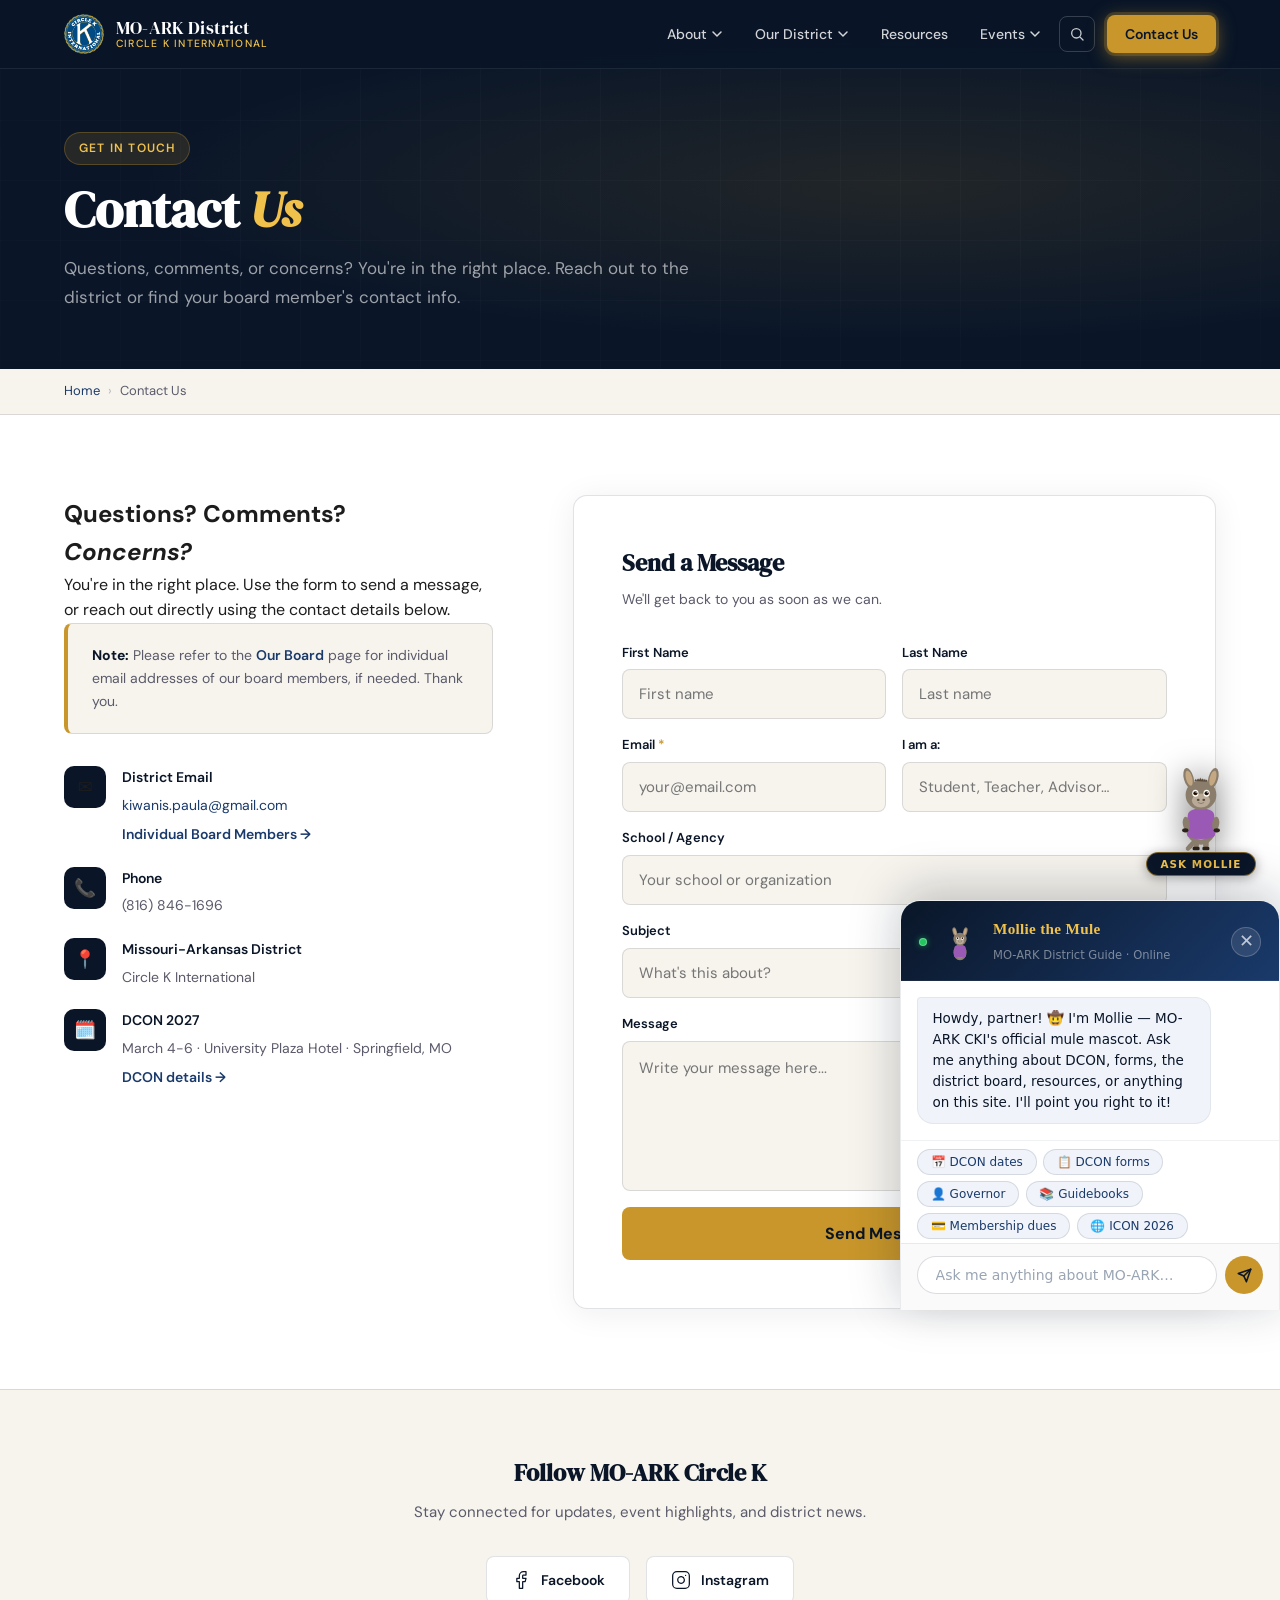
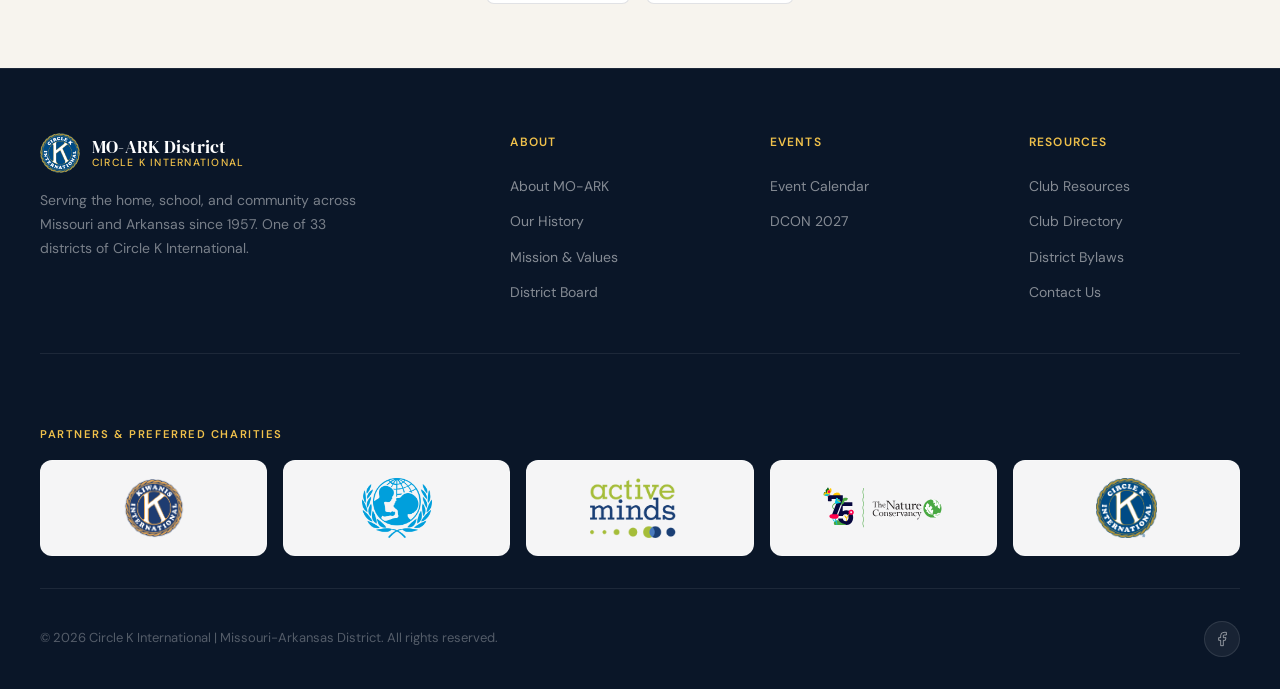
<file: contact.html>
<!DOCTYPE html>
<html lang="en">
<head>
<script src="mollie-chat.js"></script>
<script src="site-search.js"></script>

<meta charset="UTF-8">
<link rel="icon" type="image/png" href="Images/CircleK-seal.png">
<meta name="viewport" content="width=device-width, initial-scale=1.0">
<title>Contact Us | MO-ARK District Circle K</title>
<link rel="preconnect" href="https://fonts.googleapis.com">
<link rel="preconnect" href="https://fonts.gstatic.com" crossorigin>
<link href="https://fonts.googleapis.com/css2?family=DM+Serif+Display:ital@0;1&family=DM+Sans:wght@300;400;500;600&display=swap" rel="stylesheet">
<link rel="stylesheet" href="base.css">
<script src="components.js"></script>
<style>

  /* PAGE HEADER */
  .page-header{padding-top:68px;background:var(--navy);position:relative;overflow:hidden;}
  .page-header-bg{position:absolute;inset:0;background:radial-gradient(ellipse at 70% 50%,rgba(200,150,42,0.12) 0%,transparent 60%);}
  .page-header-grid{position:absolute;inset:0;background-image:linear-gradient(rgba(255,255,255,0.02) 1px,transparent 1px),linear-gradient(90deg,rgba(255,255,255,0.02) 1px,transparent 1px);background-size:60px 60px;mask-image:radial-gradient(ellipse 100% 100% at 50% 50%,black 30%,transparent 100%);}
  .page-header-inner{position:relative;z-index:1;max-width:1200px;margin:0 auto;padding:4rem 1.5rem 3.5rem;}
  .page-eyebrow{display:inline-flex;align-items:center;gap:8px;background:rgba(200,150,42,0.15);border:1px solid rgba(200,150,42,0.3);border-radius:100px;padding:0.375rem 0.875rem;font-size:0.75rem;font-weight:600;color:var(--gold-lt);text-transform:uppercase;letter-spacing:0.1em;margin-bottom:1rem;}
  .page-title{font-family:var(--ff-display);font-size:clamp(2rem,4vw,3.25rem);color:var(--white);line-height:1.1;margin-bottom:1rem;}
  .page-title em{font-style:italic;color:var(--gold-lt);}
  .page-desc{font-size:1.0625rem;color:rgba(255,255,255,0.6);line-height:1.75;max-width:55ch;}

  /* BREADCRUMB */
  .breadcrumb{background:var(--cream);border-bottom:1px solid var(--border);}
  .breadcrumb-inner{max-width:1200px;margin:0 auto;padding:0.75rem 1.5rem;display:flex;align-items:center;gap:0.5rem;font-size:0.8125rem;color:var(--muted);}
  .breadcrumb a{color:var(--blue);transition:color var(--transition);}
  .breadcrumb a:hover{color:var(--navy);}
  .breadcrumb-sep{opacity:0.4;}

  /* CONTACT LAYOUT */
  .contact-section{padding:5rem 1.5rem;max-width:1200px;margin:0 auto;display:grid;grid-template-columns:1fr 1.5fr;gap:5rem;align-items:flex-start;}
  .contact-info h2{font-family:var(--ff-display);font-size:clamp(1.75rem,3vw,2.5rem);color:var(--navy);line-height:1.1;margin-bottom:1.25rem;}
  .contact-info h2 em{font-style:italic;color:var(--blue);}
  .contact-info p{font-size:1rem;color:var(--muted);line-height:1.7;margin-bottom:2rem;}
  .contact-note{background:var(--cream);border:1px solid var(--border);border-left:4px solid var(--gold);border-radius:var(--radius-sm);padding:1.25rem 1.5rem;font-size:0.875rem;color:var(--muted);margin-bottom:2rem;line-height:1.65;}
  .contact-note strong{color:var(--navy);}
  .contact-details{display:flex;flex-direction:column;gap:1.25rem;}
  .contact-detail{display:flex;gap:1rem;align-items:flex-start;}
  .contact-detail-icon{width:42px;height:42px;background:var(--navy);border-radius:10px;display:flex;align-items:center;justify-content:center;flex-shrink:0;font-size:1.1rem;}
  .contact-detail-text strong{display:block;font-size:0.875rem;font-weight:600;color:var(--navy);margin-bottom:0.2rem;}
  .contact-detail-text span{font-size:0.875rem;color:var(--muted);}
  .contact-detail-text a{font-size:0.875rem;color:var(--blue);transition:color var(--transition);}
  .contact-detail-text a:hover{color:var(--navy);text-decoration:underline;}
  .board-link{display:inline-flex;align-items:center;gap:4px;margin-top:0.375rem;font-size:0.8125rem;color:var(--gold);font-weight:600;transition:gap var(--transition);}
  .board-link:hover{gap:8px;}

  /* FORM */
  .contact-form-wrap{background:var(--white);border:1px solid var(--border);border-radius:var(--radius);padding:3rem;box-shadow:0 4px 32px rgba(10,22,40,0.07);}
  .contact-form-wrap h3{font-family:var(--ff-display);font-size:1.5rem;color:var(--navy);margin-bottom:0.375rem;}
  .contact-form-wrap>p{font-size:0.875rem;color:var(--muted);margin-bottom:2rem;}
  .form-row{display:grid;grid-template-columns:1fr 1fr;gap:1rem;}
  .form-group{display:flex;flex-direction:column;gap:0.375rem;margin-bottom:1rem;}
  .form-label{font-size:0.8125rem;font-weight:600;color:var(--navy);}
  .form-label .req{color:var(--gold);}
  .form-input,.form-textarea,.form-select{width:100%;padding:0.875rem 1rem;border:1.5px solid var(--border);border-radius:var(--radius-sm);font-family:var(--ff-body);font-size:0.9375rem;color:var(--text);background:var(--cream);transition:border-color var(--transition),box-shadow var(--transition);}
  .form-input:focus,.form-textarea:focus,.form-select:focus{outline:none;border-color:var(--blue);box-shadow:0 0 0 3px rgba(26,58,107,0.1);background:var(--white);}
  .form-textarea{min-height:150px;resize:vertical;line-height:1.6;}
  .form-submit{width:100%;padding:1rem 1.5rem;background:var(--gold);color:var(--navy);font-family:var(--ff-body);font-size:1rem;font-weight:700;border:none;border-radius:var(--radius-sm);cursor:pointer;transition:all var(--transition);display:flex;align-items:center;justify-content:center;gap:0.5rem;margin-top:0.5rem;}
  .form-submit:hover{background:var(--gold-lt);transform:translateY(-2px);box-shadow:0 6px 20px rgba(200,150,42,0.4);}
  .form-success{display:none;background:#ecfdf5;border:1px solid #a7f3d0;border-radius:var(--radius-sm);padding:1rem 1.25rem;font-size:0.9375rem;color:#065f46;text-align:center;margin-top:1rem;font-weight:500;}

  /* SOCIAL SECTION */
  .social-section{background:var(--cream);padding:4rem 1.5rem;border-top:1px solid var(--border);}
  .social-inner{max-width:1200px;margin:0 auto;text-align:center;}
  .social-inner h3{font-family:var(--ff-display);font-size:1.5rem;color:var(--navy);margin-bottom:0.5rem;}
  .social-inner p{font-size:0.9375rem;color:var(--muted);margin-bottom:2rem;}
  .social-links{display:flex;gap:1rem;justify-content:center;flex-wrap:wrap;}
  .social-link{display:flex;align-items:center;gap:0.625rem;padding:0.75rem 1.5rem;background:var(--white);border:1.5px solid var(--border);border-radius:var(--radius-sm);font-weight:600;font-size:0.875rem;color:var(--navy);transition:all var(--transition);}
  .social-link:hover{border-color:var(--blue);background:var(--blue);color:var(--white);transform:translateY(-2px);box-shadow:var(--shadow-hover);}
  .social-link svg{width:20px;height:20px;flex-shrink:0;}

  /* FOOTER */
  footer{background:var(--navy);border-top:1px solid rgba(255,255,255,0.08);padding:4rem 1.5rem 2rem;}
  .footer-inner{max-width:1200px;margin:0 auto;}
  .footer-top{display:grid;grid-template-columns:2fr 1fr 1fr 1fr;gap:3rem;padding-bottom:3rem;border-bottom:1px solid rgba(255,255,255,0.08);margin-bottom:2.5rem;}
  .footer-brand p{font-size:0.875rem;color:rgba(255,255,255,0.45);line-height:1.7;margin-top:1rem;max-width:32ch;}
  .footer-col h4{font-size:0.75rem;text-transform:uppercase;letter-spacing:0.1em;color:var(--gold-lt);font-weight:600;margin-bottom:1.25rem;}
  .footer-col ul{display:flex;flex-direction:column;gap:0.625rem;}
  .footer-col ul li a{font-size:0.875rem;color:rgba(255,255,255,0.5);transition:color var(--transition);}
  .footer-col ul li a:hover{color:var(--white);}
  .footer-bottom{display:flex;align-items:center;justify-content:space-between;flex-wrap:wrap;gap:1rem;}
  .footer-copy{font-size:0.8125rem;color:rgba(255,255,255,0.3);}
  .footer-socials{display:flex;gap:0.75rem;}
  .footer-social{width:36px;height:36px;background:rgba(255,255,255,0.06);border:1px solid rgba(255,255,255,0.1);border-radius:50%;display:flex;align-items:center;justify-content:center;color:rgba(255,255,255,0.5);transition:background var(--transition),color var(--transition),border-color var(--transition);}
  .footer-social:hover{background:var(--gold);border-color:var(--gold);color:var(--navy);}
  .footer-social svg{width:16px;height:16px;}

  .fade-in{opacity:0;transform:translateY(20px);transition:opacity 0.6s ease,transform 0.6s ease;}
  .fade-in.visible{opacity:1;transform:translateY(0);}

  @media(max-width:1024px){
    .contact-section{grid-template-columns:1fr;gap:3rem;}
    .footer-top{grid-template-columns:1fr 1fr;gap:2rem;}
  }
  @media(max-width:768px){
    .nav-links{display:none;} .nav-toggle{display:flex;}
    .form-row{grid-template-columns:1fr;}
    .contact-form-wrap{padding:2rem;}
    .footer-top{grid-template-columns:1fr;}
  }
</style>
</head>
<body>

<!-- NAV -->
<nav class="nav" id="nav">
  <div class="nav-inner">
    <a href="/" class="nav-logo" aria-label="MO-ARK Circle K Home">
      <img src="Images/CircleK-seal.png" alt="Circle K Logo" style="width:40px;height:40px;border-radius:50%;object-fit:cover;">
      <div class="nav-logo-text">
        <span class="nav-logo-name">MO-ARK District</span>
        <span class="nav-logo-sub">Circle K International</span>
      </div>
    </a>
    <ul class="nav-links" role="list">
      <li class="nav-item">
        <a href="about" class="nav-link">About
          <svg viewBox="0 0 12 12" fill="none" stroke="currentColor" stroke-width="1.5" stroke-linecap="round"><path d="M2 4l4 4 4-4"/></svg>
        </a>
        <div class="nav-dropdown">
          <a href="about">About MO-ARK</a>
          <a href="about#history">Our History</a>
          <a href="about#mission">Mission &amp; Values</a>
          <div class="nav-dropdown-divider"></div>
          <a href="contact">Contact Us</a>
        </div>
      </li>
      <li class="nav-item">
        <a href="our-district" class="nav-link">Our District
          <svg viewBox="0 0 12 12" fill="none" stroke="currentColor" stroke-width="1.5" stroke-linecap="round"><path d="M2 4l4 4 4-4"/></svg>
        </a>
        <div class="nav-dropdown">
          <a href="our-district#board">District Board</a>
          <a href="our-district#clubs">Club Directory</a>
          <a href="our-district#bylaws">District Bylaws</a>
        </div>
      </li>
      <li><a href="resources" class="nav-link">Resources</a></li>
      <li class="nav-item">
        <a href="dcon" class="nav-link">Events
          <svg viewBox="0 0 12 12" fill="none" stroke="currentColor" stroke-width="1.5" stroke-linecap="round"><path d="M2 4l4 4 4-4"/></svg>
        </a>
        <div class="nav-dropdown">
          <a href="dcon">DCON 2027</a>
          <a href="dcon#calendar">Event Calendar</a>
          <a href="resources#forms">DCON Forms</a>
        </div>
      </li>
      <li><a href="contact" class="nav-cta nav-link active">Contact Us</a></li>
    </ul>
    <button class="nav-toggle" id="navToggle" aria-label="Toggle menu" aria-expanded="false">
      <span></span><span></span><span></span>
    </button>
  </div>
</nav>
<div class="nav-mobile" id="navMobile">
  <div class="nav-mobile-section">About</div>
  <a href="about">About MO-ARK</a>
  <a href="about#history">Our History</a>
  <a href="about#mission">Mission &amp; Values</a>
  <div class="nav-mobile-section">District</div>
  <a href="our-district#board">District Board</a>
  <a href="our-district#clubs">Club Directory</a>
  <a href="our-district#bylaws">District Bylaws</a>
  <div class="nav-mobile-section">Events &amp; Resources</div>
  <a href="resources">Resources</a>
  <a href="dcon">DCON 2027</a>
  <div class="nav-mobile-section">Connect</div>
  <a href="contact">Contact Us</a>
</div>

<!-- PAGE HEADER -->
<div class="page-header">
  <div class="page-header-bg"></div>
  <div class="page-header-grid"></div>
  <div class="page-header-inner">
    <div class="page-eyebrow">Get In Touch</div>
    <h1 class="page-title">Contact <em>Us</em></h1>
    <p class="page-desc">Questions, comments, or concerns? You're in the right place. Reach out to the district or find your board member's contact info.</p>
  </div>
</div>

<div class="breadcrumb">
  <div class="breadcrumb-inner">
    <a href="/">Home</a>
    <span class="breadcrumb-sep">›</span>
    <span>Contact Us</span>
  </div>
</div>

<!-- MAIN CONTACT AREA -->
<div class="contact-section">

  <!-- LEFT: Info -->
  <div class="fade-in">
    <h2>Questions? Comments?<br><em>Concerns?</em></h2>
    <p>You're in the right place. Use the form to send a message, or reach out directly using the contact details below.</p>

    <div class="contact-note">
      <strong>Note:</strong> Please refer to the <a href="our-district#board" style="color:var(--blue);font-weight:600;">Our Board</a> page for individual email addresses of our board members, if needed. Thank you.
    </div>

    <div class="contact-details">
      <div class="contact-detail">
        <div class="contact-detail-icon">✉️</div>
        <div class="contact-detail-text">
          <strong>District Email</strong>
          <a href="mailto:kiwanis.paula@gmail.com">kiwanis.paula@gmail.com</a>
          <br>
          <a href="our-district#board" class="board-link">Individual Board Members →</a>
        </div>
      </div>
      <div class="contact-detail">
        <div class="contact-detail-icon">📞</div>
        <div class="contact-detail-text">
          <strong>Phone</strong>
          <span>(816) 846-1696</span>
        </div>
      </div>
      <div class="contact-detail">
        <div class="contact-detail-icon">📍</div>
        <div class="contact-detail-text">
          <strong>Missouri-Arkansas District</strong>
          <span>Circle K International</span>
        </div>
      </div>
      <div class="contact-detail">
        <div class="contact-detail-icon">🗓️</div>
        <div class="contact-detail-text">
          <strong>DCON 2027</strong>
          <span>March 4-6 · University Plaza Hotel · Springfield, MO</span>
          <br>
          <a href="dcon" class="board-link">DCON details →</a>
        </div>
      </div>
    </div>
  </div>

  <!-- RIGHT: Form -->
  <div class="contact-form-wrap fade-in">
    <h3>Send a Message</h3>
    <p>We'll get back to you as soon as we can.</p>

    <div class="form-row">
      <div class="form-group">
        <label class="form-label" for="firstName">First Name</label>
        <input type="text" id="firstName" class="form-input" placeholder="First name" autocomplete="given-name">
      </div>
      <div class="form-group">
        <label class="form-label" for="lastName">Last Name</label>
        <input type="text" id="lastName" class="form-input" placeholder="Last name" autocomplete="family-name">
      </div>
    </div>

    <div class="form-row">
      <div class="form-group">
        <label class="form-label" for="email">Email <span class="req">*</span></label>
        <input type="email" id="email" class="form-input" placeholder="your@email.com" required autocomplete="email">
      </div>
      <div class="form-group">
        <label class="form-label" for="role">I am a:</label>
        <input type="text" id="role" class="form-input" placeholder="Student, Teacher, Advisor…">
      </div>
    </div>

    <div class="form-group">
      <label class="form-label" for="school">School / Agency</label>
      <input type="text" id="school" class="form-input" placeholder="Your school or organization">
    </div>

    <div class="form-group">
      <label class="form-label" for="subject">Subject</label>
      <input type="text" id="subject" class="form-input" placeholder="What's this about?">
    </div>

    <div class="form-group">
      <label class="form-label" for="message">Message</label>
      <textarea id="message" class="form-textarea" placeholder="Write your message here..."></textarea>
    </div>

    <button type="button" class="form-submit" id="submitBtn" onclick="handleSubmit()">
      Send Message
      <svg width="16" height="16" viewBox="0 0 16 16" fill="none" stroke="currentColor" stroke-width="2" stroke-linecap="round" stroke-linejoin="round"><path d="M14 2L2 14"/><path d="M14 2H8"/><path d="M14 2V8"/></svg>
    </button>
    <div class="form-success" id="formSuccess">✓ Message sent! We'll be in touch soon.</div>
  </div>

</div>

<!-- SOCIAL LINKS -->
<div class="social-section">
  <div class="social-inner">
    <h3>Follow MO-ARK Circle K</h3>
    <p>Stay connected for updates, event highlights, and district news.</p>
    <div class="social-links">
      <a href="https://www.facebook.com/moarkcki/" target="_blank" rel="noopener" class="social-link">
        <svg viewBox="0 0 24 24" fill="none" stroke="currentColor" stroke-width="1.5" stroke-linecap="round" stroke-linejoin="round"><path d="M18 2h-3a5 5 0 0 0-5 5v3H7v4h3v8h4v-8h3l1-4h-4V7a1 1 0 0 1 1-1h3z"/></svg>
        Facebook
      </a>
      <a href="https://www.instagram.com/moarkcki" target="_blank" rel="noopener" class="social-link">
        <svg viewBox="0 0 24 24" fill="none" stroke="currentColor" stroke-width="1.5" stroke-linecap="round" stroke-linejoin="round"><rect x="2" y="2" width="20" height="20" rx="5"/><path d="M16 11.37A4 4 0 1 1 12.63 8 4 4 0 0 1 16 11.37z"/><line x1="17.5" y1="6.5" x2="17.51" y2="6.5"/></svg>
        Instagram
      </a>
    </div>
  </div>
</div>

<!-- FOOTER -->
<footer>
  <div class="footer-inner">
    <div class="footer-top">
      <div class="footer-brand">
        <div class="nav-logo" style="margin-bottom:0.5rem;">
          <img src="Images/CircleK-seal.png" alt="Circle K Logo" style="width:40px;height:40px;border-radius:50%;object-fit:cover;">
          <div class="nav-logo-text">
            <span class="nav-logo-name">MO-ARK District</span>
            <span class="nav-logo-sub">Circle K International</span>
          </div>
        </div>
        <p>Serving the home, school, and community across Missouri and Arkansas since 1957. One of 33 districts of Circle K International.</p>
      </div>
      <div class="footer-col">
        <h4>About</h4>
        <ul>
          <li><a href="about">About MO-ARK</a></li>
          <li><a href="about#history">Our History</a></li>
          <li><a href="about#mission">Mission &amp; Values</a></li>
          <li><a href="our-district#board">District Board</a></li>
        </ul>
      </div>
      <div class="footer-col">
        <h4>Events</h4>
        <ul>
          <li><a href="dcon#calendar">Event Calendar</a></li>
          <li><a href="dcon">DCON 2027</a></li>
        </ul>
      </div>
      <div class="footer-col">
        <h4>Resources</h4>
        <ul>
          <li><a href="resources#club">Club Resources</a></li>
          <li><a href="our-district#clubs">Club Directory</a></li>
          <li><a href="our-district#bylaws">District Bylaws</a></li>
          <li><a href="contact">Contact Us</a></li>
        </ul>
      </div>
    </div>

    <div class="footer-partners">
      <div class="footer-partners-label">Partners &amp; Preferred Charities</div>
      <div class="footer-partners-row">
        <a href="https://www.kiwanis.org" target="_blank" rel="noopener" class="footer-partner" title="Kiwanis International — our parent organization"><img src="Images/Kiwanis International Logo.png" alt="Kiwanis International"></a>
        <a href="https://www.unicefusa.org" target="_blank" rel="noopener" class="footer-partner" title="UNICEF — preferred charity"><img src="Images/UNICEF Logo.png" alt="UNICEF"></a>
        <a href="https://www.activeminds.org" target="_blank" rel="noopener" class="footer-partner" title="Active Minds — mental health awareness"><img src="Images/ActiveMindsFooter.png" alt="Active Minds"></a>
        <a href="https://www.nature.org" target="_blank" rel="noopener" class="footer-partner" title="The Nature Conservancy — environmental conservation"><img src="Images/NatureConservancyFooter.svg" alt="The Nature Conservancy"></a>
        <a href="https://www.circlek.org" target="_blank" rel="noopener" class="footer-partner" title="Circle K International"><img src="Images/CircleK-seal.png" alt="Circle K International"></a>
      </div>
    </div>

    <div class="footer-bottom">
      <p class="footer-copy">© 2026 Circle K International | Missouri-Arkansas District. All rights reserved.</p>
      <div class="footer-socials">
        <a href="https://www.facebook.com/moarkcki/" class="footer-social" aria-label="Facebook" target="_blank" rel="noopener"><svg viewBox="0 0 24 24" fill="none" stroke="currentColor" stroke-width="1.5" stroke-linecap="round" stroke-linejoin="round"><path d="M18 2h-3a5 5 0 0 0-5 5v3H7v4h3v8h4v-8h3l1-4h-4V7a1 1 0 0 1 1-1h3z"/></svg></a>
      </div>
    </div>
  </div>
</footer>

<script>

  function handleSubmit() {
    const email = document.getElementById('email').value.trim();
    const message = document.getElementById('message').value.trim();
    if (!email) { document.getElementById('email').focus(); return; }
    if (!message) { document.getElementById('message').focus(); return; }
    const btn = document.getElementById('submitBtn');
    btn.textContent = 'Sending…';
    btn.disabled = true;
    setTimeout(() => {
      document.getElementById('formSuccess').style.display = 'block';
      btn.style.display = 'none';
      ['firstName','lastName','email','role','school','subject','message'].forEach(id => document.getElementById(id).value = '');
    }, 800);
  }

  const observer = new IntersectionObserver((entries) => {
    entries.forEach((entry, i) => {
      if (entry.isIntersecting) {
        setTimeout(() => entry.target.classList.add('visible'), i * 80);
        observer.unobserve(entry.target);
      }
    });
  }, {threshold: 0.12, rootMargin: '0px 0px -40px 0px'});
  document.querySelectorAll('.fade-in').forEach(el => observer.observe(el));
</script>
<script src="transitions.js"></script>
</body>
</html>
</file>
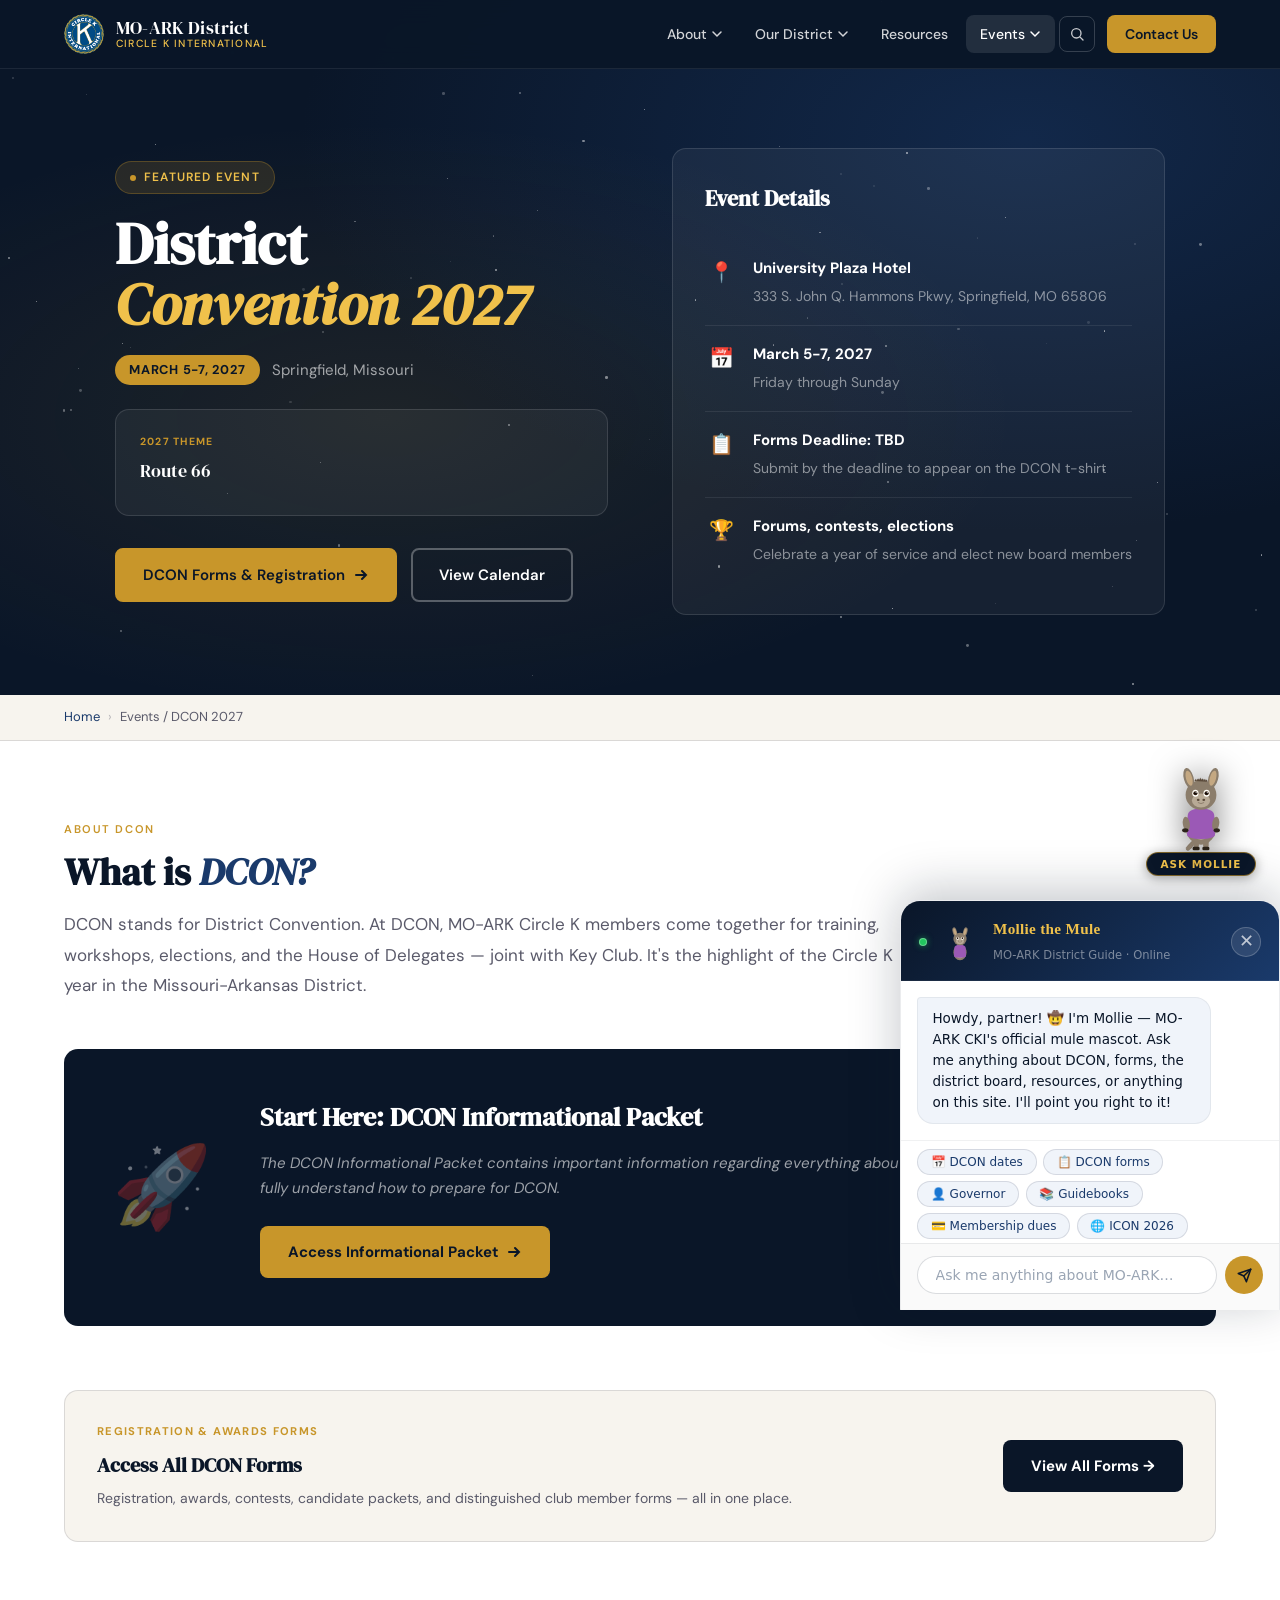
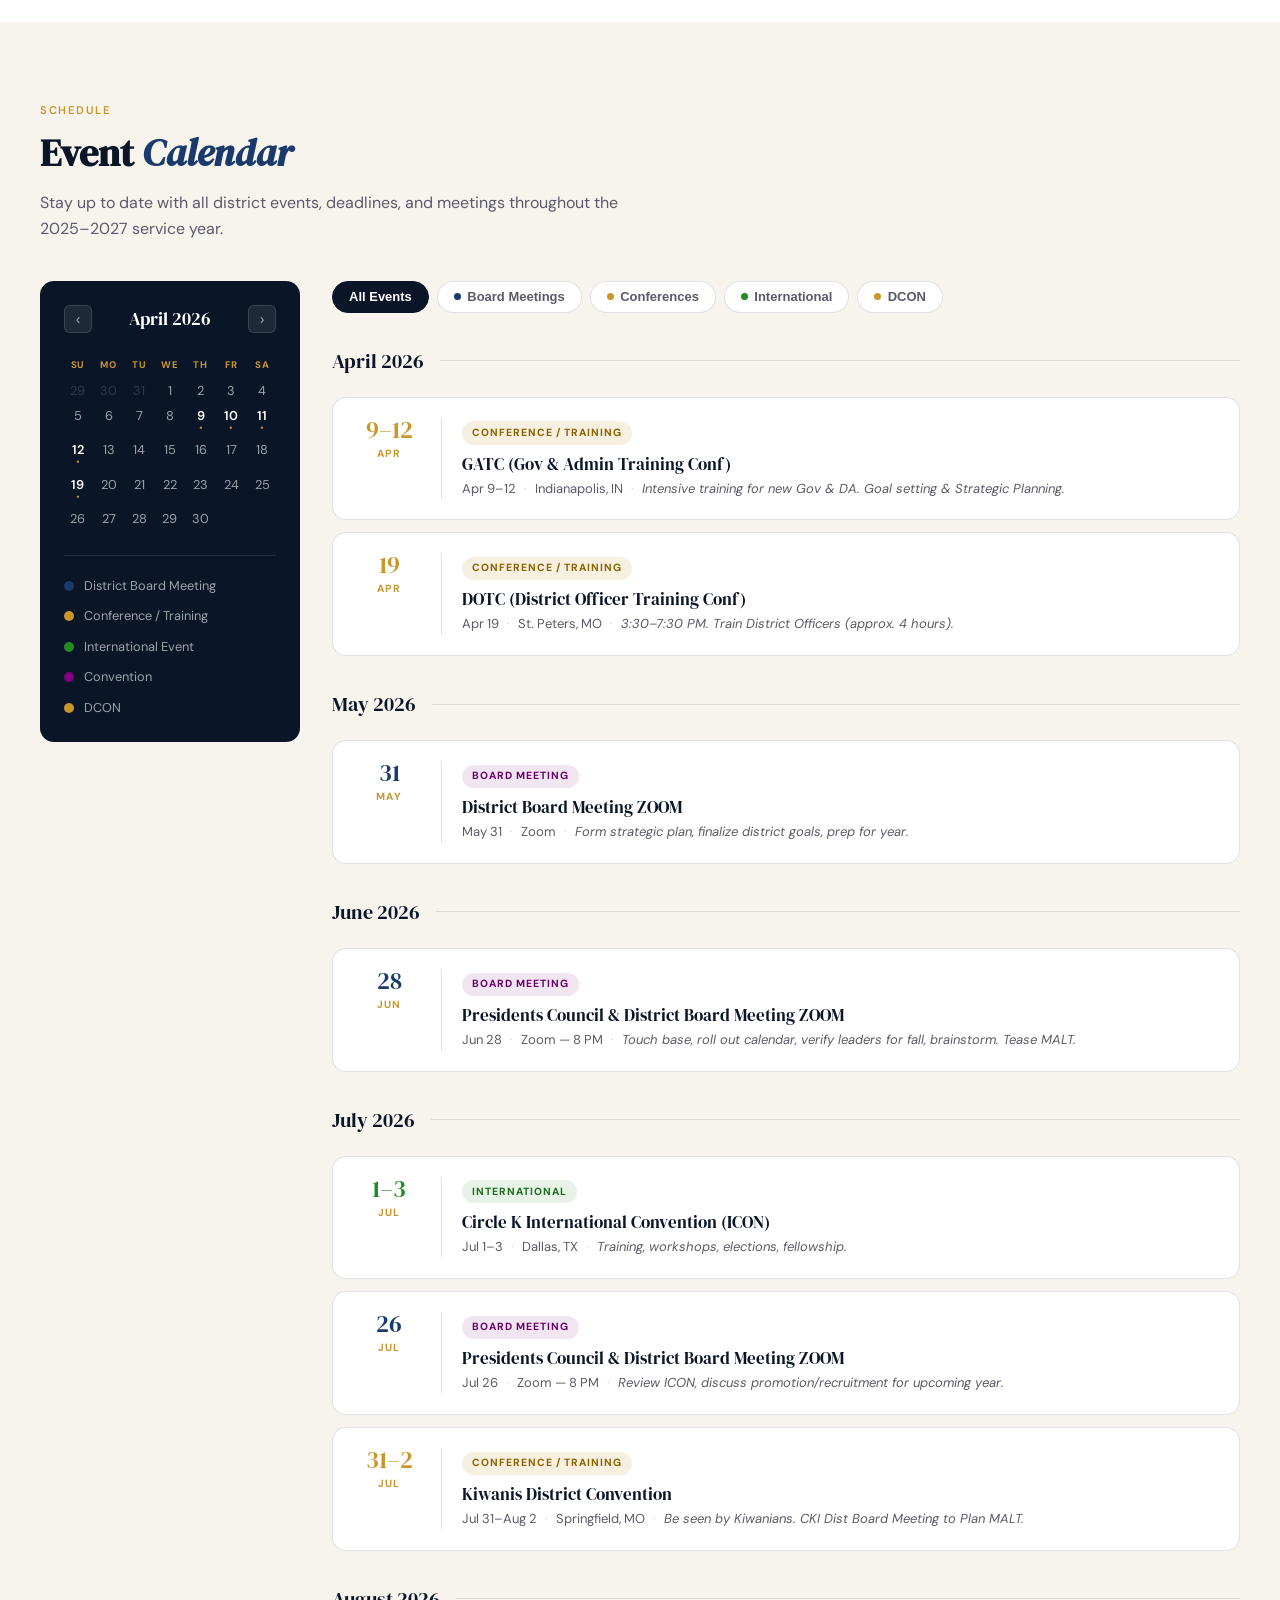
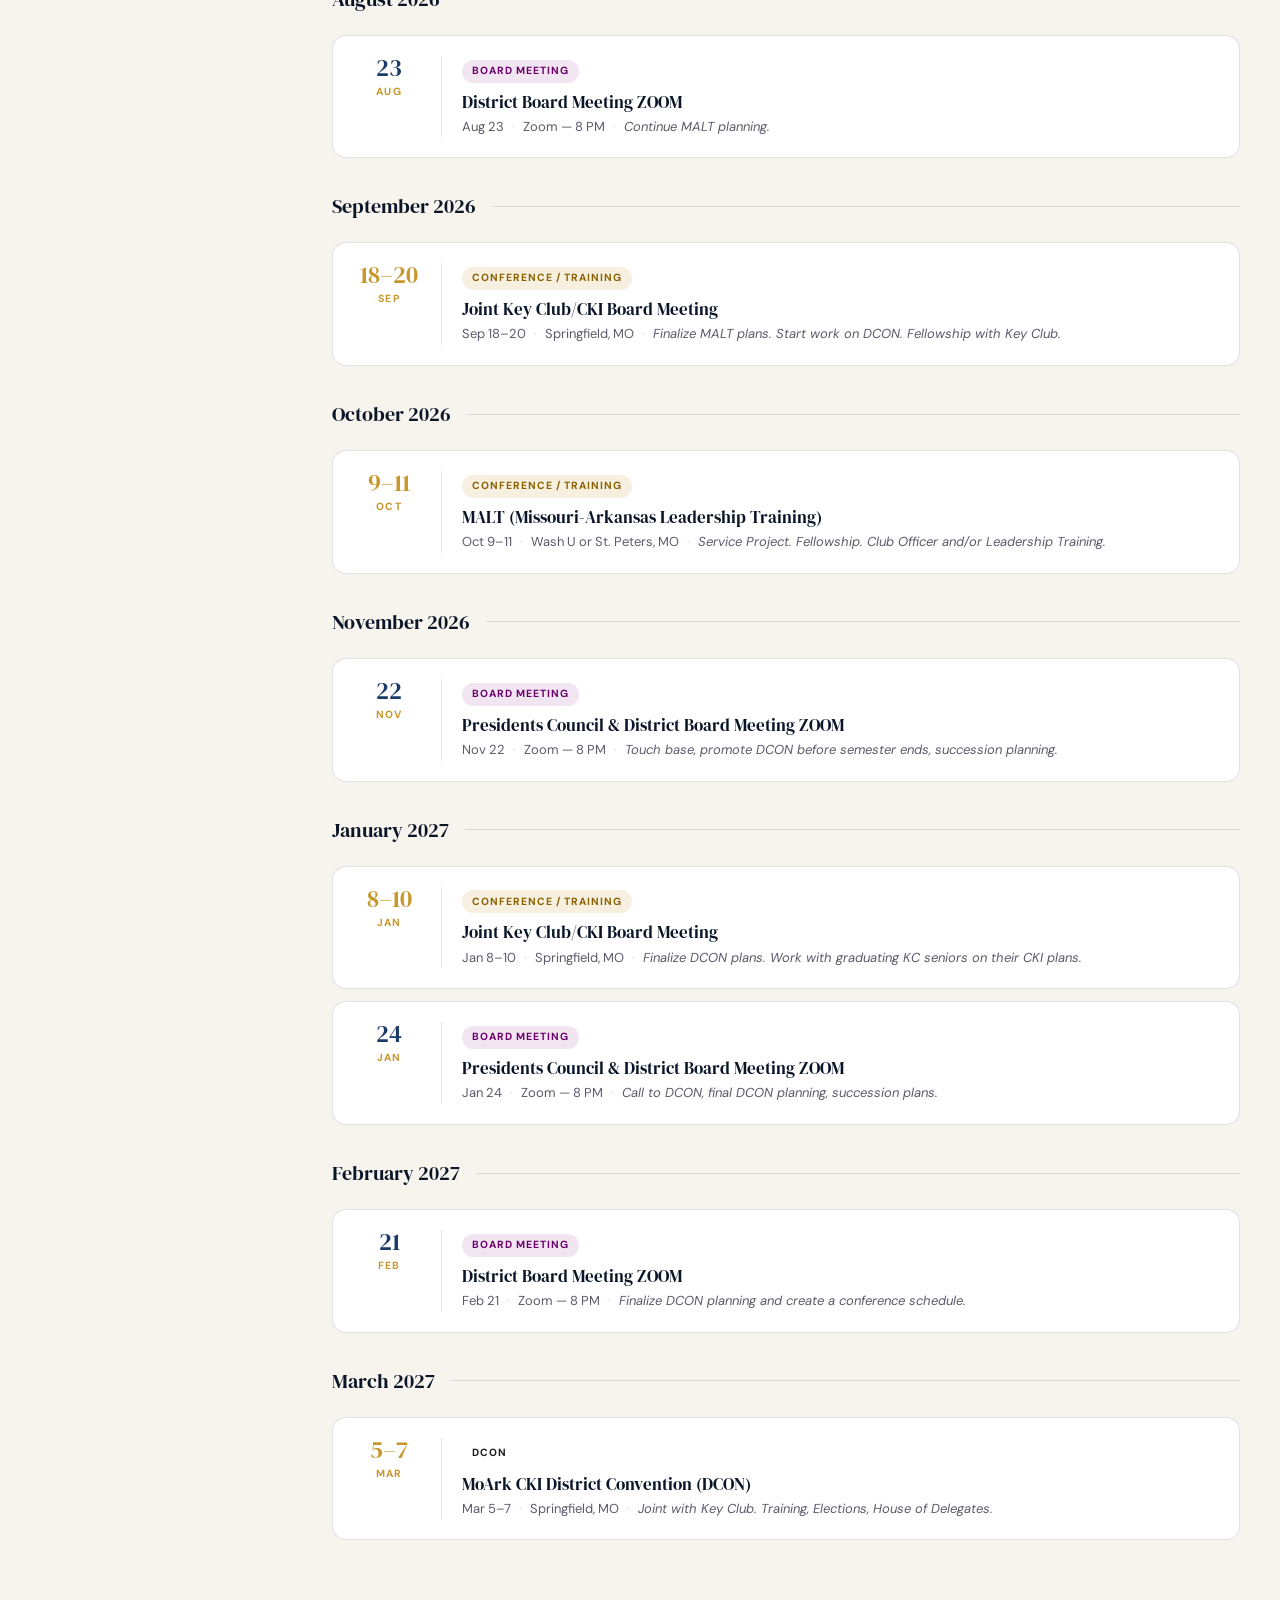
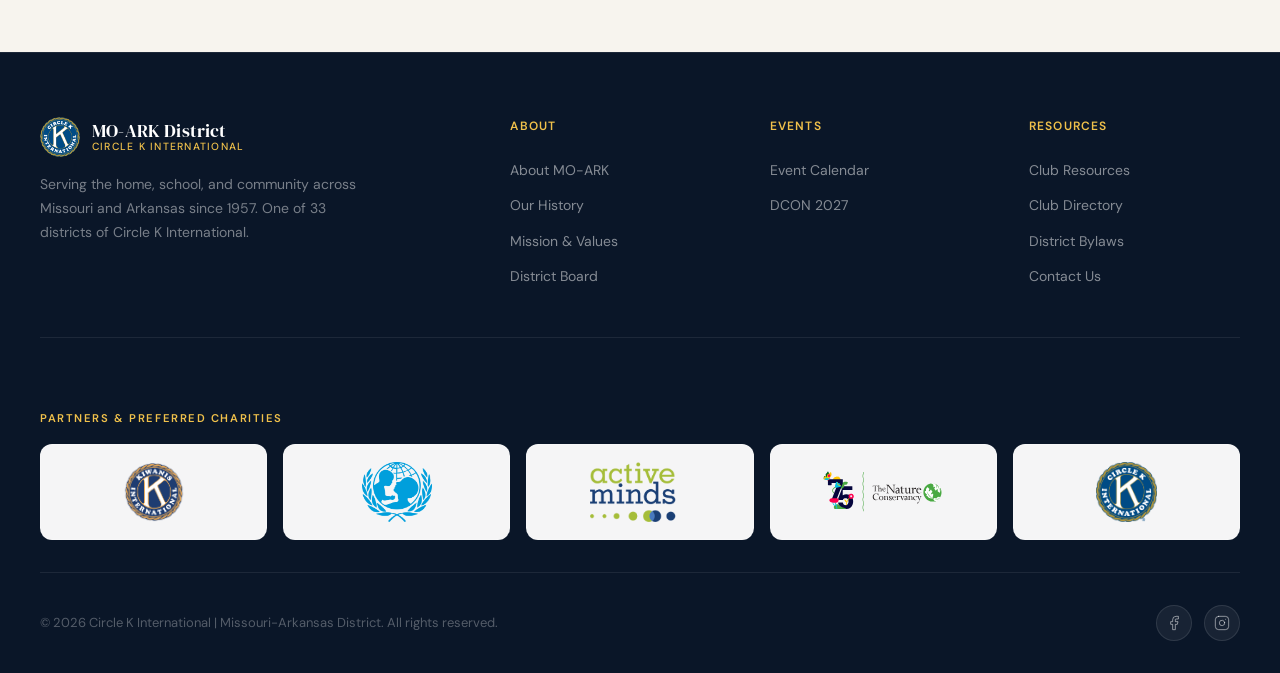
<file: dcon.html>
<!DOCTYPE html>
<html lang="en">
<head>
<script src="mollie-chat.js"></script>
<script src="site-search.js"></script>

<meta charset="UTF-8">
<link rel="icon" type="image/png" href="Images/CircleK-seal.png">
<meta name="viewport" content="width=device-width, initial-scale=1.0">
<title>DCON 2027 | MO-ARK District Circle K</title>
<link rel="preconnect" href="https://fonts.googleapis.com">
<link rel="preconnect" href="https://fonts.gstatic.com" crossorigin>
<link href="https://fonts.googleapis.com/css2?family=DM+Serif+Display:ital@0;1&family=DM+Sans:wght@300;400;500;600&display=swap" rel="stylesheet">
<link rel="stylesheet" href="base.css">
<script src="components.js"></script>
<style>

  /* DCON HERO - Space themed */
  .dlc-hero{padding-top:68px;background:var(--navy);min-height:60vh;display:flex;align-items:center;position:relative;overflow:hidden;}
  .dlc-hero-bg{position:absolute;inset:0;background:radial-gradient(ellipse at 30% 60%,rgba(200,150,42,0.1) 0%,transparent 50%),radial-gradient(ellipse at 80% 20%,rgba(26,58,107,0.5) 0%,transparent 50%);}
  .dlc-stars{position:absolute;inset:0;}
  .dlc-hero-inner{position:relative;z-index:1;max-width:1200px;margin:0 auto;padding:5rem 1.5rem;display:grid;grid-template-columns:1fr 1fr;gap:4rem;align-items:center;}
  .dlc-badge{display:inline-flex;align-items:center;gap:8px;background:rgba(200,150,42,0.15);border:1px solid rgba(200,150,42,0.3);border-radius:100px;padding:0.375rem 0.875rem;font-size:0.75rem;font-weight:600;color:var(--gold-lt);text-transform:uppercase;letter-spacing:0.1em;margin-bottom:1.25rem;}
  .dlc-badge-dot{width:6px;height:6px;background:var(--gold);border-radius:50%;animation:pulse 2s ease-in-out infinite;}
  @keyframes pulse{0%,100%{opacity:1;transform:scale(1);}50%{opacity:0.6;transform:scale(0.8);}}
  .dlc-title{font-family:var(--ff-display);font-size:clamp(2rem,4.5vw,3.75rem);color:var(--white);line-height:1.05;margin-bottom:1.25rem;}
  .dlc-title em{font-style:italic;color:var(--gold-lt);}
  .dlc-dates{display:flex;align-items:center;gap:0.75rem;margin-bottom:1.5rem;}
  .dlc-date-badge{background:var(--gold);color:var(--navy);font-weight:700;font-size:0.8rem;padding:0.3rem 0.875rem;border-radius:100px;text-transform:uppercase;letter-spacing:0.06em;}
  .dlc-location{font-size:0.9375rem;color:rgba(255,255,255,0.6);}
  .dlc-theme{background:rgba(255,255,255,0.05);border:1px solid rgba(255,255,255,0.12);border-radius:var(--radius);padding:1.5rem;margin-bottom:2rem;}
  .dlc-theme-label{font-size:0.65rem;text-transform:uppercase;letter-spacing:0.12em;color:var(--gold);font-weight:700;margin-bottom:0.5rem;}
  .dlc-theme-text{font-family:var(--ff-display);font-size:1.1rem;color:var(--white);line-height:1.4;}
  .dlc-actions{display:flex;flex-wrap:wrap;gap:0.875rem;}
  .btn{display:inline-flex;align-items:center;gap:0.5rem;padding:0.8125rem 1.625rem;border-radius:var(--radius-sm);font-size:0.9375rem;font-weight:600;cursor:pointer;border:2px solid transparent;transition:all var(--transition);white-space:nowrap;}
  .btn-primary{background:var(--gold);color:var(--navy);border-color:var(--gold);}
  .btn-primary:hover{background:var(--gold-lt);border-color:var(--gold-lt);transform:translateY(-2px);box-shadow:0 6px 20px rgba(200,150,42,0.4);}
  .btn-outline{background:transparent;color:var(--white);border-color:rgba(255,255,255,0.3);}
  .btn-outline:hover{background:rgba(255,255,255,0.1);border-color:rgba(255,255,255,0.6);transform:translateY(-2px);}

  /* DCON DETAILS CARD */
  .dlc-card{background:rgba(255,255,255,0.05);border:1px solid rgba(255,255,255,0.12);border-radius:var(--radius);padding:2rem;}
  .dlc-card h3{font-family:var(--ff-display);font-size:1.375rem;color:var(--white);margin-bottom:1.5rem;}
  .dlc-detail{display:flex;gap:1rem;align-items:flex-start;padding:1rem 0;border-bottom:1px solid rgba(255,255,255,0.08);}
  .dlc-detail:last-child{border-bottom:none;}
  .dlc-detail-icon{font-size:1.25rem;flex-shrink:0;width:2rem;text-align:center;}
  .dlc-detail-text strong{display:block;color:var(--white);font-size:0.9375rem;margin-bottom:0.2rem;}
  .dlc-detail-text span{font-size:0.875rem;color:rgba(255,255,255,0.5);}

  .breadcrumb{background:var(--cream);border-bottom:1px solid var(--border);}
  .breadcrumb-inner{max-width:1200px;margin:0 auto;padding:0.75rem 1.5rem;display:flex;align-items:center;gap:0.5rem;font-size:0.8125rem;color:var(--muted);}
  .breadcrumb a{color:var(--blue);}
  .breadcrumb-sep{opacity:0.4;}

  .section{padding:5rem 1.5rem;max-width:1200px;margin:0 auto;}
  .section-label{font-size:0.7rem;text-transform:uppercase;letter-spacing:0.14em;font-weight:600;color:var(--gold);margin-bottom:0.75rem;}
  .section-title{font-family:var(--ff-display);font-size:clamp(1.75rem,3vw,2.5rem);line-height:1.1;color:var(--navy);margin-bottom:1rem;}
  .section-title em{font-style:italic;color:var(--blue);}

  /* INFO PACKET */
  .packet-card{background:var(--navy);border-radius:var(--radius);padding:3rem;display:flex;gap:3rem;align-items:center;margin-bottom:4rem;}
  .packet-icon{font-size:5rem;opacity:0.4;flex-shrink:0;}
  .packet-text h3{font-family:var(--ff-display);font-size:1.625rem;color:var(--white);margin-bottom:0.75rem;}
  .packet-text p{font-size:0.9375rem;color:rgba(255,255,255,0.6);line-height:1.7;font-style:italic;margin-bottom:1.5rem;}
  .packet-btn{display:inline-flex;align-items:center;gap:0.5rem;padding:0.875rem 1.75rem;background:var(--gold);color:var(--navy);font-weight:700;border-radius:var(--radius-sm);font-size:0.9375rem;transition:all var(--transition);}
  .packet-btn:hover{background:var(--gold-lt);transform:translateY(-2px);box-shadow:0 6px 20px rgba(200,150,42,0.5);}

  /* ── BUILT-IN CALENDAR ── */
  .cal-wrapper {
    display: grid;
    grid-template-columns: 260px 1fr;
    gap: 2rem;
    align-items: start;
  }
  @media (max-width: 900px) {
    .cal-wrapper { grid-template-columns: 1fr; }
  }

  /* Mini month picker */
  .cal-mini {
    background: var(--navy);
    border-radius: var(--radius);
    padding: 1.5rem;
    color: var(--white);
    position: sticky;
    top: 88px;
  }
  .cal-mini-header {
    display: flex;
    align-items: center;
    justify-content: space-between;
    margin-bottom: 1.25rem;
  }
  .cal-mini-month {
    font-family: var(--ff-display);
    font-size: 1.1rem;
    color: var(--white);
  }
  .cal-mini-nav {
    background: rgba(255,255,255,0.08);
    border: 1px solid rgba(255,255,255,0.12);
    border-radius: 6px;
    width: 28px; height: 28px;
    display: flex; align-items: center; justify-content: center;
    cursor: pointer;
    color: rgba(255,255,255,0.6);
    transition: background 0.2s, color 0.2s;
    font-size: 0.875rem;
  }
  .cal-mini-nav:hover { background: rgba(200,150,42,0.2); color: var(--gold-lt); }
  .cal-mini-grid {
    display: grid;
    grid-template-columns: repeat(7, 1fr);
    gap: 3px;
    text-align: center;
  }
  .cal-mini-dow {
    font-size: 0.6rem;
    text-transform: uppercase;
    letter-spacing: 0.08em;
    color: var(--gold);
    font-weight: 700;
    padding: 0.25rem 0;
  }
  .cal-mini-day {
    font-size: 0.8rem;
    padding: 0.3rem 0.15rem;
    border-radius: 5px;
    cursor: pointer;
    color: rgba(255,255,255,0.6);
    transition: background 0.15s, color 0.15s;
    line-height: 1;
  }
  .cal-mini-day:hover { background: rgba(255,255,255,0.1); color: var(--white); }
  .cal-mini-day.has-event { color: var(--white); font-weight: 600; }
  .cal-mini-day.has-event::after {
    content: '·';
    display: block;
    color: var(--gold);
    font-size: 1rem;
    line-height: 0.5;
    margin-top: 1px;
  }
  .cal-mini-day.today {
    background: var(--gold);
    color: var(--navy);
    font-weight: 700;
  }
  .cal-mini-day.today::after { color: var(--navy); }
  .cal-mini-day.other-month { opacity: 0.25; pointer-events: none; }
  .cal-mini-day.active {
    background: rgba(200,150,42,0.3);
    color: var(--gold-lt);
    outline: 1px solid rgba(200,150,42,0.5);
  }

  /* Legend */
  .cal-legend {
    margin-top: 1.5rem;
    padding-top: 1.25rem;
    border-top: 1px solid rgba(255,255,255,0.1);
    display: flex;
    flex-direction: column;
    gap: 0.625rem;
  }
  .cal-legend-item {
    display: flex;
    align-items: center;
    gap: 0.625rem;
    font-size: 0.8rem;
    color: rgba(255,255,255,0.6);
  }
  .cal-legend-dot {
    width: 10px; height: 10px;
    border-radius: 50%;
    flex-shrink: 0;
  }

  /* Event list panel */
  .cal-events-panel {}
  .cal-month-group {
    margin-bottom: 2rem;
  }
  .cal-month-label {
    display: flex;
    align-items: center;
    gap: 1rem;
    margin-bottom: 1.25rem;
  }
  .cal-month-label-text {
    font-family: var(--ff-display);
    font-size: 1.25rem;
    color: var(--navy);
    white-space: nowrap;
  }
  .cal-month-label-line {
    flex: 1;
    height: 1px;
    background: var(--border);
  }
  .cal-event-card {
    display: flex;
    align-items: flex-start;
    gap: 1.25rem;
    background: var(--white);
    border: 1px solid var(--border);
    border-radius: var(--radius);
    padding: 1.25rem 1.5rem;
    margin-bottom: 0.75rem;
    transition: box-shadow 0.2s, transform 0.2s, border-color 0.2s;
    cursor: default;
  }
  .cal-event-card:hover {
    box-shadow: var(--shadow-hover);
    transform: translateX(4px);
    border-color: var(--gold);
  }
  .cal-event-date-block {
    flex-shrink: 0;
    text-align: center;
    width: 64px;
  }
  .cal-event-date-range {
    font-family: var(--ff-display);
    font-size: 1.5rem;
    color: var(--navy);
    line-height: 1;
  }
  .cal-event-date-month {
    font-size: 0.65rem;
    text-transform: uppercase;
    letter-spacing: 0.1em;
    color: var(--gold);
    font-weight: 700;
    margin-top: 0.25rem;
  }
  .cal-event-divider {
    width: 1px;
    align-self: stretch;
    background: var(--border);
    flex-shrink: 0;
  }
  .cal-event-body { flex: 1; min-width: 0; }
  .cal-event-tag {
    display: inline-flex;
    align-items: center;
    gap: 5px;
    font-size: 0.65rem;
    text-transform: uppercase;
    letter-spacing: 0.1em;
    font-weight: 700;
    padding: 0.2rem 0.6rem;
    border-radius: 100px;
    margin-bottom: 0.5rem;
  }
  .cal-event-tag.district { background: rgba(26,58,107,0.1); color: var(--blue); }
  .cal-event-tag.conference { background: rgba(200,150,42,0.15); color: #8a6200; }
  .cal-event-tag.international { background: rgba(34,139,34,0.1); color: #1a6b1a; }
  .cal-event-tag.board { background: rgba(128,0,128,0.1); color: #6b006b; }
  .cal-event-tag.dlc { background: rgba(200,150,42,0.25); color: var(--navy); }
  .cal-event-title {
    font-family: var(--ff-display);
    font-size: 1.0625rem;
    color: var(--navy);
    margin-bottom: 0.25rem;
    line-height: 1.3;
  }
  .cal-event-meta {
    font-size: 0.8125rem;
    color: var(--muted);
    display: flex;
    align-items: center;
    gap: 0.5rem;
    flex-wrap: wrap;
  }
  .cal-event-meta-sep { opacity: 0.3; }

  /* Filter tabs */
  .cal-filters {
    display: flex;
    gap: 0.5rem;
    flex-wrap: wrap;
    margin-bottom: 2rem;
  }
  .cal-filter-btn {
    display: inline-flex;
    align-items: center;
    gap: 0.4rem;
    padding: 0.45rem 1rem;
    border-radius: 100px;
    font-size: 0.8125rem;
    font-weight: 600;
    border: 1.5px solid var(--border);
    background: var(--white);
    color: var(--muted);
    cursor: pointer;
    transition: all 0.2s;
  }
  .cal-filter-btn:hover { border-color: var(--gold); color: var(--navy); }
  .cal-filter-btn.active { background: var(--navy); border-color: var(--navy); color: var(--white); }
  .cal-filter-dot {
    width: 7px; height: 7px;
    border-radius: 50%;
  }

  /* Empty state */
  .cal-empty {
    text-align: center;
    padding: 4rem 2rem;
    color: var(--muted);
    background: var(--white);
    border: 1px dashed var(--border);
    border-radius: var(--radius);
  }
  .cal-empty-icon { font-size: 2.5rem; margin-bottom: 1rem; opacity: 0.4; }
  .cal-empty p { font-size: 0.9375rem; }

  footer{background:var(--navy);border-top:1px solid rgba(255,255,255,0.08);padding:4rem 1.5rem 2rem;}
  .footer-inner{max-width:1200px;margin:0 auto;}
  .footer-top{display:grid;grid-template-columns:2fr 1fr 1fr 1fr;gap:3rem;padding-bottom:3rem;border-bottom:1px solid rgba(255,255,255,0.08);margin-bottom:2.5rem;}
  .footer-brand p{font-size:0.875rem;color:rgba(255,255,255,0.45);line-height:1.7;margin-top:1rem;max-width:32ch;}
  .footer-col h4{font-size:0.75rem;text-transform:uppercase;letter-spacing:0.1em;color:var(--gold-lt);font-weight:600;margin-bottom:1.25rem;}
  .footer-col ul{display:flex;flex-direction:column;gap:0.625rem;}
  .footer-col ul li a{font-size:0.875rem;color:rgba(255,255,255,0.5);transition:color var(--transition);}
  .footer-col ul li a:hover{color:var(--white);}
  .footer-bottom{display:flex;align-items:center;justify-content:space-between;flex-wrap:wrap;gap:1rem;}
  .footer-copy{font-size:0.8125rem;color:rgba(255,255,255,0.3);}
  .footer-socials{display:flex;gap:0.75rem;}
  .footer-social{width:36px;height:36px;background:rgba(255,255,255,0.06);border:1px solid rgba(255,255,255,0.1);border-radius:50%;display:flex;align-items:center;justify-content:center;color:rgba(255,255,255,0.5);transition:background var(--transition),color var(--transition),border-color var(--transition);}
  .footer-social:hover{background:var(--gold);border-color:var(--gold);color:var(--navy);}
  .footer-social svg{width:16px;height:16px;}

  .fade-in{opacity:0;transform:translateY(20px);transition:opacity 0.6s ease,transform 0.6s ease;}
  .fade-in.visible{opacity:1;transform:translateY(0);}

  @media(max-width:1024px){.dlc-hero-inner{grid-template-columns:1fr;gap:2.5rem;}.packet-card{flex-direction:column;gap:1.5rem;}.footer-top{grid-template-columns:1fr 1fr;}}
  @media(max-width:768px){.nav-links{display:none;}.nav-toggle{display:flex;}.dlc-actions{flex-direction:column;}.footer-top{grid-template-columns:1fr;}}
</style>
</head>
<body>

<nav class="nav" id="nav">
  <div class="nav-inner">
    <a href="/" class="nav-logo" aria-label="MO-ARK Circle K Home">
      <img src="Images/CircleK-seal.png" alt="Circle K Logo" style="width:40px;height:40px;border-radius:50%;object-fit:cover;">
      <div class="nav-logo-text">
        <span class="nav-logo-name">MO-ARK District</span>
        <span class="nav-logo-sub">Circle K International</span>
      </div>
    </a>
    <ul class="nav-links" role="list">
      <li class="nav-item">
        <a href="about" class="nav-link">About
          <svg viewBox="0 0 12 12" fill="none" stroke="currentColor" stroke-width="1.5" stroke-linecap="round"><path d="M2 4l4 4 4-4"/></svg>
        </a>
        <div class="nav-dropdown">
          <a href="about">About MO-ARK</a>
          <a href="about#history">Our History</a>
          <a href="about#mission">Mission &amp; Values</a>
          <div class="nav-dropdown-divider"></div>
          <a href="contact">Contact Us</a>
        </div>
      </li>
      <li class="nav-item">
        <a href="our-district" class="nav-link">Our District
          <svg viewBox="0 0 12 12" fill="none" stroke="currentColor" stroke-width="1.5" stroke-linecap="round"><path d="M2 4l4 4 4-4"/></svg>
        </a>
        <div class="nav-dropdown">
          <a href="our-district#board">District Board</a>
          <a href="our-district#clubs">Club Directory</a>
          <a href="our-district#bylaws">District Bylaws</a>
        </div>
      </li>
      <li><a href="resources" class="nav-link">Resources</a></li>
      <li class="nav-item">
        <a href="dcon" class="nav-link active">Events
          <svg viewBox="0 0 12 12" fill="none" stroke="currentColor" stroke-width="1.5" stroke-linecap="round"><path d="M2 4l4 4 4-4"/></svg>
        </a>
        <div class="nav-dropdown">
          <a href="dcon">DCON 2027</a>
          <a href="dcon#calendar">Event Calendar</a>
          <a href="resources#forms">DCON Forms</a>
        </div>
      </li>
      <li><a href="contact" class="nav-cta nav-link">Contact Us</a></li>
    </ul>
    <button class="nav-toggle" id="navToggle" aria-label="Toggle menu" aria-expanded="false">
      <span></span><span></span><span></span>
    </button>
  </div>
</nav>
<div class="nav-mobile" id="navMobile">
  <div class="nav-mobile-section">About</div>
  <a href="about">About MO-ARK</a>
  <a href="about#history">Our History</a>
  <a href="about#mission">Mission &amp; Values</a>
  <div class="nav-mobile-section">District</div>
  <a href="our-district#board">District Board</a>
  <a href="our-district#clubs">Club Directory</a>
  <a href="our-district#bylaws">District Bylaws</a>
  <div class="nav-mobile-section">Events &amp; Resources</div>
  <a href="resources">Resources</a>
  <a href="dcon">DCON 2027</a>
  <div class="nav-mobile-section">Connect</div>
  <a href="contact">Contact Us</a>
</div>

<!-- DCON HERO -->
<div class="dlc-hero">
  <div class="dlc-hero-bg"></div>
  <div class="dlc-stars" id="dlcStars"></div>
  <div class="dlc-hero-inner">
    <div>
      <div class="dlc-badge">
        <div class="dlc-badge-dot"></div>
        Featured Event
      </div>
      <h1 class="dlc-title">District<br><em>Convention 2027</em></h1>
      <div class="dlc-dates">
        <span class="dlc-date-badge">March 5-7, 2027</span>
        <span class="dlc-location">Springfield, Missouri</span>
      </div>
      <div class="dlc-theme">
        <div class="dlc-theme-label">2027 Theme</div>
        <div class="dlc-theme-text" id="dconThemeText">Theme reveal coming soon...</div>
        <div id="dconThemeCountdown" style="font-size:0.85rem;color:var(--gold-lt);margin-top:0.5rem;font-weight:600;"></div>
      </div>
      <div class="dlc-actions">
        <a href="resources#forms" class="btn btn-primary">
          DCON Forms &amp; Registration
          <svg width="16" height="16" viewBox="0 0 16 16" fill="none" stroke="currentColor" stroke-width="2" stroke-linecap="round"><path d="M3 8h10M9 4l4 4-4 4"/></svg>
        </a>
        <a href="#calendar" class="btn btn-outline">View Calendar</a>
      </div>
    </div>
    <div class="dlc-card">
      <h3>Event Details</h3>
      <div class="dlc-detail">
        <div class="dlc-detail-icon">📍</div>
        <div class="dlc-detail-text">
          <strong>University Plaza Hotel</strong>
          <span>333 S. John Q. Hammons Pkwy, Springfield, MO 65806</span>
        </div>
      </div>
      <div class="dlc-detail">
        <div class="dlc-detail-icon">📅</div>
        <div class="dlc-detail-text">
          <strong>March 5-7, 2027</strong>
          <span>Friday through Sunday</span>
        </div>
      </div>
      <div class="dlc-detail">
        <div class="dlc-detail-icon">📋</div>
        <div class="dlc-detail-text">
          <strong>Forms Deadline: TBD</strong>
          <span>Submit by the deadline to appear on the DCON t-shirt</span>
        </div>
      </div>
      <div class="dlc-detail">
        <div class="dlc-detail-icon">🏆</div>
        <div class="dlc-detail-text">
          <strong>Forums, contests, elections</strong>
          <span>Celebrate a year of service and elect new board members</span>
        </div>
      </div>
    </div>
  </div>
</div>

<div class="breadcrumb">
  <div class="breadcrumb-inner">
    <a href="/">Home</a>
    <span class="breadcrumb-sep">›</span>
    <span>Events / DCON 2027</span>
  </div>
</div>

<!-- WHAT IS DCON -->
<div class="section">
  <div class="section-label fade-in">About DCON</div>
  <h2 class="section-title fade-in">What is <em>DCON?</em></h2>
  <p style="font-size:1.0625rem;color:var(--muted);line-height:1.8;max-width:70ch;margin-top:0.5rem;" class="fade-in">DCON stands for District Convention. At DCON, MO-ARK Circle K members come together for training, workshops, elections, and the House of Delegates — joint with Key Club. It's the highlight of the Circle K year in the Missouri-Arkansas District.</p>

  <!-- INFORMATIONAL PACKET -->
  <div class="packet-card fade-in" style="margin-top:3rem;">
    <div class="packet-icon">🚀</div>
    <div class="packet-text">
      <h3>Start Here: DCON Informational Packet</h3>
      <p>The DCON Informational Packet contains important information regarding everything about our DCON! Please go through it to fully understand how to prepare for DCON.</p>
      <a href="#" class="packet-btn">
        Access Informational Packet
        <svg width="16" height="16" viewBox="0 0 16 16" fill="none" stroke="currentColor" stroke-width="2" stroke-linecap="round"><path d="M3 8h10M9 4l4 4-4 4"/></svg>
      </a>
    </div>
  </div>

  <!-- FORMS LINK -->
  <div style="background:var(--cream);border:1px solid var(--border);border-radius:var(--radius);padding:2rem;margin-top:2rem;display:flex;align-items:center;justify-content:space-between;flex-wrap:wrap;gap:1.5rem;" class="fade-in">
    <div>
      <div style="font-size:0.7rem;text-transform:uppercase;letter-spacing:0.12em;color:var(--gold);font-weight:700;margin-bottom:0.5rem;">Registration &amp; Awards Forms</div>
      <h3 style="font-family:var(--ff-display);font-size:1.25rem;color:var(--navy);margin-bottom:0.375rem;">Access All DCON Forms</h3>
      <p style="font-size:0.875rem;color:var(--muted);">Registration, awards, contests, candidate packets, and distinguished club member forms — all in one place.</p>
    </div>
    <a href="resources#forms" style="display:inline-flex;align-items:center;gap:0.5rem;padding:0.875rem 1.75rem;background:var(--navy);color:var(--white);font-weight:700;border-radius:var(--radius-sm);font-size:0.9375rem;white-space:nowrap;transition:all var(--transition);" onmouseover="this.style.background='var(--blue)'" onmouseout="this.style.background='var(--navy)'">
      View All Forms →
    </a>
  </div>
</div>

<!-- EVENT CALENDAR -->
<div class="section" id="calendar" style="background:var(--cream);max-width:none;padding:5rem 1.5rem;">
  <div style="max-width:1200px;margin:0 auto;">
    <div class="section-label fade-in">Schedule</div>
    <h2 class="section-title fade-in">Event <em>Calendar</em></h2>
    <p style="font-size:1rem;color:var(--muted);max-width:55ch;margin-bottom:2.5rem;" class="fade-in">Stay up to date with all district events, deadlines, and meetings throughout the 2025–2027 service year.</p>

    <div class="cal-wrapper fade-in">

      <!-- ── Mini month navigator + legend ── -->
      <aside class="cal-mini">
        <div class="cal-mini-header">
          <button class="cal-mini-nav" id="miniPrev" aria-label="Previous month">&#8249;</button>
          <div class="cal-mini-month" id="miniMonthLabel"></div>
          <button class="cal-mini-nav" id="miniNext" aria-label="Next month">&#8250;</button>
        </div>
        <div class="cal-mini-grid" id="miniGrid"></div>
        <div class="cal-legend">
          <div class="cal-legend-item">
            <div class="cal-legend-dot" style="background:#1A3A6B;"></div>
            District Board Meeting
          </div>
          <div class="cal-legend-item">
            <div class="cal-legend-dot" style="background:#C8962A;"></div>
            Conference / Training
          </div>
          <div class="cal-legend-item">
            <div class="cal-legend-dot" style="background:#228B22;"></div>
            International Event
          </div>
          <div class="cal-legend-item">
            <div class="cal-legend-dot" style="background:#800080;"></div>
            Convention
          </div>
          <div class="cal-legend-item">
            <div class="cal-legend-dot" style="background:#C8962A; outline: 2px solid #0A1628; outline-offset:1px;"></div>
            DCON
          </div>
        </div>
      </aside>

      <!-- ── Event list ── -->
      <div>
        <!-- Filter buttons -->
        <div class="cal-filters" id="calFilters">
          <button class="cal-filter-btn active" data-filter="all">
            All Events
          </button>
          <button class="cal-filter-btn" data-filter="board">
            <span class="cal-filter-dot" style="background:#1A3A6B;"></span>
            Board Meetings
          </button>
          <button class="cal-filter-btn" data-filter="conference">
            <span class="cal-filter-dot" style="background:#C8962A;"></span>
            Conferences
          </button>
          <button class="cal-filter-btn" data-filter="international">
            <span class="cal-filter-dot" style="background:#228B22;"></span>
            International
          </button>
          <button class="cal-filter-btn" data-filter="dcon">
            <span class="cal-filter-dot" style="background:#C8962A;"></span>
            DCON
          </button>
        </div>

        <div id="calEventList"></div>
      </div>
    </div>
  </div>
</div>

<footer>
  <div class="footer-inner">
    <div class="footer-top">
      <div class="footer-brand">
        <div class="nav-logo" style="margin-bottom:0.5rem;">
          <img src="Images/CircleK-seal.png" alt="Circle K Logo" style="width:40px;height:40px;border-radius:50%;object-fit:cover;">
          <div class="nav-logo-text">
            <span class="nav-logo-name">MO-ARK District</span>
            <span class="nav-logo-sub">Circle K International</span>
          </div>
        </div>
        <p>Serving the home, school, and community across Missouri and Arkansas since 1957. One of 33 districts of Circle K International.</p>
      </div>
      <div class="footer-col">
        <h4>About</h4>
        <ul>
          <li><a href="about">About MO-ARK</a></li>
          <li><a href="about#history">Our History</a></li>
          <li><a href="about#mission">Mission &amp; Values</a></li>
          <li><a href="our-district#board">District Board</a></li>
        </ul>
      </div>
      <div class="footer-col">
        <h4>Events</h4>
        <ul>
          <li><a href="dcon#calendar">Event Calendar</a></li>
          <li><a href="dcon">DCON 2027</a></li>
        </ul>
      </div>
      <div class="footer-col">
        <h4>Resources</h4>
        <ul>
          <li><a href="resources#club">Club Resources</a></li>
          <li><a href="our-district#clubs">Club Directory</a></li>
          <li><a href="our-district#bylaws">District Bylaws</a></li>
          <li><a href="contact">Contact Us</a></li>
        </ul>
      </div>
    </div>

    <div class="footer-partners">
      <div class="footer-partners-label">Partners &amp; Preferred Charities</div>
      <div class="footer-partners-row">
        <a href="https://www.kiwanis.org" target="_blank" rel="noopener" class="footer-partner" title="Kiwanis International — our parent organization"><img src="Images/Kiwanis International Logo.png" alt="Kiwanis International"></a>
        <a href="https://www.unicefusa.org" target="_blank" rel="noopener" class="footer-partner" title="UNICEF — preferred charity"><img src="Images/UNICEF Logo.png" alt="UNICEF"></a>
        <a href="https://www.activeminds.org" target="_blank" rel="noopener" class="footer-partner" title="Active Minds — mental health awareness"><img src="Images/ActiveMindsFooter.png" alt="Active Minds"></a>
        <a href="https://www.nature.org" target="_blank" rel="noopener" class="footer-partner" title="The Nature Conservancy — environmental conservation"><img src="Images/NatureConservancyFooter.svg" alt="The Nature Conservancy"></a>
        <a href="https://www.circlek.org" target="_blank" rel="noopener" class="footer-partner" title="Circle K International"><img src="Images/CircleK-seal.png" alt="Circle K International"></a>
      </div>
    </div>

    <div class="footer-bottom">
      <p class="footer-copy">© 2026 Circle K International | Missouri-Arkansas District. All rights reserved.</p>
      <div class="footer-socials">
        <a href="https://www.facebook.com/moarkcki/" class="footer-social" aria-label="Facebook" target="_blank" rel="noopener"><svg viewBox="0 0 24 24" fill="none" stroke="currentColor" stroke-width="1.5" stroke-linecap="round" stroke-linejoin="round"><path d="M18 2h-3a5 5 0 0 0-5 5v3H7v4h3v8h4v-8h3l1-4h-4V7a1 1 0 0 1 1-1h3z"/></svg></a>
        <a href="https://www.instagram.com/moarkcki" class="footer-social" aria-label="Instagram" target="_blank" rel="noopener"><svg viewBox="0 0 24 24" fill="none" stroke="currentColor" stroke-width="1.5" stroke-linecap="round" stroke-linejoin="round"><rect x="2" y="2" width="20" height="20" rx="5"/><path d="M16 11.37A4 4 0 1 1 12.63 8 4 4 0 0 1 16 11.37z"/><line x1="17.5" y1="6.5" x2="17.51" y2="6.5"/></svg></a>
      </div>
    </div>
  </div>
</footer>

<script>

  /* ================================================================
     BUILT-IN EVENT CALENDAR
     ================================================================ */
  const EVENTS = [
    {
      id: 1, type: 'conference',
      title: 'GATC (Gov & Admin Training Conf)',
      dates: 'Apr 9–12', startDate: new Date(2026,3,9), endDate: new Date(2026,3,12),
      month: 'APR', dayRange: '9–12',
      location: 'Indianapolis, IN', note: 'Intensive training for new Gov & DA. Goal setting & Strategic Planning.'
    },
    {
      id: 2, type: 'conference',
      title: 'DOTC (District Officer Training Conf)',
      dates: 'Apr 19', startDate: new Date(2026,3,19), endDate: new Date(2026,3,19),
      month: 'APR', dayRange: '19',
      location: 'St. Peters, MO', note: '3:30–7:30 PM. Train District Officers (approx. 4 hours).'
    },
    {
      id: 3, type: 'board',
      title: 'District Board Meeting ZOOM',
      dates: 'May 31', startDate: new Date(2026,4,31), endDate: new Date(2026,4,31),
      month: 'MAY', dayRange: '31',
      location: 'Zoom', note: 'Form strategic plan, finalize district goals, prep for year.'
    },
    {
      id: 4, type: 'board',
      title: 'Presidents Council & District Board Meeting ZOOM',
      dates: 'Jun 28', startDate: new Date(2026,5,28), endDate: new Date(2026,5,28),
      month: 'JUN', dayRange: '28',
      location: 'Zoom — 8 PM', note: 'Touch base, roll out calendar, verify leaders for fall, brainstorm. Tease MALT.'
    },
    {
      id: 5, type: 'international',
      title: 'Circle K International Convention (ICON)',
      dates: 'Jul 1–3', startDate: new Date(2026,6,1), endDate: new Date(2026,6,3),
      month: 'JUL', dayRange: '1–3',
      location: 'Dallas, TX', note: 'Training, workshops, elections, fellowship.'
    },
    {
      id: 6, type: 'board',
      title: 'Presidents Council & District Board Meeting ZOOM',
      dates: 'Jul 26', startDate: new Date(2026,6,26), endDate: new Date(2026,6,26),
      month: 'JUL', dayRange: '26',
      location: 'Zoom — 8 PM', note: 'Review ICON, discuss promotion/recruitment for upcoming year.'
    },
    {
      id: 7, type: 'conference',
      title: 'Kiwanis District Convention',
      dates: 'Jul 31–Aug 2', startDate: new Date(2026,6,31), endDate: new Date(2026,7,2),
      month: 'JUL', dayRange: '31–2',
      location: 'Springfield, MO', note: 'Be seen by Kiwanians. CKI Dist Board Meeting to Plan MALT.'
    },
    {
      id: 8, type: 'board',
      title: 'District Board Meeting ZOOM',
      dates: 'Aug 23', startDate: new Date(2026,7,23), endDate: new Date(2026,7,23),
      month: 'AUG', dayRange: '23',
      location: 'Zoom — 8 PM', note: 'Continue MALT planning.'
    },
    {
      id: 9, type: 'conference',
      title: 'Joint Key Club/CKI Board Meeting',
      dates: 'Sep 18–20', startDate: new Date(2026,8,18), endDate: new Date(2026,8,20),
      month: 'SEP', dayRange: '18–20',
      location: 'Springfield, MO', note: 'Finalize MALT plans. Start work on DCON. Fellowship with Key Club.'
    },
    {
      id: 10, type: 'conference',
      title: 'MALT (Missouri-Arkansas Leadership Training)',
      dates: 'Oct 9–11', startDate: new Date(2026,9,9), endDate: new Date(2026,9,11),
      month: 'OCT', dayRange: '9–11',
      location: 'Wash U or St. Peters, MO', note: 'Service Project. Fellowship. Club Officer and/or Leadership Training.'
    },
    {
      id: 11, type: 'board',
      title: 'Presidents Council & District Board Meeting ZOOM',
      dates: 'Nov 22', startDate: new Date(2026,10,22), endDate: new Date(2026,10,22),
      month: 'NOV', dayRange: '22',
      location: 'Zoom — 8 PM', note: 'Touch base, promote DCON before semester ends, succession planning.'
    },
    {
      id: 12, type: 'conference',
      title: 'Joint Key Club/CKI Board Meeting',
      dates: 'Jan 8–10', startDate: new Date(2027,0,8), endDate: new Date(2027,0,10),
      month: 'JAN', dayRange: '8–10',
      location: 'Springfield, MO', note: 'Finalize DCON plans. Work with graduating KC seniors on their CKI plans.'
    },
    {
      id: 13, type: 'board',
      title: 'Presidents Council & District Board Meeting ZOOM',
      dates: 'Jan 24', startDate: new Date(2027,0,24), endDate: new Date(2027,0,24),
      month: 'JAN', dayRange: '24',
      location: 'Zoom — 8 PM', note: 'Call to DCON, final DCON planning, succession plans.'
    },
    {
      id: 14, type: 'board',
      title: 'District Board Meeting ZOOM',
      dates: 'Feb 21', startDate: new Date(2027,1,21), endDate: new Date(2027,1,21),
      month: 'FEB', dayRange: '21',
      location: 'Zoom — 8 PM', note: 'Finalize DCON planning and create a conference schedule.'
    },
    {
      id: 15, type: 'dcon',
      title: 'MoArk CKI District Convention (DCON)',
      dates: 'Mar 5–7', startDate: new Date(2027,2,5), endDate: new Date(2027,2,7),
      month: 'MAR', dayRange: '5–7',
      location: 'Springfield, MO', note: 'Joint with Key Club. Training, Elections, House of Delegates.'
    }
  ];

  const TYPE_LABELS = {
    board: 'Board Meeting',
    conference: 'Conference / Training',
    international: 'International',
    dcon: 'DCON',
  };
  const TYPE_COLORS = {
    board: '#1A3A6B',
    conference: '#C8962A',
    international: '#228B22',
    dcon: '#C8962A',
  };

  /* Group events by "Month YYYY" display heading */
  function groupEvents(events) {
    const groups = {};
    const monthNames = ['January','February','March','April','May','June','July','August','September','October','November','December'];
    events.forEach(ev => {
      const key = monthNames[ev.startDate.getMonth()] + ' ' + ev.startDate.getFullYear();
      if (!groups[key]) groups[key] = [];
      groups[key].push(ev);
    });
    return groups;
  }

  function renderEvents(filter) {
    const container = document.getElementById('calEventList');
    const filtered = filter === 'all' ? EVENTS : EVENTS.filter(e => e.type === filter);
    if (!filtered.length) {
      container.innerHTML = `<div class="cal-empty"><div class="cal-empty-icon">📅</div><p>No events match this filter.</p></div>`;
      return;
    }
    const groups = groupEvents(filtered);
    let html = '';
    for (const [monthLabel, evs] of Object.entries(groups)) {
      html += `<div class="cal-month-group">
        <div class="cal-month-label">
          <span class="cal-month-label-text">${monthLabel}</span>
          <div class="cal-month-label-line"></div>
        </div>`;
      evs.forEach(ev => {
        const color = TYPE_COLORS[ev.type];
        const tagClass = ev.type;
        const tagLabel = TYPE_LABELS[ev.type];
        html += `<div class="cal-event-card" data-id="${ev.id}">
          <div class="cal-event-date-block">
            <div class="cal-event-date-range" style="color:${color};">${ev.dayRange}</div>
            <div class="cal-event-date-month">${ev.month}</div>
          </div>
          <div class="cal-event-divider"></div>
          <div class="cal-event-body">
            <span class="cal-event-tag ${tagClass}">${tagLabel}</span>
            <div class="cal-event-title">${ev.title}</div>
            <div class="cal-event-meta">
              <span>${ev.dates}</span>
              ${ev.location ? `<span class="cal-event-meta-sep">·</span><span>${ev.location}</span>` : ''}
              ${ev.note ? `<span class="cal-event-meta-sep">·</span><span style="font-style:italic;">${ev.note}</span>` : ''}
            </div>
          </div>
        </div>`;
      });
      html += '</div>';
    }
    container.innerHTML = html;
  }

  /* Filter buttons */
  document.querySelectorAll('.cal-filter-btn').forEach(btn => {
    btn.addEventListener('click', function() {
      document.querySelectorAll('.cal-filter-btn').forEach(b => b.classList.remove('active'));
      this.classList.add('active');
      renderEvents(this.dataset.filter);
    });
  });

  /* Mini calendar */
  const MONTH_NAMES = ['January','February','March','April','May','June','July','August','September','October','November','December'];
  const DOW = ['Su','Mo','Tu','We','Th','Fr','Sa'];
  let miniYear = 2026, miniMonth = 3; // April 2026

  function getEventDays(year, month) {
    const days = new Set();
    EVENTS.forEach(ev => {
      let d = new Date(ev.startDate);
      while (d <= ev.endDate) {
        if (d.getFullYear() === year && d.getMonth() === month) days.add(d.getDate());
        d.setDate(d.getDate() + 1);
      }
    });
    return days;
  }

  function renderMini() {
    const label = document.getElementById('miniMonthLabel');
    const grid  = document.getElementById('miniGrid');
    label.textContent = MONTH_NAMES[miniMonth] + ' ' + miniYear;

    const today = new Date();
    const eventDays = getEventDays(miniYear, miniMonth);
    const firstDay = new Date(miniYear, miniMonth, 1).getDay();
    const daysInMonth = new Date(miniYear, miniMonth+1, 0).getDate();
    const daysInPrev  = new Date(miniYear, miniMonth, 0).getDate();

    let html = DOW.map(d => `<div class="cal-mini-dow">${d}</div>`).join('');

    // Blanks from prev month
    for (let i = 0; i < firstDay; i++) {
      html += `<div class="cal-mini-day other-month">${daysInPrev - firstDay + 1 + i}</div>`;
    }
    for (let d = 1; d <= daysInMonth; d++) {
      let cls = 'cal-mini-day';
      if (today.getDate() === d && today.getMonth() === miniMonth && today.getFullYear() === miniYear) cls += ' today';
      if (eventDays.has(d)) cls += ' has-event';
      html += `<div class="${cls}" data-day="${d}">${d}</div>`;
    }
    grid.innerHTML = html;

    // Click day to scroll to event
    grid.querySelectorAll('.cal-mini-day[data-day]').forEach(el => {
      el.addEventListener('click', function() {
        const day = parseInt(this.dataset.day);
        const clickedDate = new Date(miniYear, miniMonth, day);
        // Find matching event
        const match = EVENTS.find(ev => clickedDate >= ev.startDate && clickedDate <= ev.endDate);
        if (match) {
          // Reset filter to all, re-render, then scroll to event card
          document.querySelectorAll('.cal-filter-btn').forEach(b => b.classList.remove('active'));
          document.querySelector('[data-filter="all"]').classList.add('active');
          renderEvents('all');
          setTimeout(() => {
            const card = document.querySelector(`.cal-event-card[data-id="${match.id}"]`);
            if (card) {
              card.scrollIntoView({ behavior: 'smooth', block: 'center' });
              card.style.borderColor = 'var(--gold)';
              card.style.boxShadow = '0 0 0 3px rgba(200,150,42,0.2)';
              setTimeout(() => { card.style.borderColor = ''; card.style.boxShadow = ''; }, 2000);
            }
          }, 80);
        }
      });
    });
  }

  document.getElementById('miniPrev').addEventListener('click', () => {
    miniMonth--;
    if (miniMonth < 0) { miniMonth = 11; miniYear--; }
    renderMini();
  });
  document.getElementById('miniNext').addEventListener('click', () => {
    miniMonth++;
    if (miniMonth > 11) { miniMonth = 0; miniYear++; }
    renderMini();
  });

  renderEvents('all');
  renderMini();

  /* ================================================================
     END BUILT-IN CALENDAR
     ================================================================ */

  /* DCON Theme Countdown */
  (function() {
    const revealDate = new Date('2026-08-24T05:00:00Z'); // 12 AM CDT on August 24, 2026
    const themeEl = document.getElementById('dconThemeText');
    const countdownEl = document.getElementById('dconThemeCountdown');
    function updateCountdown() {
      const now = new Date();
      if (now >= revealDate) {
        if (themeEl) themeEl.textContent = 'Route 66';
        if (countdownEl) countdownEl.textContent = '';
        return;
      }
      const diff = revealDate - now;
      const days = Math.floor(diff / 86400000);
      const hrs = Math.floor((diff % 86400000) / 3600000);
      const mins = Math.floor((diff % 3600000) / 60000);
      const secs = Math.floor((diff % 60000) / 1000);
      if (countdownEl) countdownEl.textContent = `Theme reveals in ${days}d ${hrs}h ${mins}m ${secs}s`;
    }
    updateCountdown();
    setInterval(updateCountdown, 1000);
  })();

  // Stars
  const starsC = document.getElementById('dlcStars');
  for(let i=0;i<80;i++){
    const s=document.createElement('div');
    const sz=Math.random()*2.5+0.5;
    s.style.cssText=`position:absolute;left:${Math.random()*100}%;top:${Math.random()*100}%;width:${sz}px;height:${sz}px;background:white;border-radius:50%;opacity:${Math.random()*0.5+0.1};animation:twk ${Math.random()*4+2}s ease-in-out infinite;animation-delay:${Math.random()*4}s;`;
    starsC.appendChild(s);
  }
  const style=document.createElement('style');
  style.textContent='@keyframes twk{0%,100%{opacity:0.5}50%{opacity:0.1}}';
  document.head.appendChild(style);
  const observer = new IntersectionObserver((entries) => {
    entries.forEach((entry, i) => {
      if (entry.isIntersecting) { setTimeout(() => entry.target.classList.add('visible'), i * 80); observer.unobserve(entry.target); }
    });
  }, {threshold:0.12, rootMargin:'0px 0px -40px 0px'});
  document.querySelectorAll('.fade-in').forEach(el => observer.observe(el));

  /* ── Smooth page transition: scroll-to-top + fade-out before navigating ── */
  document.querySelectorAll('a[data-smooth-nav]').forEach(link => {
    link.addEventListener('click', function(e){
      if (e.metaKey || e.ctrlKey || e.shiftKey || e.button === 1) return; // honor open-in-new-tab
      const href = this.getAttribute('href');
      if (!href || href.startsWith('#') || href.startsWith('http')) return;
      e.preventDefault();
      document.body.style.transition = 'opacity 0.32s ease';
      document.body.style.opacity = '0';
      window.scrollTo({top: 0, behavior: 'smooth'});
      setTimeout(() => { window.location.href = href; }, 320);
    });
  });
</script>
<script src="transitions.js"></script>
</body>
</html>
</file>
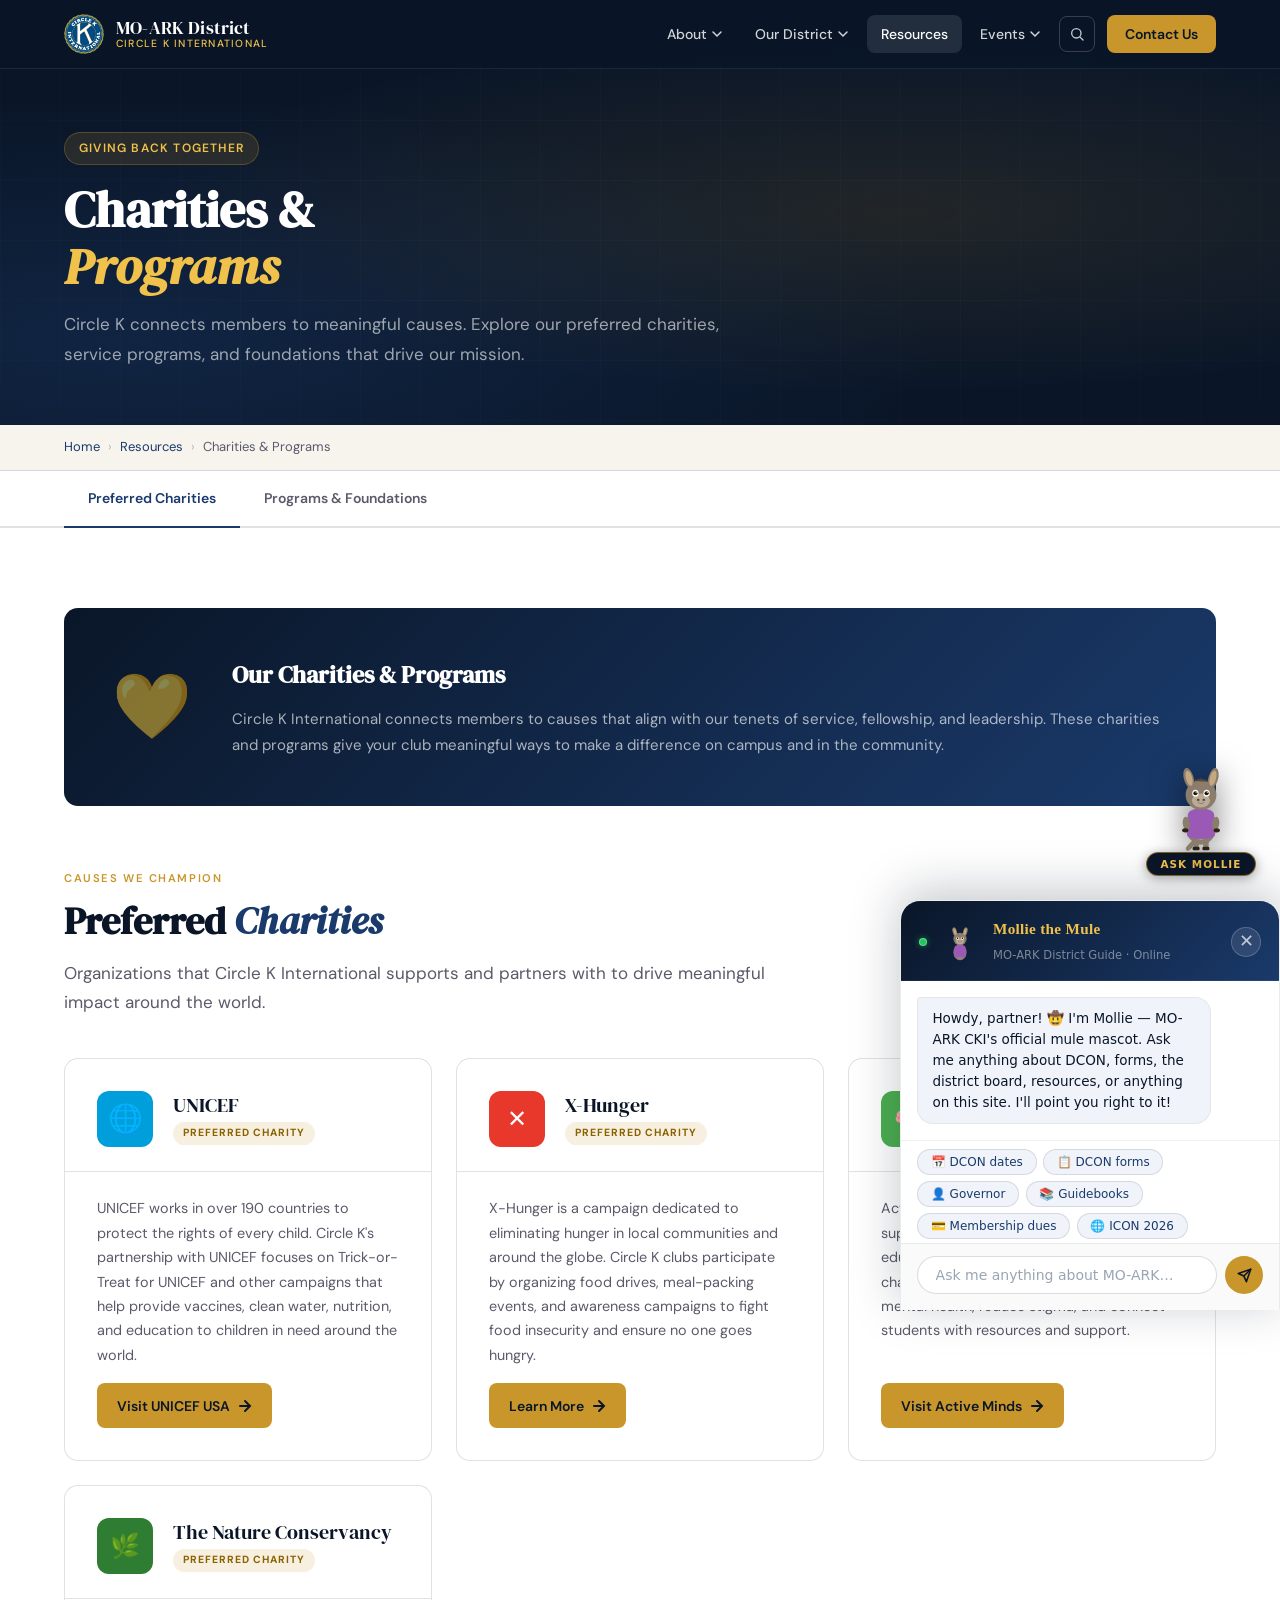
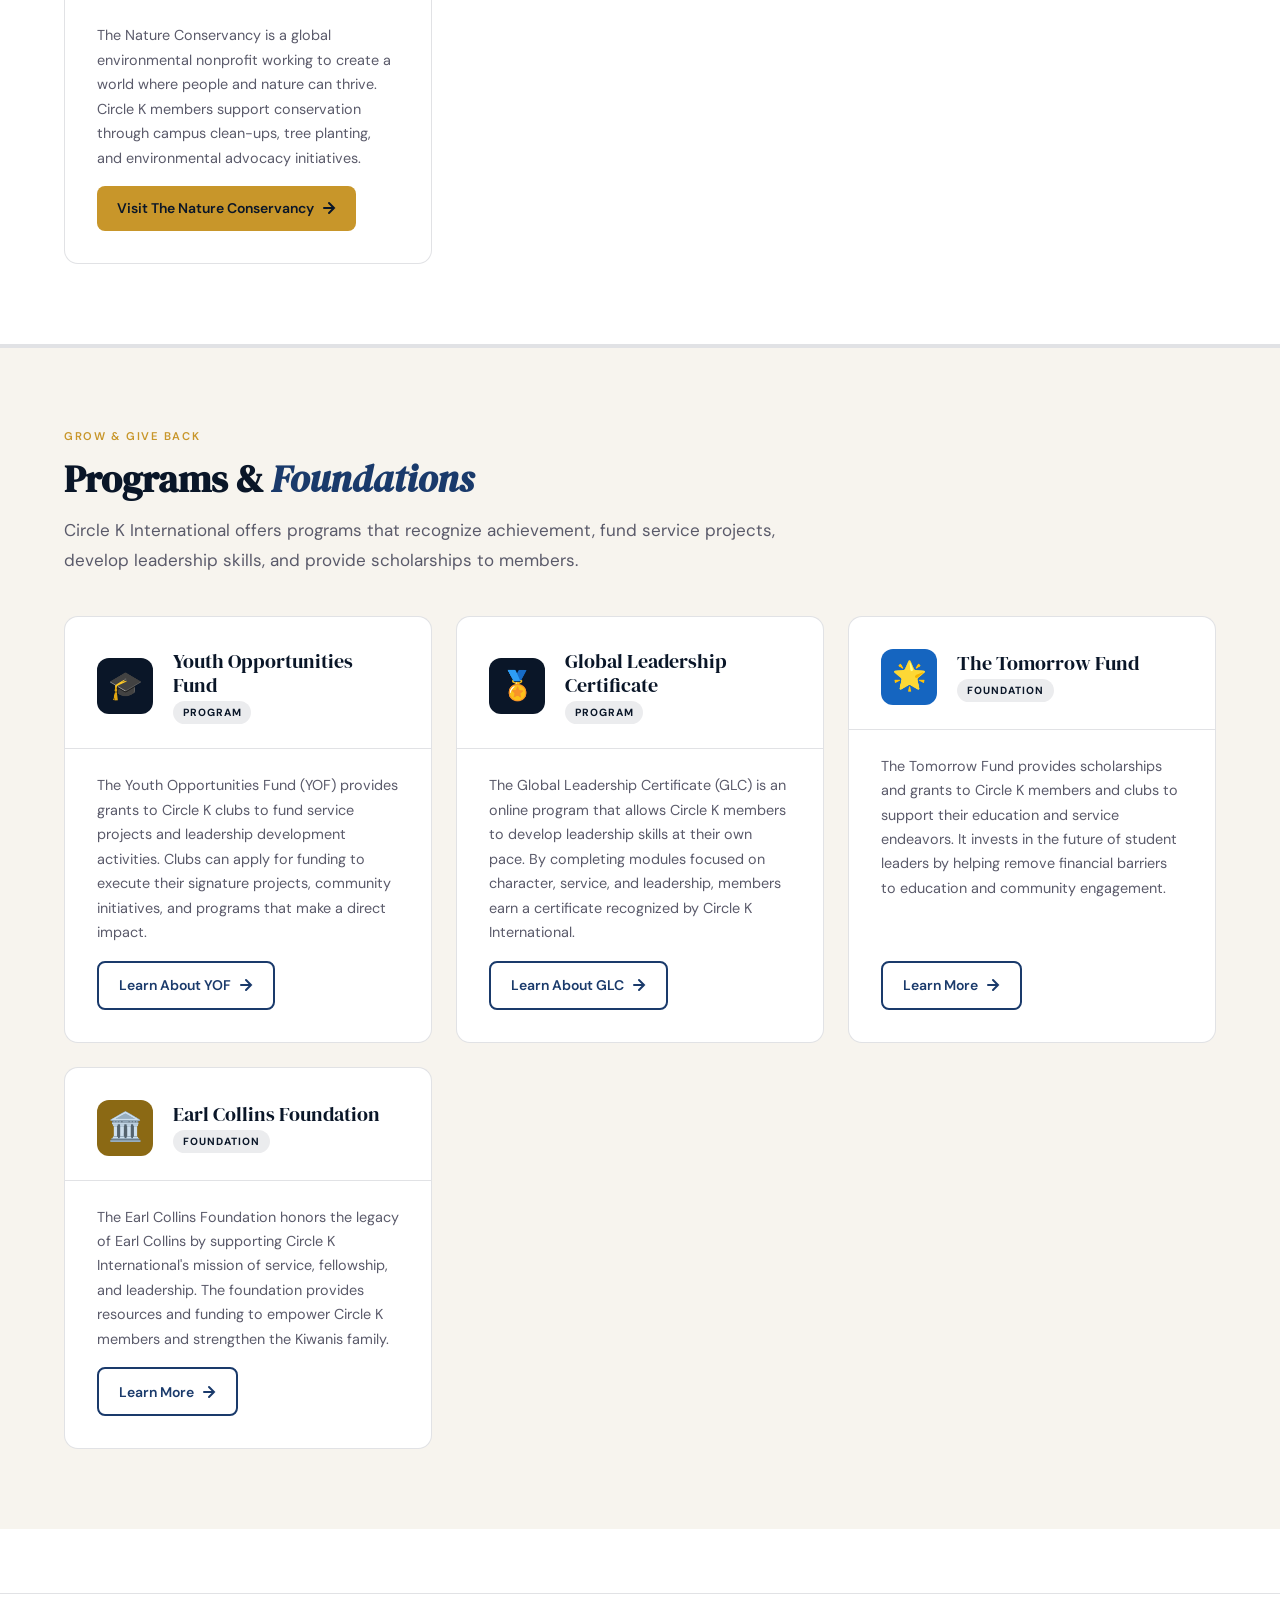
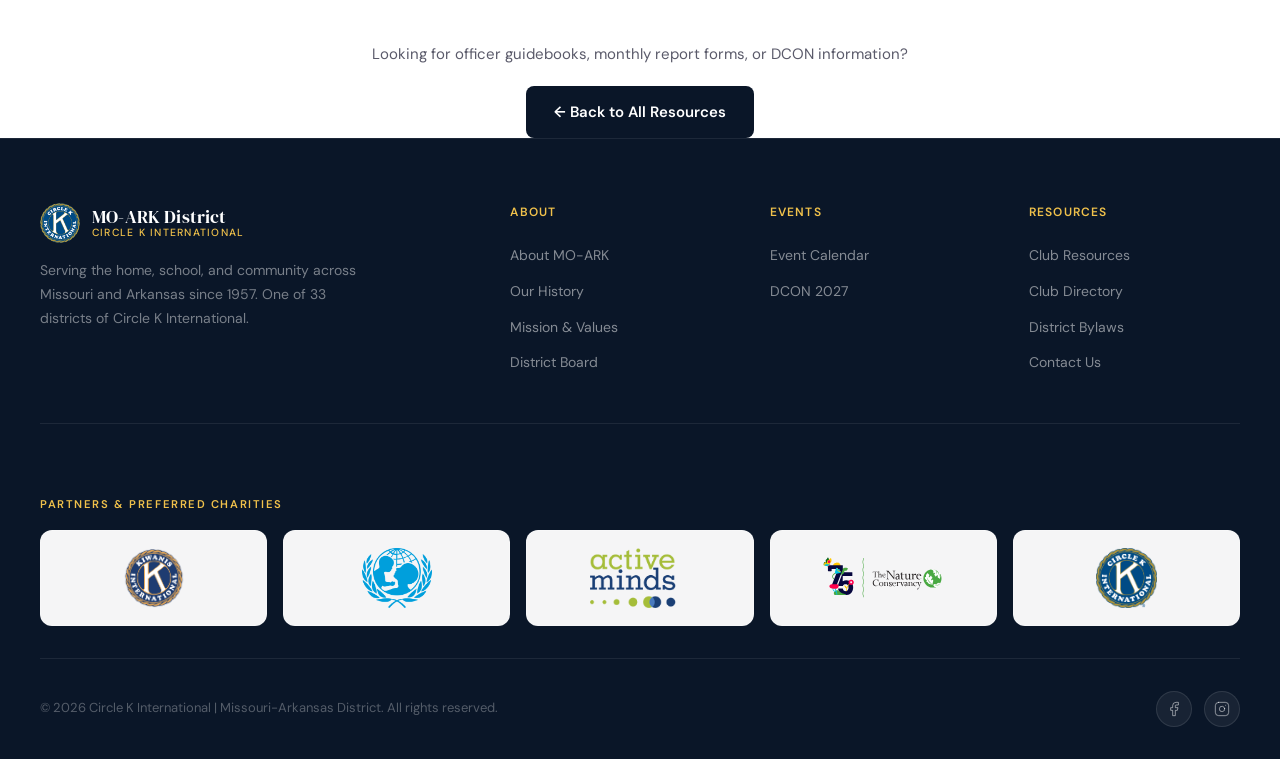
<file: programs-charities.html>
<!DOCTYPE html>
<html lang="en">
<head>
<script src="mollie-chat.js"></script>
<script src="site-search.js"></script>

<meta charset="UTF-8">
<link rel="icon" type="image/png" href="Images/CircleK-seal.png">
<meta name="viewport" content="width=device-width, initial-scale=1.0">
<title>Charities & Programs | MO-ARK District Circle K</title>
<link rel="preconnect" href="https://fonts.googleapis.com">
<link rel="preconnect" href="https://fonts.gstatic.com" crossorigin>
<link href="https://fonts.googleapis.com/css2?family=DM+Serif+Display:ital@0;1&family=DM+Sans:wght@300;400;500;600&display=swap" rel="stylesheet">
<link rel="stylesheet" href="base.css">
<script src="components.js"></script>
<style>
  :root{--navy:#0A1628;--blue:#1A3A6B;--gold:#C8962A;--gold-lt:#F0C14B;--cream:#F7F4EE;--white:#FFFFFF;--text:#1C1C1C;--muted:#5A5A6A;--border:rgba(10,22,40,0.12);--radius:14px;--radius-sm:8px;--ff-display:'DM Serif Display',Georgia,serif;--ff-body:'DM Sans',system-ui,sans-serif;--transition:0.25s cubic-bezier(0.4,0,0.2,1);--shadow-card:0 2px 12px rgba(10,22,40,0.08),0 1px 3px rgba(10,22,40,0.06);--shadow-hover:0 8px 32px rgba(10,22,40,0.14),0 2px 8px rgba(10,22,40,0.08);}
  *,*::before,*::after{box-sizing:border-box;margin:0;padding:0;}
  html{scroll-behavior:smooth;} body{font-family:var(--ff-body);color:var(--text);background:var(--white);line-height:1.6;overflow-x:hidden;}
  img{max-width:100%;display:block;} a{color:inherit;text-decoration:none;} ul{list-style:none;}

  /* NAV */
  .nav{position:fixed;top:0;left:0;right:0;z-index:1000;background:rgba(10,22,40,0.96);backdrop-filter:blur(12px);-webkit-backdrop-filter:blur(12px);border-bottom:1px solid rgba(255,255,255,0.08);transition:box-shadow var(--transition);}
  .nav.scrolled{box-shadow:0 4px 24px rgba(0,0,0,0.3);}
  .nav-inner{max-width:1200px;margin:0 auto;padding:0 1.5rem;height:68px;display:flex;align-items:center;justify-content:space-between;}
  .nav-logo{display:flex;align-items:center;gap:12px;flex-shrink:0;}
  .nav-logo-mark{width:40px;height:40px;background:var(--gold);border-radius:50%;display:flex;align-items:center;justify-content:center;font-family:var(--ff-display);font-size:1.2rem;color:var(--navy);flex-shrink:0;}
  .nav-logo-text{display:flex;flex-direction:column;line-height:1.1;}
  .nav-logo-name{font-family:var(--ff-display);font-size:1.1rem;color:var(--white);}
  .nav-logo-sub{font-size:0.65rem;color:var(--gold-lt);text-transform:uppercase;letter-spacing:0.12em;font-weight:500;}
  .nav-links{display:flex;align-items:center;gap:0.25rem;}
  .nav-item{position:relative;}
  .nav-link{display:flex;align-items:center;gap:4px;padding:0.5rem 0.875rem;font-size:0.875rem;font-weight:500;color:rgba(255,255,255,0.82);border-radius:var(--radius-sm);transition:color var(--transition),background var(--transition);white-space:nowrap;cursor:pointer;}
  .nav-link:hover,.nav-link.active{color:var(--white);background:rgba(255,255,255,0.1);}
  .nav-link svg{width:12px;height:12px;transition:transform var(--transition);}
  .nav-item:hover .nav-link svg{transform:rotate(180deg);}
  .nav-dropdown{position:absolute;top:100%;left:50%;padding-top:8px;background:var(--white);border:1px solid var(--border);border-radius:var(--radius);box-shadow:var(--shadow-hover);min-width:200px;padding:0.5rem;opacity:0;pointer-events:none;transform:translateX(-50%) translateY(-6px);transition:opacity var(--transition),transform var(--transition);}
  .nav-item:hover .nav-dropdown{opacity:1;pointer-events:all;transform:translateX(-50%) translateY(0);}
  .nav-dropdown a{display:block;padding:0.625rem 0.875rem;font-size:0.875rem;color:var(--text);border-radius:var(--radius-sm);font-weight:400;transition:background var(--transition),color var(--transition);}
  .nav-dropdown a:hover{background:var(--cream);color:var(--blue);}
  .nav-dropdown-divider{height:1px;background:var(--border);margin:0.375rem 0.875rem;}
  .nav-cta{background:var(--gold);color:var(--navy)!important;font-weight:600!important;border-radius:var(--radius-sm);padding:0.5rem 1.125rem;}
  .nav-cta:hover{background:var(--gold-lt)!important;transform:translateY(-1px);}
  .nav-toggle{display:none;flex-direction:column;gap:5px;cursor:pointer;padding:4px;background:none;border:none;}
  .nav-toggle span{display:block;width:24px;height:2px;background:var(--white);border-radius:2px;transition:all var(--transition);}
  .nav-toggle.open span:nth-child(1){transform:translateY(7px) rotate(45deg);}
  .nav-toggle.open span:nth-child(2){opacity:0;}
  .nav-toggle.open span:nth-child(3){transform:translateY(-7px) rotate(-45deg);}
  .nav-mobile{display:none;position:fixed;inset:68px 0 0 0;background:var(--navy);padding:1.5rem;overflow-y:auto;z-index:999;flex-direction:column;gap:0.25rem;}
  .nav-mobile.open{display:flex;}
  .nav-mobile a{display:block;padding:0.875rem 1rem;color:rgba(255,255,255,0.85);font-size:1rem;border-radius:var(--radius-sm);border-bottom:1px solid rgba(255,255,255,0.06);transition:background var(--transition),color var(--transition);}
  .nav-mobile a:hover{background:rgba(255,255,255,0.08);}
  .nav-mobile-section{font-size:0.7rem;text-transform:uppercase;letter-spacing:0.12em;color:var(--gold-lt);font-weight:600;padding:1rem 1rem 0.375rem;}

  /* PAGE HEADER */
  .page-header{padding-top:68px;background:var(--navy);position:relative;overflow:hidden;}
  .page-header-bg{position:absolute;inset:0;background:radial-gradient(ellipse at 70% 50%,rgba(200,150,42,0.12) 0%,transparent 60%),radial-gradient(ellipse at 10% 80%,rgba(26,58,107,0.4) 0%,transparent 50%);}
  .page-header-grid{position:absolute;inset:0;background-image:linear-gradient(rgba(255,255,255,0.02) 1px,transparent 1px),linear-gradient(90deg,rgba(255,255,255,0.02) 1px,transparent 1px);background-size:60px 60px;mask-image:radial-gradient(ellipse 100% 100% at 50% 50%,black 30%,transparent 100%);}
  .page-header-inner{position:relative;z-index:1;max-width:1200px;margin:0 auto;padding:4rem 1.5rem 3.5rem;}
  .page-eyebrow{display:inline-flex;align-items:center;gap:8px;background:rgba(200,150,42,0.15);border:1px solid rgba(200,150,42,0.3);border-radius:100px;padding:0.375rem 0.875rem;font-size:0.75rem;font-weight:600;color:var(--gold-lt);text-transform:uppercase;letter-spacing:0.1em;margin-bottom:1rem;}
  .page-title{font-family:var(--ff-display);font-size:clamp(2rem,4vw,3.25rem);color:var(--white);line-height:1.1;margin-bottom:1rem;}
  .page-title em{font-style:italic;color:var(--gold-lt);}
  .page-desc{font-size:1.0625rem;color:rgba(255,255,255,0.6);line-height:1.75;max-width:55ch;}

  /* BREADCRUMB */
  .breadcrumb{background:var(--cream);border-bottom:1px solid var(--border);}
  .breadcrumb-inner{max-width:1200px;margin:0 auto;padding:0.75rem 1.5rem;display:flex;align-items:center;gap:0.5rem;font-size:0.8125rem;color:var(--muted);}
  .breadcrumb a{color:var(--blue);transition:color var(--transition);}
  .breadcrumb a:hover{color:var(--navy);}
  .breadcrumb-sep{opacity:0.4;}

  /* SECTION TABS (sticky) */
  .section-tabs{background:var(--white);border-bottom:2px solid var(--border);position:sticky;top:68px;z-index:100;}
  .section-tabs-inner{max-width:1200px;margin:0 auto;padding:0 1.5rem;display:flex;gap:0;}  .section-tab{padding:1rem 1.5rem;font-size:0.875rem;font-weight:600;color:var(--muted);border-bottom:2px solid transparent;margin-bottom:-2px;cursor:pointer;white-space:nowrap;transition:color var(--transition),border-color var(--transition);}
  .section-tab:hover{color:var(--navy);}
  .section-tab.active{color:var(--blue);border-bottom-color:var(--blue);}

  /* LAYOUT */
  .section{padding:5rem 1.5rem;max-width:1200px;margin:0 auto;}
  .section-bg{background:var(--cream);}
  .section-bg .section{background:transparent;}
  .section-label{font-size:0.7rem;text-transform:uppercase;letter-spacing:0.14em;font-weight:600;color:var(--gold);margin-bottom:0.75rem;}
  .section-title{font-family:var(--ff-display);font-size:clamp(1.75rem,3vw,2.5rem);line-height:1.1;color:var(--navy);margin-bottom:1rem;}
  .section-title em{font-style:italic;color:var(--blue);}
  .section-desc{font-size:1.0625rem;color:var(--muted);line-height:1.75;max-width:60ch;margin-bottom:3rem;}
  .section-divider{border:none;border-top:2px solid var(--border);margin:0;}

  /* PARTNER / CHARITY CARDS */
  .cards-grid{display:grid;grid-template-columns:repeat(auto-fill,minmax(320px,1fr));gap:1.5rem;}

  .org-card{background:var(--white);border:1px solid var(--border);border-radius:var(--radius);overflow:hidden;display:flex;flex-direction:column;transition:box-shadow var(--transition),transform var(--transition),border-color var(--transition);}
  .org-card:hover{box-shadow:var(--shadow-hover);transform:translateY(-4px);border-color:rgba(200,150,42,0.35);}

  .org-card-top{padding:2rem 2rem 1.5rem;border-bottom:1px solid var(--border);display:flex;align-items:center;gap:1.25rem;}
  .org-logo{width:56px;height:56px;border-radius:12px;display:flex;align-items:center;justify-content:center;font-size:1.75rem;flex-shrink:0;}
  .org-name{font-family:var(--ff-display);font-size:1.25rem;color:var(--navy);line-height:1.2;}
  .org-tag{display:inline-block;margin-top:0.3rem;font-size:0.65rem;font-weight:700;text-transform:uppercase;letter-spacing:0.1em;padding:0.2rem 0.6rem;border-radius:100px;}
  .tag-partner{background:rgba(26,58,107,0.1);color:var(--blue);}
  .tag-charity{background:rgba(200,150,42,0.15);color:#8a6200;}
  .tag-program{background:rgba(10,22,40,0.08);color:var(--navy);}

  .org-card-body{padding:1.5rem 2rem 2rem;flex:1;display:flex;flex-direction:column;gap:1rem;}
  .org-desc{font-size:0.9rem;color:var(--muted);line-height:1.7;flex:1;}
  .org-link{display:inline-flex;align-items:center;gap:0.5rem;padding:0.7rem 1.25rem;border-radius:var(--radius-sm);font-size:0.875rem;font-weight:600;transition:all var(--transition);align-self:flex-start;}
  .org-link-primary{background:var(--gold);color:var(--navy);}
  .org-link-primary:hover{background:var(--gold-lt);transform:translateY(-2px);box-shadow:0 4px 14px rgba(200,150,42,0.4);}
  .org-link-outline{background:transparent;border:2px solid var(--blue);color:var(--blue);}
  .org-link-outline:hover{background:var(--blue);color:var(--white);transform:translateY(-2px);}

  /* INTRO BANNER */
  .intro-banner{background:linear-gradient(135deg,var(--navy) 0%,var(--blue) 100%);border-radius:var(--radius);padding:3rem;margin-bottom:4rem;display:flex;gap:2.5rem;align-items:center;}
  .intro-banner-icon{font-size:4rem;flex-shrink:0;opacity:0.5;}
  .intro-banner-text h3{font-family:var(--ff-display);font-size:1.5rem;color:var(--white);margin-bottom:0.75rem;}
  .intro-banner-text p{font-size:0.9375rem;color:rgba(255,255,255,0.65);line-height:1.75;}

  /* SECTION HEADER ROW */
  .section-header-row{display:flex;align-items:flex-end;justify-content:space-between;gap:1.5rem;margin-bottom:2.5rem;flex-wrap:wrap;}

  /* FOOTER */
  footer{background:var(--navy);border-top:1px solid rgba(255,255,255,0.08);padding:4rem 1.5rem 2rem;}
  .footer-inner{max-width:1200px;margin:0 auto;}
  .footer-top{display:grid;grid-template-columns:2fr 1fr 1fr 1fr;gap:3rem;padding-bottom:3rem;border-bottom:1px solid rgba(255,255,255,0.08);margin-bottom:2.5rem;}
  .footer-brand p{font-size:0.875rem;color:rgba(255,255,255,0.45);line-height:1.7;margin-top:1rem;max-width:32ch;}
  .footer-col h4{font-size:0.75rem;text-transform:uppercase;letter-spacing:0.1em;color:var(--gold-lt);font-weight:600;margin-bottom:1.25rem;}
  .footer-col ul{display:flex;flex-direction:column;gap:0.625rem;}
  .footer-col ul li a{font-size:0.875rem;color:rgba(255,255,255,0.5);transition:color var(--transition);}
  .footer-col ul li a:hover{color:var(--white);}
  .footer-bottom{display:flex;align-items:center;justify-content:space-between;flex-wrap:wrap;gap:1rem;}
  .footer-copy{font-size:0.8125rem;color:rgba(255,255,255,0.3);}
  .footer-socials{display:flex;gap:0.75rem;}
  .footer-social{width:36px;height:36px;background:rgba(255,255,255,0.06);border:1px solid rgba(255,255,255,0.1);border-radius:50%;display:flex;align-items:center;justify-content:center;color:rgba(255,255,255,0.5);transition:background var(--transition),color var(--transition),border-color var(--transition);}
  .footer-social:hover{background:var(--gold);border-color:var(--gold);color:var(--navy);}
  .footer-social svg{width:16px;height:16px;}

  /* ANIMATIONS */
  .fade-in{opacity:0;transform:translateY(20px);transition:opacity 0.6s ease,transform 0.6s ease;}
  .fade-in.visible{opacity:1;transform:translateY(0);}

  /* RESPONSIVE */
  @media(max-width:1024px){.intro-banner{flex-direction:column;gap:1.5rem;}.footer-top{grid-template-columns:1fr 1fr;gap:2rem;}}
  @media(max-width:768px){.nav-links{display:none;}.nav-toggle{display:flex;}.cards-grid{grid-template-columns:1fr;}.section-tab{padding:0.75rem 1rem;font-size:0.8rem;}.footer-top{grid-template-columns:1fr;}}
</style>
</head>
<body>

<!-- NAV -->
<nav class="nav" id="nav">
  <div class="nav-inner">
    <a href="/" class="nav-logo" aria-label="MO-ARK Circle K Home">
      <img src="Images/CircleK-seal.png" alt="Circle K Logo" style="width:40px;height:40px;border-radius:50%;object-fit:cover;">
      <div class="nav-logo-text">
        <span class="nav-logo-name">MO-ARK District</span>
        <span class="nav-logo-sub">Circle K International</span>
      </div>
    </a>
    <ul class="nav-links" role="list">
      <li class="nav-item">
        <a href="about" class="nav-link">About
          <svg viewBox="0 0 12 12" fill="none" stroke="currentColor" stroke-width="1.5" stroke-linecap="round"><path d="M2 4l4 4 4-4"/></svg>
        </a>
        <div class="nav-dropdown">
          <a href="about">About MO-ARK</a>
          <a href="about#history">Our History</a>
          <a href="about#mission">Mission &amp; Values</a>
          <div class="nav-dropdown-divider"></div>
          <a href="contact">Contact Us</a>
        </div>
      </li>
      <li class="nav-item">
        <a href="our-district" class="nav-link">Our District
          <svg viewBox="0 0 12 12" fill="none" stroke="currentColor" stroke-width="1.5" stroke-linecap="round"><path d="M2 4l4 4 4-4"/></svg>
        </a>
        <div class="nav-dropdown">
          <a href="our-district#board">District Board</a>
          <a href="our-district#clubs">Club Directory</a>
          <a href="our-district#bylaws">District Bylaws</a>
        </div>
      </li>
      <li><a href="resources" class="nav-link active">Resources</a></li>
      <li class="nav-item">
        <a href="dcon" class="nav-link">Events
          <svg viewBox="0 0 12 12" fill="none" stroke="currentColor" stroke-width="1.5" stroke-linecap="round"><path d="M2 4l4 4 4-4"/></svg>
        </a>
        <div class="nav-dropdown">
          <a href="dcon">DCON 2027</a>
          <a href="dcon#calendar">Event Calendar</a>
          <a href="resources#forms">DCON Forms</a>
        </div>
      </li>
      <li><a href="contact" class="nav-cta nav-link">Contact Us</a></li>
    </ul>
    <button class="nav-toggle" id="navToggle" aria-label="Toggle menu" aria-expanded="false">
      <span></span><span></span><span></span>
    </button>
  </div>
</nav>
<div class="nav-mobile" id="navMobile">
  <div class="nav-mobile-section">About</div>
  <a href="about">About MO-ARK</a>
  <a href="about#history">Our History</a>
  <a href="about#mission">Mission &amp; Values</a>
  <div class="nav-mobile-section">District</div>
  <a href="our-district#board">District Board</a>
  <a href="our-district#clubs">Club Directory</a>
  <a href="our-district#bylaws">District Bylaws</a>
  <div class="nav-mobile-section">Events &amp; Resources</div>
  <a href="resources">Resources</a>
  <a href="dcon">DCON 2027</a>
  <div class="nav-mobile-section">Connect</div>
  <a href="contact">Contact Us</a>
</div>

<!-- PAGE HEADER -->
<div class="page-header">
  <div class="page-header-bg"></div>
  <div class="page-header-grid"></div>
  <div class="page-header-inner">
    <div class="page-eyebrow">Giving Back Together</div>
    <h1 class="page-title">Charities &amp;<br><em>Programs</em></h1>
    <p class="page-desc">Circle K connects members to meaningful causes. Explore our preferred charities, service programs, and foundations that drive our mission.</p>
  </div>
</div>

<div class="breadcrumb">
  <div class="breadcrumb-inner">
    <a href="/">Home</a>
    <span class="breadcrumb-sep">›</span>
    <a href="resources">Resources</a>
    <span class="breadcrumb-sep">›</span>
    <span>Charities &amp; Programs</span>
  </div>
</div>

<!-- STICKY TABS -->
<div class="section-tabs">
  <div class="section-tabs-inner">
    <a href="#charities" class="section-tab active">Preferred Charities</a>
    <a href="#programs" class="section-tab">Programs &amp; Foundations</a>
  </div>
</div>

<!-- PREFERRED CHARITIES -->
<div id="charities" class="section">

  <div class="intro-banner fade-in">
    <div class="intro-banner-icon">💛</div>
    <div class="intro-banner-text">
      <h3>Our Charities &amp; Programs</h3>
      <p>Circle K International connects members to causes that align with our tenets of service, fellowship, and leadership. These charities and programs give your club meaningful ways to make a difference on campus and in the community.</p>
    </div>
  </div>

  <div class="section-header-row fade-in">
    <div>
      <div class="section-label">Causes We Champion</div>
      <h2 class="section-title">Preferred <em>Charities</em></h2>
      <p class="section-desc" style="margin-bottom:0;">Organizations that Circle K International supports and partners with to drive meaningful impact around the world.</p>
    </div>
  </div>

  <div class="cards-grid">

    <div class="org-card fade-in">
      <div class="org-card-top">
        <div class="org-logo" style="background:#009edb;">
          <span style="font-size:1.75rem;">🌐</span>
        </div>
        <div>
          <div class="org-name">UNICEF</div>
          <span class="org-tag tag-charity">Preferred Charity</span>
        </div>
      </div>
      <div class="org-card-body">
        <p class="org-desc">UNICEF works in over 190 countries to protect the rights of every child. Circle K's partnership with UNICEF focuses on Trick-or-Treat for UNICEF and other campaigns that help provide vaccines, clean water, nutrition, and education to children in need around the world.</p>
        <a href="https://www.unicefusa.org" target="_blank" rel="noopener" class="org-link org-link-primary">
          Visit UNICEF USA
          <svg width="14" height="14" viewBox="0 0 14 14" fill="none" stroke="currentColor" stroke-width="2" stroke-linecap="round"><path d="M2 7h10M7 2l5 5-5 5"/></svg>
        </a>
      </div>
    </div>

    <div class="org-card fade-in">
      <div class="org-card-top">
        <div class="org-logo" style="background:#E8372B;">
          <span style="font-size:1.5rem;color:white;font-weight:900;">✕</span>
        </div>
        <div>
          <div class="org-name">X-Hunger</div>
          <span class="org-tag tag-charity">Preferred Charity</span>
        </div>
      </div>
      <div class="org-card-body">
        <p class="org-desc">X-Hunger is a campaign dedicated to eliminating hunger in local communities and around the globe. Circle K clubs participate by organizing food drives, meal-packing events, and awareness campaigns to fight food insecurity and ensure no one goes hungry.</p>
        <a href="https://www.circlek.org" target="_blank" rel="noopener" class="org-link org-link-primary">
          Learn More
          <svg width="14" height="14" viewBox="0 0 14 14" fill="none" stroke="currentColor" stroke-width="2" stroke-linecap="round"><path d="M2 7h10M7 2l5 5-5 5"/></svg>
        </a>
      </div>
    </div>

    <div class="org-card fade-in">
      <div class="org-card-top">
        <div class="org-logo" style="background:#4CAF50;">
          <span style="font-size:1.5rem;">🧠</span>
        </div>
        <div>
          <div class="org-name">Active Minds</div>
          <span class="org-tag tag-charity">Preferred Charity</span>
        </div>
      </div>
      <div class="org-card-body">
        <p class="org-desc">Active Minds is the nation's premier nonprofit supporting mental health awareness and education for young adults. Their campus chapters promote open conversations about mental health, reduce stigma, and connect students with resources and support.</p>
        <a href="https://www.activeminds.org" target="_blank" rel="noopener" class="org-link org-link-primary">
          Visit Active Minds
          <svg width="14" height="14" viewBox="0 0 14 14" fill="none" stroke="currentColor" stroke-width="2" stroke-linecap="round"><path d="M2 7h10M7 2l5 5-5 5"/></svg>
        </a>
      </div>
    </div>

    <div class="org-card fade-in">
      <div class="org-card-top">
        <div class="org-logo" style="background:#2E7D32;">
          <span style="font-size:1.5rem;">🌿</span>
        </div>
        <div>
          <div class="org-name">The Nature Conservancy</div>
          <span class="org-tag tag-charity">Preferred Charity</span>
        </div>
      </div>
      <div class="org-card-body">
        <p class="org-desc">The Nature Conservancy is a global environmental nonprofit working to create a world where people and nature can thrive. Circle K members support conservation through campus clean-ups, tree planting, and environmental advocacy initiatives.</p>
        <a href="https://www.nature.org" target="_blank" rel="noopener" class="org-link org-link-primary">
          Visit The Nature Conservancy
          <svg width="14" height="14" viewBox="0 0 14 14" fill="none" stroke="currentColor" stroke-width="2" stroke-linecap="round"><path d="M2 7h10M7 2l5 5-5 5"/></svg>
        </a>
      </div>
    </div>

  </div>
</div>

<hr class="section-divider">

<!-- PROGRAMS & FOUNDATIONS -->
<hr class="section-divider">
<div id="programs" class="section-bg">
  <div class="section">

  <div class="section-header-row fade-in">
    <div>
      <div class="section-label">Grow &amp; Give Back</div>
      <h2 class="section-title">Programs &amp; <em>Foundations</em></h2>
      <p class="section-desc" style="margin-bottom:0;">Circle K International offers programs that recognize achievement, fund service projects, develop leadership skills, and provide scholarships to members.</p>
    </div>
  </div>

  <div class="cards-grid">

    <div class="org-card fade-in">
      <div class="org-card-top">
        <div class="org-logo" style="background:var(--navy);">
          <span style="font-size:1.75rem;">🎓</span>
        </div>
        <div>
          <div class="org-name">Youth Opportunities Fund</div>
          <span class="org-tag tag-program">Program</span>
        </div>
      </div>
      <div class="org-card-body">
        <p class="org-desc">The Youth Opportunities Fund (YOF) provides grants to Circle K clubs to fund service projects and leadership development activities. Clubs can apply for funding to execute their signature projects, community initiatives, and programs that make a direct impact.</p>
        <a href="https://www.circlek.org/resources/youth-opportunities-fund/" target="_blank" rel="noopener" class="org-link org-link-outline">
          Learn About YOF
          <svg width="14" height="14" viewBox="0 0 14 14" fill="none" stroke="currentColor" stroke-width="2" stroke-linecap="round"><path d="M2 7h10M7 2l5 5-5 5"/></svg>
        </a>
      </div>
    </div>

    <div class="org-card fade-in">
      <div class="org-card-top">
        <div class="org-logo" style="background:var(--navy);">
          <span style="font-size:1.75rem;">🏅</span>
        </div>
        <div>
          <div class="org-name">Global Leadership Certificate</div>
          <span class="org-tag tag-program">Program</span>
        </div>
      </div>
      <div class="org-card-body">
        <p class="org-desc">The Global Leadership Certificate (GLC) is an online program that allows Circle K members to develop leadership skills at their own pace. By completing modules focused on character, service, and leadership, members earn a certificate recognized by Circle K International.</p>
        <a href="https://www.circlek.org/resources/global-leadership-certificate/" target="_blank" rel="noopener" class="org-link org-link-outline">
          Learn About GLC
          <svg width="14" height="14" viewBox="0 0 14 14" fill="none" stroke="currentColor" stroke-width="2" stroke-linecap="round"><path d="M2 7h10M7 2l5 5-5 5"/></svg>
        </a>
      </div>
    </div>

    <div class="org-card fade-in">
      <div class="org-card-top">
        <div class="org-logo" style="background:#1565C0;">
          <span style="font-size:1.75rem;">🌟</span>
        </div>
        <div>
          <div class="org-name">The Tomorrow Fund</div>
          <span class="org-tag tag-program">Foundation</span>
        </div>
      </div>
      <div class="org-card-body">
        <p class="org-desc">The Tomorrow Fund provides scholarships and grants to Circle K members and clubs to support their education and service endeavors. It invests in the future of student leaders by helping remove financial barriers to education and community engagement.</p>
        <a href="https://www.circlek.org" target="_blank" rel="noopener" class="org-link org-link-outline">
          Learn More
          <svg width="14" height="14" viewBox="0 0 14 14" fill="none" stroke="currentColor" stroke-width="2" stroke-linecap="round"><path d="M2 7h10M7 2l5 5-5 5"/></svg>
        </a>
      </div>
    </div>

    <div class="org-card fade-in">
      <div class="org-card-top">
        <div class="org-logo" style="background:#8B6914;">
          <span style="font-size:1.75rem;">🏛️</span>
        </div>
        <div>
          <div class="org-name">Earl Collins Foundation</div>
          <span class="org-tag tag-program">Foundation</span>
        </div>
      </div>
      <div class="org-card-body">
        <p class="org-desc">The Earl Collins Foundation honors the legacy of Earl Collins by supporting Circle K International's mission of service, fellowship, and leadership. The foundation provides resources and funding to empower Circle K members and strengthen the Kiwanis family.</p>
        <a href="https://www.circlek.org" target="_blank" rel="noopener" class="org-link org-link-outline">
          Learn More
          <svg width="14" height="14" viewBox="0 0 14 14" fill="none" stroke="currentColor" stroke-width="2" stroke-linecap="round"><path d="M2 7h10M7 2l5 5-5 5"/></svg>
        </a>
      </div>
    </div>

  </div>
  </div>
</div>

  <!-- BACK TO RESOURCES -->
  <div style="margin-top:4rem;padding-top:3rem;border-top:1px solid var(--border);text-align:center;" class="fade-in">
    <p style="font-size:0.9375rem;color:var(--muted);margin-bottom:1.25rem;">Looking for officer guidebooks, monthly report forms, or DCON information?</p>
    <a href="resources" style="display:inline-flex;align-items:center;gap:0.5rem;padding:0.875rem 1.75rem;background:var(--navy);color:var(--white);font-weight:600;border-radius:var(--radius-sm);font-size:0.9375rem;transition:all var(--transition);" onmouseover="this.style.background='var(--blue)'" onmouseout="this.style.background='var(--navy)'">
      ← Back to All Resources
    </a>
  </div>

</div>

<!-- FOOTER -->
<footer>
  <div class="footer-inner">
    <div class="footer-top">
      <div class="footer-brand">
        <div class="nav-logo" style="margin-bottom:0.5rem;">
          <img src="Images/CircleK-seal.png" alt="Circle K Logo" style="width:40px;height:40px;border-radius:50%;object-fit:cover;">
          <div class="nav-logo-text">
            <span class="nav-logo-name">MO-ARK District</span>
            <span class="nav-logo-sub">Circle K International</span>
          </div>
        </div>
        <p>Serving the home, school, and community across Missouri and Arkansas since 1957. One of 33 districts of Circle K International.</p>
      </div>
      <div class="footer-col">
        <h4>About</h4>
        <ul>
          <li><a href="about">About MO-ARK</a></li>
          <li><a href="about#history">Our History</a></li>
          <li><a href="about#mission">Mission &amp; Values</a></li>
          <li><a href="our-district#board">District Board</a></li>
        </ul>
      </div>
      <div class="footer-col">
        <h4>Events</h4>
        <ul>
          <li><a href="dcon#calendar">Event Calendar</a></li>
          <li><a href="dcon">DCON 2027</a></li>
        </ul>
      </div>
      <div class="footer-col">
        <h4>Resources</h4>
        <ul>
          <li><a href="resources#club">Club Resources</a></li>
          <li><a href="our-district#clubs">Club Directory</a></li>
          <li><a href="our-district#bylaws">District Bylaws</a></li>
          <li><a href="contact">Contact Us</a></li>
        </ul>
      </div>
    </div>

    <div class="footer-partners">
      <div class="footer-partners-label">Partners &amp; Preferred Charities</div>
      <div class="footer-partners-row">
        <a href="https://www.kiwanis.org" target="_blank" rel="noopener" class="footer-partner" title="Kiwanis International — our parent organization"><img src="Images/Kiwanis International Logo.png" alt="Kiwanis International"></a>
        <a href="https://www.unicefusa.org" target="_blank" rel="noopener" class="footer-partner" title="UNICEF — preferred charity"><img src="Images/UNICEF Logo.png" alt="UNICEF"></a>
        <a href="https://www.activeminds.org" target="_blank" rel="noopener" class="footer-partner" title="Active Minds — mental health awareness"><img src="Images/ActiveMindsFooter.png" alt="Active Minds"></a>
        <a href="https://www.nature.org" target="_blank" rel="noopener" class="footer-partner" title="The Nature Conservancy — environmental conservation"><img src="Images/NatureConservancyFooter.svg" alt="The Nature Conservancy"></a>
        <a href="https://www.circlek.org" target="_blank" rel="noopener" class="footer-partner" title="Circle K International"><img src="Images/CircleK-seal.png" alt="Circle K International"></a>
      </div>
    </div>

    <div class="footer-bottom">
      <p class="footer-copy">© 2026 Circle K International | Missouri-Arkansas District. All rights reserved.</p>
      <div class="footer-socials">
        <a href="https://www.facebook.com/moarkcki/" class="footer-social" aria-label="Facebook" target="_blank" rel="noopener"><svg viewBox="0 0 24 24" fill="none" stroke="currentColor" stroke-width="1.5" stroke-linecap="round" stroke-linejoin="round"><path d="M18 2h-3a5 5 0 0 0-5 5v3H7v4h3v8h4v-8h3l1-4h-4V7a1 1 0 0 1 1-1h3z"/></svg></a>
        <a href="https://www.instagram.com/moarkcki" class="footer-social" aria-label="Instagram" target="_blank" rel="noopener"><svg viewBox="0 0 24 24" fill="none" stroke="currentColor" stroke-width="1.5" stroke-linecap="round" stroke-linejoin="round"><rect x="2" y="2" width="20" height="20" rx="5"/><path d="M16 11.37A4 4 0 1 1 12.63 8 4 4 0 0 1 16 11.37z"/><line x1="17.5" y1="6.5" x2="17.51" y2="6.5"/></svg></a>
      </div>
    </div>
  </div>
</footer>

<script>

  // Section tab active state on scroll
  const tabs = document.querySelectorAll('.section-tab');
  const sectionIds = ['charities', 'programs'];
  const sections = sectionIds.map(id => document.getElementById(id));
  window.addEventListener('scroll', () => {
    let current = 0;
    sections.forEach((s, i) => { if (s && window.scrollY >= s.offsetTop - 160) current = i; });
    tabs.forEach((t, i) => t.classList.toggle('active', i === current));
  }, {passive: true});

  const observer = new IntersectionObserver((entries) => {
    entries.forEach((entry, i) => {
      if (entry.isIntersecting) {
        setTimeout(() => entry.target.classList.add('visible'), i * 80);
        observer.unobserve(entry.target);
      }
    });
  }, {threshold: 0.12, rootMargin: '0px 0px -40px 0px'});
  document.querySelectorAll('.fade-in').forEach(el => observer.observe(el));
</script>
<script src="transitions.js"></script>
</body>
</html>
</file>
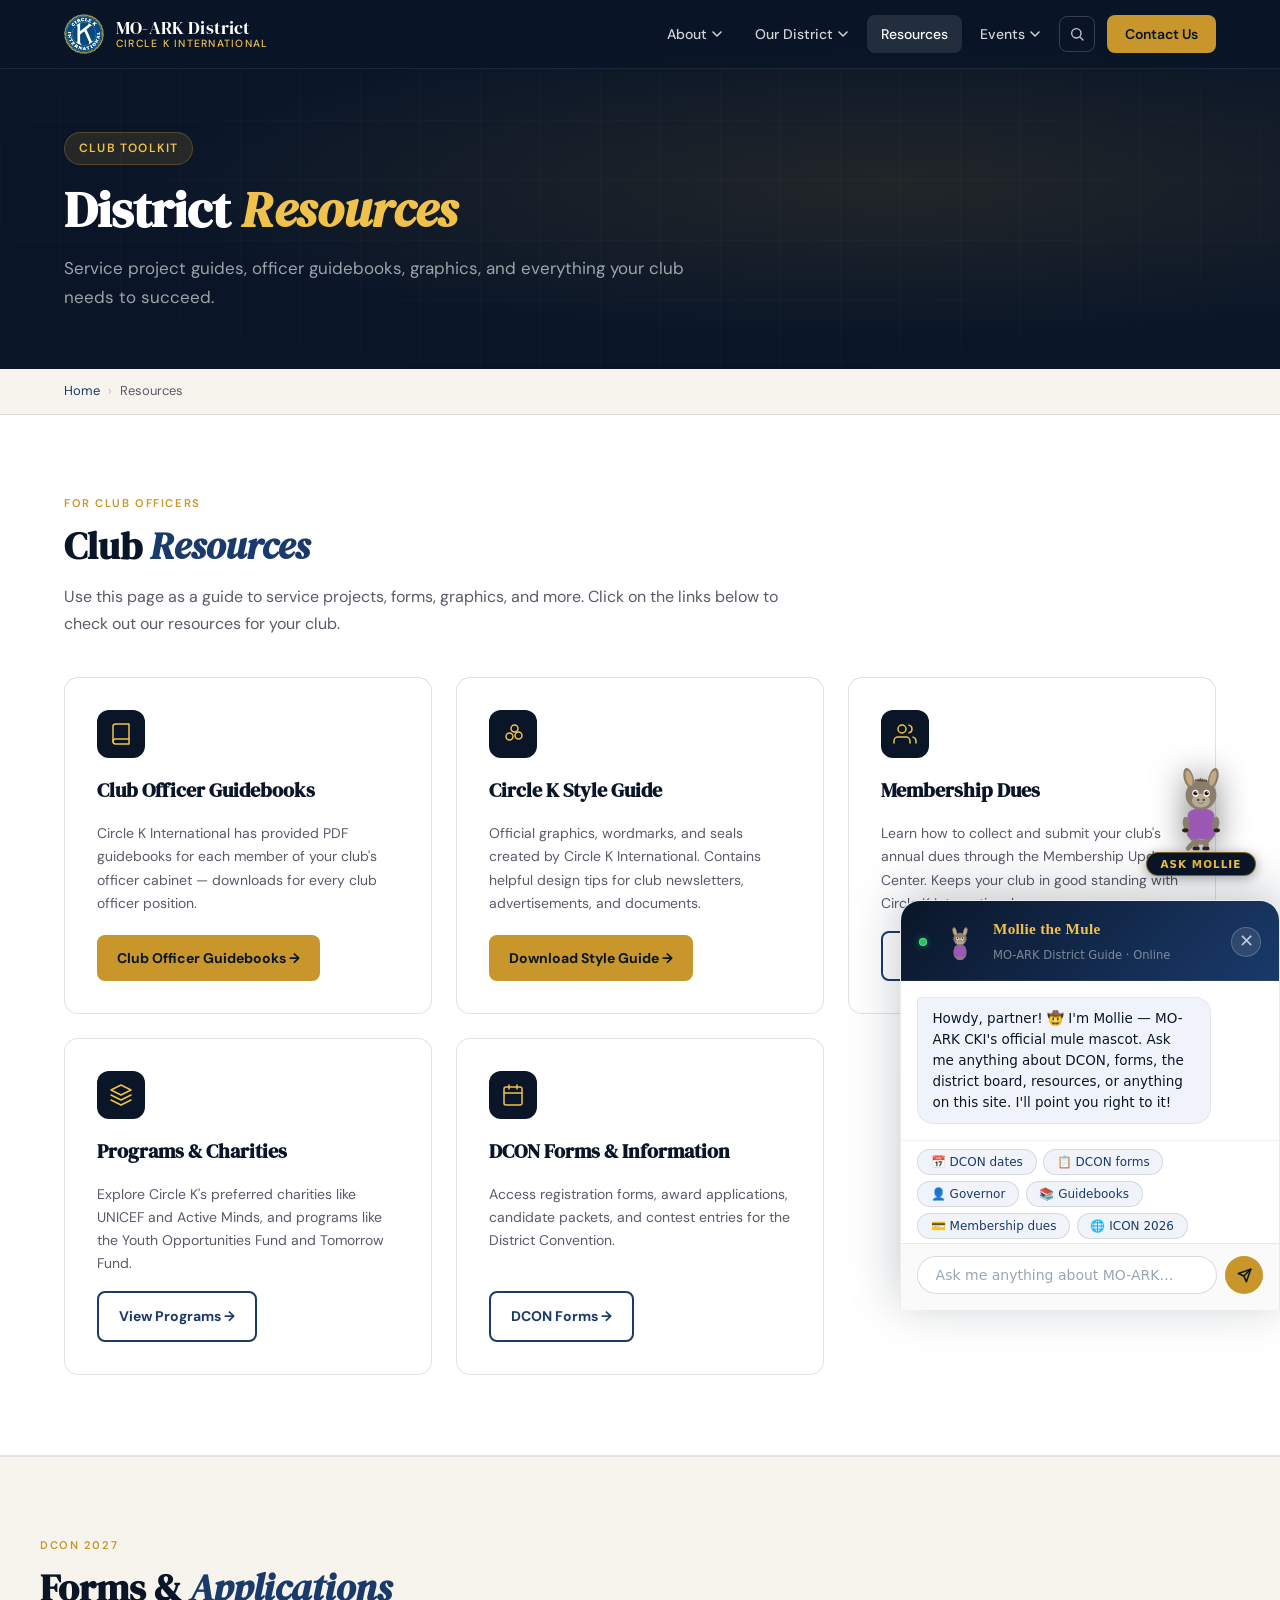
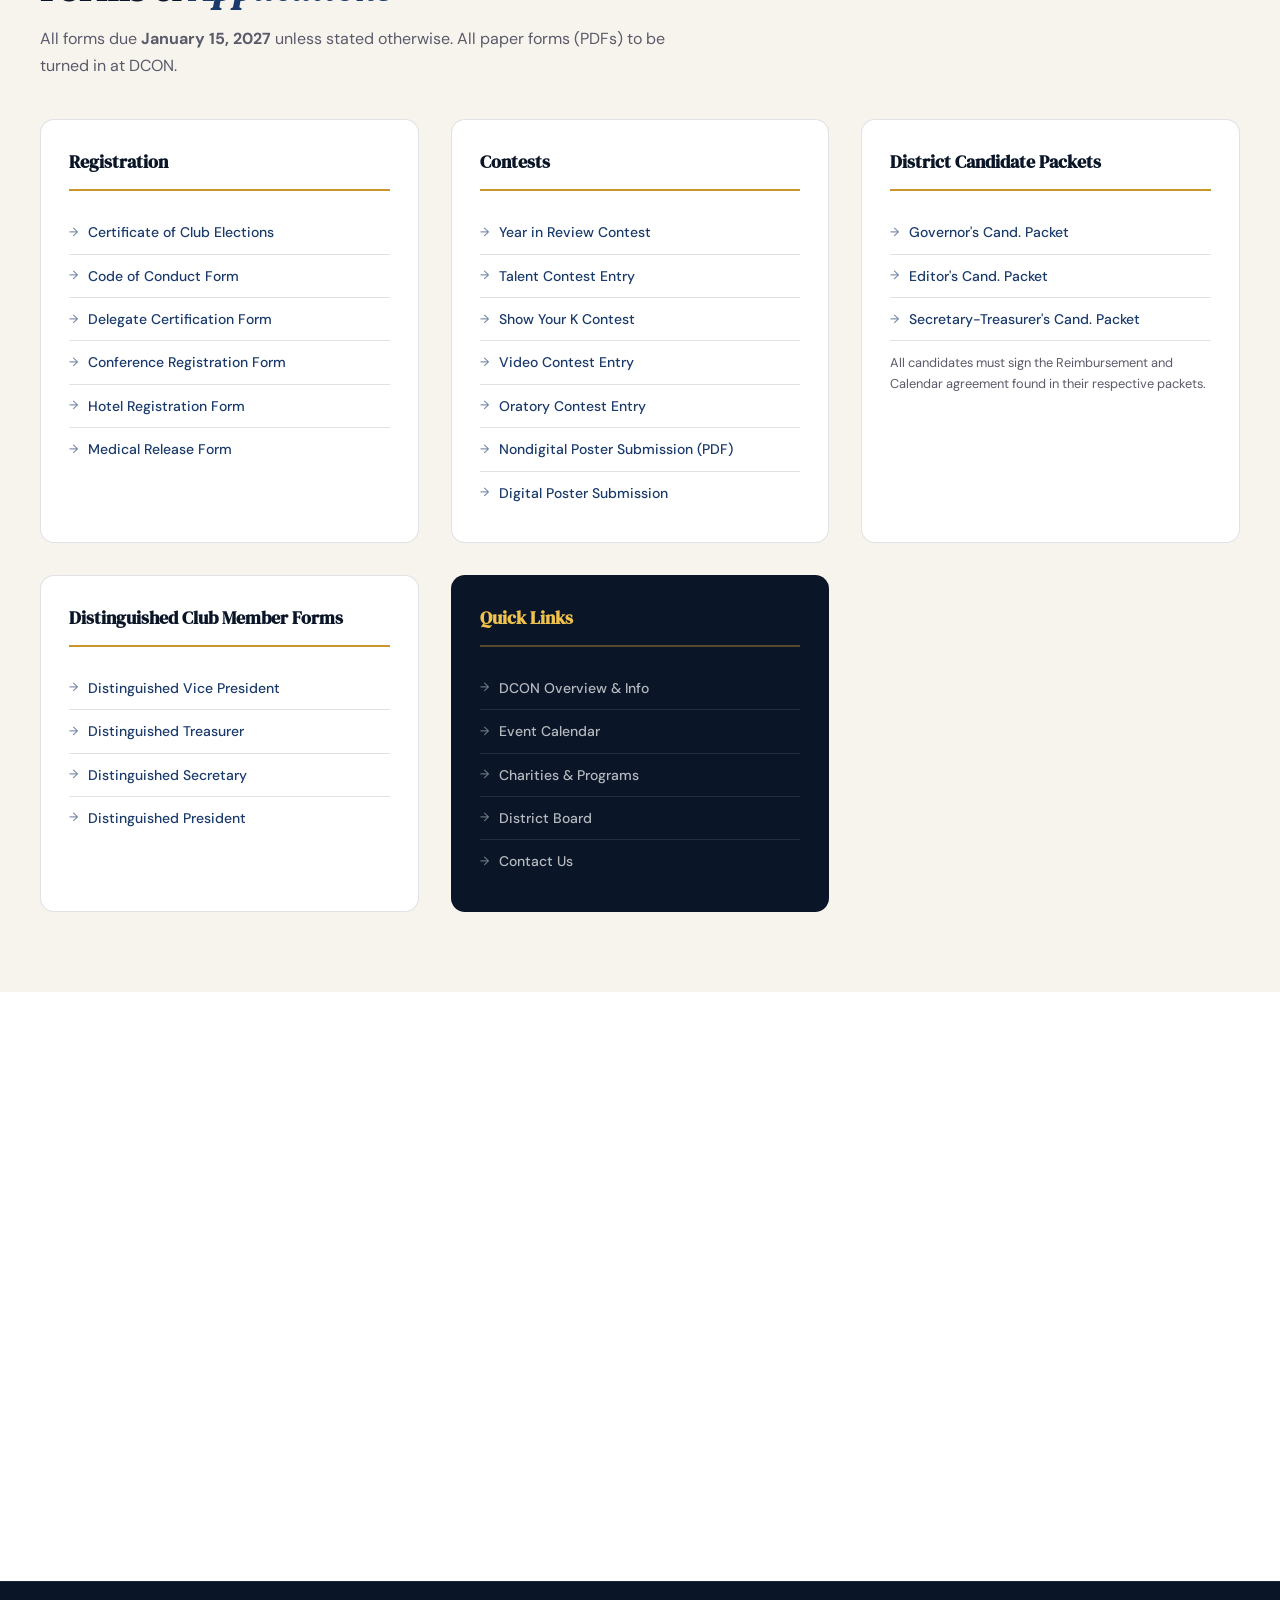
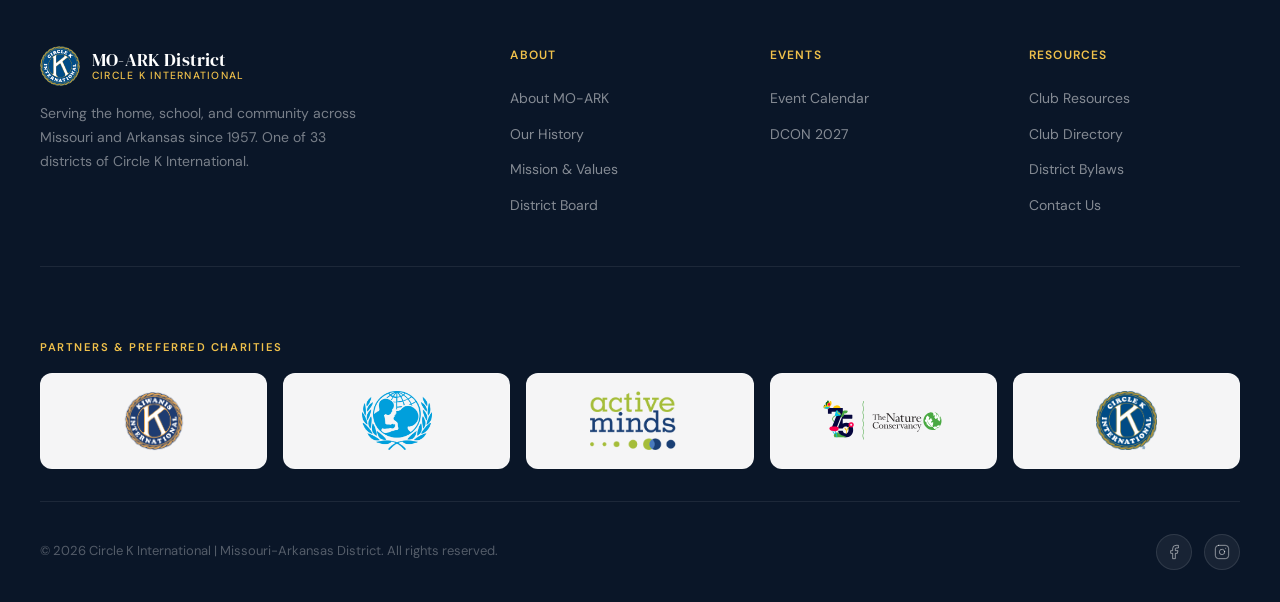
<file: resources.html>
<!DOCTYPE html>
<html lang="en">
<head>
<script src="mollie-chat.js"></script>
<script src="site-search.js"></script>

<meta charset="UTF-8">
<link rel="icon" type="image/png" href="Images/CircleK-seal.png">
<meta name="viewport" content="width=device-width, initial-scale=1.0">
<title>Resources | MO-ARK District Circle K</title>
<link rel="preconnect" href="https://fonts.googleapis.com">
<link rel="preconnect" href="https://fonts.gstatic.com" crossorigin>
<link href="https://fonts.googleapis.com/css2?family=DM+Serif+Display:ital@0;1&family=DM+Sans:wght@300;400;500;600&display=swap" rel="stylesheet">
<link rel="stylesheet" href="base.css">
<script src="components.js"></script>
<style>

  .page-header{padding-top:68px;background:var(--navy);position:relative;overflow:hidden;}
  .page-header-bg{position:absolute;inset:0;background:radial-gradient(ellipse at 70% 50%,rgba(200,150,42,0.12) 0%,transparent 60%);}
  .page-header-grid{position:absolute;inset:0;background-image:linear-gradient(rgba(255,255,255,0.02) 1px,transparent 1px),linear-gradient(90deg,rgba(255,255,255,0.02) 1px,transparent 1px);background-size:60px 60px;mask-image:radial-gradient(ellipse 100% 100% at 50% 50%,black 30%,transparent 100%);}
  .page-header-inner{position:relative;z-index:1;max-width:1200px;margin:0 auto;padding:4rem 1.5rem 3.5rem;}
  .page-eyebrow{display:inline-flex;align-items:center;gap:8px;background:rgba(200,150,42,0.15);border:1px solid rgba(200,150,42,0.3);border-radius:100px;padding:0.375rem 0.875rem;font-size:0.75rem;font-weight:600;color:var(--gold-lt);text-transform:uppercase;letter-spacing:0.1em;margin-bottom:1rem;}
  .page-title{font-family:var(--ff-display);font-size:clamp(2rem,4vw,3.25rem);color:var(--white);line-height:1.1;margin-bottom:1rem;}
  .page-title em{font-style:italic;color:var(--gold-lt);}
  .page-desc{font-size:1.0625rem;color:rgba(255,255,255,0.6);line-height:1.75;max-width:55ch;}
  .breadcrumb{background:var(--cream);border-bottom:1px solid var(--border);}
  .breadcrumb-inner{max-width:1200px;margin:0 auto;padding:0.75rem 1.5rem;display:flex;align-items:center;gap:0.5rem;font-size:0.8125rem;color:var(--muted);}
  .breadcrumb a{color:var(--blue);}
  .breadcrumb-sep{opacity:0.4;}

  .section{padding:5rem 1.5rem;max-width:1200px;margin:0 auto;}
  .section-label{font-size:0.7rem;text-transform:uppercase;letter-spacing:0.14em;font-weight:600;color:var(--gold);margin-bottom:0.75rem;}
  .section-title{font-family:var(--ff-display);font-size:clamp(1.75rem,3vw,2.5rem);line-height:1.1;color:var(--navy);margin-bottom:1rem;}
  .section-title em{font-style:italic;color:var(--blue);}
  .section-divider{border:none;border-top:2px solid var(--border);margin:0;}

  /* RESOURCE CARDS */
  .resource-grid{display:grid;grid-template-columns:repeat(auto-fill,minmax(300px,1fr));gap:1.5rem;margin-top:2.5rem;}
  .resource-card{background:var(--white);border:1px solid var(--border);border-radius:var(--radius);padding:2rem;display:flex;flex-direction:column;gap:1rem;transition:box-shadow var(--transition),transform var(--transition),border-color var(--transition);}
  .resource-card:hover{box-shadow:var(--shadow-hover);transform:translateY(-3px);border-color:rgba(200,150,42,0.4);}
  .resource-icon{width:48px;height:48px;background:var(--navy);border-radius:12px;display:flex;align-items:center;justify-content:center;}
  .resource-icon svg{width:24px;height:24px;stroke:var(--gold-lt);}
  .resource-card h3{font-family:var(--ff-display);font-size:1.25rem;color:var(--navy);}
  .resource-card p{font-size:0.875rem;color:var(--muted);line-height:1.65;flex:1;}
  .resource-btn{display:inline-flex;align-items:center;gap:0.5rem;padding:0.75rem 1.25rem;background:var(--gold);color:var(--navy);font-weight:700;border-radius:var(--radius-sm);font-size:0.875rem;transition:all var(--transition);align-self:flex-start;}
  .resource-btn:hover{background:var(--gold-lt);transform:translateY(-2px);box-shadow:0 4px 12px rgba(200,150,42,0.4);}
  .resource-btn-outline{background:transparent;border:2px solid var(--blue);color:var(--blue);}
  .resource-btn-outline:hover{background:var(--blue);color:var(--white);}

  /* FORMS SECTION */
  .forms-bg{background:var(--cream);padding:5rem 1.5rem;}
  .forms-inner{max-width:1200px;margin:0 auto;}
  .forms-grid{display:grid;grid-template-columns:1fr 1fr 1fr;gap:2rem;margin-top:2.5rem;}
  .forms-group{background:var(--white);border:1px solid var(--border);border-radius:var(--radius);padding:1.75rem;}
  .forms-group h4{font-family:var(--ff-display);font-size:1.125rem;color:var(--navy);margin-bottom:1.25rem;padding-bottom:0.75rem;border-bottom:2px solid var(--gold);}
  .form-link{display:flex;align-items:center;gap:0.625rem;padding:0.625rem 0;font-size:0.875rem;color:var(--blue);font-weight:500;border-bottom:1px solid var(--border);transition:color var(--transition),gap var(--transition);}
  .form-link:last-child{border-bottom:none;}
  .form-link:hover{color:var(--navy);gap:0.875rem;}
  .form-link::before{content:'→';font-size:0.75rem;opacity:0.6;}
  .examples-btn{display:inline-flex;align-items:center;gap:0.5rem;margin-top:1rem;padding:0.75rem 1.125rem;background:var(--gold);color:var(--navy);font-weight:700;font-size:0.875rem;border-radius:var(--radius-sm);transition:all var(--transition);align-self:flex-start;}
  .examples-btn:hover{background:var(--gold-lt);transform:translateY(-2px);box-shadow:0 4px 12px rgba(200,150,42,0.4);}

  /* DUES SECTION */
  .dues-card{background:var(--white);border:1px solid var(--border);border-radius:var(--radius);padding:2.5rem;margin-top:2.5rem;}
  .dues-card h3{font-family:var(--ff-display);font-size:1.375rem;color:var(--navy);margin-bottom:1rem;}
  .dues-steps{counter-reset:steps;display:flex;flex-direction:column;gap:0.75rem;margin:1rem 0;}
  .dues-step{counter-increment:steps;display:flex;gap:1rem;align-items:flex-start;font-size:0.9375rem;color:var(--muted);line-height:1.6;}
  .dues-step::before{content:counter(steps);display:flex;align-items:center;justify-content:center;width:28px;height:28px;background:var(--navy);color:var(--gold-lt);border-radius:50%;font-size:0.75rem;font-weight:700;flex-shrink:0;}
  .dues-step a{color:var(--blue);font-weight:600;}
  .dues-step a:hover{text-decoration:underline;}

  footer{background:var(--navy);border-top:1px solid rgba(255,255,255,0.08);padding:4rem 1.5rem 2rem;}
  .footer-inner{max-width:1200px;margin:0 auto;}
  .footer-top{display:grid;grid-template-columns:2fr 1fr 1fr 1fr;gap:3rem;padding-bottom:3rem;border-bottom:1px solid rgba(255,255,255,0.08);margin-bottom:2.5rem;}
  .footer-brand p{font-size:0.875rem;color:rgba(255,255,255,0.45);line-height:1.7;margin-top:1rem;max-width:32ch;}
  .footer-col h4{font-size:0.75rem;text-transform:uppercase;letter-spacing:0.1em;color:var(--gold-lt);font-weight:600;margin-bottom:1.25rem;}
  .footer-col ul{display:flex;flex-direction:column;gap:0.625rem;}
  .footer-col ul li a{font-size:0.875rem;color:rgba(255,255,255,0.5);transition:color var(--transition);}
  .footer-col ul li a:hover{color:var(--white);}
  .footer-bottom{display:flex;align-items:center;justify-content:space-between;flex-wrap:wrap;gap:1rem;}
  .footer-copy{font-size:0.8125rem;color:rgba(255,255,255,0.3);}
  .footer-socials{display:flex;gap:0.75rem;}
  .footer-social{width:36px;height:36px;background:rgba(255,255,255,0.06);border:1px solid rgba(255,255,255,0.1);border-radius:50%;display:flex;align-items:center;justify-content:center;color:rgba(255,255,255,0.5);transition:background var(--transition),color var(--transition),border-color var(--transition);}
  .footer-social:hover{background:var(--gold);border-color:var(--gold);color:var(--navy);}
  .footer-social svg{width:16px;height:16px;}

  .fade-in{opacity:0;transform:translateY(20px);transition:opacity 0.6s ease,transform 0.6s ease;}
  .fade-in.visible{opacity:1;transform:translateY(0);}

  @media(max-width:1024px){.forms-grid{grid-template-columns:1fr 1fr;}.footer-top{grid-template-columns:1fr 1fr;}}
  @media(max-width:768px){.nav-links{display:none;}.nav-toggle{display:flex;}.forms-grid{grid-template-columns:1fr;}.resource-grid{grid-template-columns:1fr;}.footer-top{grid-template-columns:1fr;}}
</style>
</head>
<body>

<nav class="nav" id="nav">
  <div class="nav-inner">
    <a href="/" class="nav-logo" aria-label="MO-ARK Circle K Home">
      <img src="Images/CircleK-seal.png" alt="Circle K Logo" style="width:40px;height:40px;border-radius:50%;object-fit:cover;">
      <div class="nav-logo-text">
        <span class="nav-logo-name">MO-ARK District</span>
        <span class="nav-logo-sub">Circle K International</span>
      </div>
    </a>
    <ul class="nav-links" role="list">
      <li class="nav-item">
        <a href="about" class="nav-link">About
          <svg viewBox="0 0 12 12" fill="none" stroke="currentColor" stroke-width="1.5" stroke-linecap="round"><path d="M2 4l4 4 4-4"/></svg>
        </a>
        <div class="nav-dropdown">
          <a href="about">About MO-ARK</a>
          <a href="about#history">Our History</a>
          <a href="about#mission">Mission &amp; Values</a>
          <div class="nav-dropdown-divider"></div>
          <a href="contact">Contact Us</a>
        </div>
      </li>
      <li class="nav-item">
        <a href="our-district" class="nav-link">Our District
          <svg viewBox="0 0 12 12" fill="none" stroke="currentColor" stroke-width="1.5" stroke-linecap="round"><path d="M2 4l4 4 4-4"/></svg>
        </a>
        <div class="nav-dropdown">
          <a href="our-district#board">District Board</a>
          <a href="our-district#clubs">Club Directory</a>
          <a href="our-district#bylaws">District Bylaws</a>
        </div>
      </li>
      <li><a href="resources" class="nav-link active">Resources</a></li>
      <li class="nav-item">
        <a href="dcon" class="nav-link">Events
          <svg viewBox="0 0 12 12" fill="none" stroke="currentColor" stroke-width="1.5" stroke-linecap="round"><path d="M2 4l4 4 4-4"/></svg>
        </a>
        <div class="nav-dropdown">
          <a href="dcon">DCON 2027</a>
          <a href="dcon#calendar">Event Calendar</a>
          <a href="resources#forms">DCON Forms</a>
        </div>
      </li>
      <li><a href="contact" class="nav-cta nav-link">Contact Us</a></li>
    </ul>
    <button class="nav-toggle" id="navToggle" aria-label="Toggle menu" aria-expanded="false">
      <span></span><span></span><span></span>
    </button>
  </div>
</nav>
<div class="nav-mobile" id="navMobile">
  <div class="nav-mobile-section">About</div>
  <a href="about">About MO-ARK</a>
  <a href="about#history">Our History</a>
  <a href="about#mission">Mission &amp; Values</a>
  <div class="nav-mobile-section">District</div>
  <a href="our-district#board">District Board</a>
  <a href="our-district#clubs">Club Directory</a>
  <a href="our-district#bylaws">District Bylaws</a>
  <div class="nav-mobile-section">Events &amp; Resources</div>
  <a href="resources">Resources</a>
  <a href="dcon">DCON 2027</a>
  <div class="nav-mobile-section">Connect</div>
  <a href="contact">Contact Us</a>
</div>

<div class="page-header">
  <div class="page-header-bg"></div>
  <div class="page-header-grid"></div>
  <div class="page-header-inner">
    <div class="page-eyebrow">Club Toolkit</div>
    <h1 class="page-title">District <em>Resources</em></h1>
    <p class="page-desc">Service project guides, officer guidebooks, graphics, and everything your club needs to succeed.</p>
  </div>
</div>

<div class="breadcrumb">
  <div class="breadcrumb-inner">
    <a href="/">Home</a>
    <span class="breadcrumb-sep">›</span>
    <span>Resources</span>
  </div>
</div>

<!-- CLUB RESOURCES -->
<div class="section" id="club">
  <div class="section-label fade-in">For Club Officers</div>
  <h2 class="section-title fade-in">Club <em>Resources</em></h2>
  <p style="font-size:1rem;color:var(--muted);line-height:1.7;max-width:65ch;margin-top:0.5rem;" class="fade-in">Use this page as a guide to service projects, forms, graphics, and more. Click on the links below to check out our resources for your club.</p>
  <div class="resource-grid">
    <div class="resource-card fade-in">
      <div class="resource-icon">
        <svg viewBox="0 0 24 24" fill="none" stroke-width="1.5" stroke-linecap="round" stroke-linejoin="round"><path d="M4 19.5A2.5 2.5 0 0 1 6.5 17H20"/><path d="M6.5 2H20v20H6.5A2.5 2.5 0 0 1 4 19.5v-15A2.5 2.5 0 0 1 6.5 2z"/></svg>
      </div>
      <h3>Club Officer Guidebooks</h3>
      <p>Circle K International has provided PDF guidebooks for each member of your club's officer cabinet — downloads for every club officer position.</p>
      <a href="https://30f956d5-a7e6-4aee-97dd-e9b69fd1592b.filesusr.com/ugd/ffc875_f4de42f229314b87948a54ed4aeebb68.pdf" class="resource-btn" target="_blank">Club Officer Guidebooks →</a>
    </div>
    <div class="resource-card fade-in" id="style-guide">
      <div class="resource-icon">
        <svg viewBox="0 0 24 24" fill="none" stroke-width="1.5" stroke-linecap="round" stroke-linejoin="round"><circle cx="13.5" cy="6.5" r="3.5"/><circle cx="17.5" cy="13.5" r="3.5"/><circle cx="8.5" cy="14.5" r="3.5"/></svg>
      </div>
      <h3>Circle K Style Guide</h3>
      <p>Official graphics, wordmarks, and seals created by Circle K International. Contains helpful design tips for club newsletters, advertisements, and documents.</p>
      <a href="http://www.georgiacirclek.org/uploads/1/2/5/4/12543983/cki_brand_book__2016_-compressed.pdf" class="resource-btn" target="_blank">Download Style Guide →</a>
    </div>
    <div class="resource-card fade-in">
      <div class="resource-icon">
        <svg viewBox="0 0 24 24" fill="none" stroke-width="1.5" stroke-linecap="round" stroke-linejoin="round"><path d="M17 21v-2a4 4 0 0 0-4-4H5a4 4 0 0 0-4 4v2"/><circle cx="9" cy="7" r="4"/><path d="M23 21v-2a4 4 0 0 0-3-3.87"/><path d="M16 3.13a4 4 0 0 1 0 7.75"/></svg>
      </div>
      <h3>Membership Dues</h3>
      <p>Learn how to collect and submit your club's annual dues through the Membership Update Center. Keeps your club in good standing with Circle K International.</p>
      <a href="https://www.circlek.org/membership/dues/" class="resource-btn resource-btn-outline" target="_blank">Learn About Dues →</a>
    </div>
    <div class="resource-card fade-in">
      <div class="resource-icon">
        <svg viewBox="0 0 24 24" fill="none" stroke-width="1.5" stroke-linecap="round" stroke-linejoin="round"><path d="M12 2L2 7l10 5 10-5-10-5zM2 17l10 5 10-5M2 12l10 5 10-5"/></svg>
      </div>
      <h3>Programs &amp; Charities</h3>
      <p>Explore Circle K's preferred charities like UNICEF and Active Minds, and programs like the Youth Opportunities Fund and Tomorrow Fund.</p>
      <a href="programs-charities" class="resource-btn resource-btn-outline">View Programs →</a>
    </div>
    <div class="resource-card fade-in">
      <div class="resource-icon">
        <svg viewBox="0 0 24 24" fill="none" stroke-width="1.5" stroke-linecap="round" stroke-linejoin="round"><rect x="3" y="4" width="18" height="18" rx="2"/><line x1="16" y1="2" x2="16" y2="6"/><line x1="8" y1="2" x2="8" y2="6"/><line x1="3" y1="10" x2="21" y2="10"/></svg>
      </div>
      <h3>DCON Forms &amp; Information</h3>
      <p>Access registration forms, award applications, candidate packets, and contest entries for the District Convention.</p>
      <a href="dcon#forms" class="resource-btn resource-btn-outline">DCON Forms →</a>
    </div>
  </div>
</div>

<hr class="section-divider">

<!-- DCON FORMS -->
<div class="forms-bg" id="forms">
  <div class="forms-inner">
    <div class="section-label fade-in">DCON 2027</div>
    <h2 class="section-title fade-in">Forms &amp; <em>Applications</em></h2>
    <p style="font-size:1rem;color:var(--muted);line-height:1.7;max-width:60ch;margin-top:0.5rem;" class="fade-in">All forms due <strong>January 15, 2027</strong> unless stated otherwise. All paper forms (PDFs) to be turned in at DCON.</p>

    <div class="forms-grid">
      <div class="forms-group fade-in">
        <h4>Registration</h4>
        <a href="https://drive.google.com/file/d/1HVkSVDxGZCHZRCUxNV2ifX1luQNUFJAO/view?usp=drive_link" class="form-link" target="_blank">Certificate of Club Elections</a>
        <a href="https://drive.google.com/file/d/1pAJ5yCMGyS8UR7q3pokeIPimYAzSLa0_/view?usp=drive_link" class="form-link" target="_blank">Code of Conduct Form</a>
        <a href="https://drive.google.com/file/d/1nky0fivb-B7Pieo1SZ0F2G0cSwpO_qE7/view?usp=drive_link" class="form-link" target="_blank">Delegate Certification Form</a>
        <a href="https://drive.google.com/file/d/1A-rOSbB09VOULhbYx1uMUg2ixmwJ99S2/view?usp=drive_link" class="form-link" target="_blank">Conference Registration Form</a>
        <a href="https://drive.google.com/file/d/1uujtXGMQFW0c60x76oHoa6AGjvyG2w3f/view?usp=drive_link" class="form-link" target="_blank">Hotel Registration Form</a>
        <a href="https://drive.google.com/file/d/1Gsng8W7pnCbaU3YRYTcGgUAy3F6ERNvV/view?usp=drive_link" class="form-link" target="_blank">Medical Release Form</a>
      </div>

      <div class="forms-group fade-in">
        <h4>Contests</h4>
        <a href="https://drive.google.com/file/d/1WLbvenmwx95RDaCtHBMT9PTsJD97SJFm/view?usp=sharing" class="form-link" target="_blank">Year in Review Contest</a>
        <a href="https://drive.google.com/file/d/1Jt3H7EGQOaetXGTKMuMFUnsQHre63XqL/view?usp=drive_link" class="form-link" target="_blank">Talent Contest Entry</a>
        <a href="https://drive.google.com/file/d/1IrrcXv_s6cbYraa2fVStchqq0sHDkyiW/view?usp=drive_link" class="form-link" target="_blank">Show Your K Contest</a>
        <a href="https://drive.google.com/file/d/1ugj42vq0x3UPqdvCJEsskNtj46QLdt2E/view?usp=sharing" class="form-link" target="_blank">Video Contest Entry</a>
        <a href="https://drive.google.com/file/d/1Hes8LJF3_izSnKaxdntOHp1tuy9gGDoH/view?usp=drive_link" class="form-link" target="_blank">Oratory Contest Entry</a>
        <a href="https://drive.google.com/file/d/1n28Cjt7wuk2Ic73-cOW_V2qHhFJ-wT8Z/view?usp=drive_link" class="form-link" target="_blank">Nondigital Poster Submission (PDF)</a>
        <a href="https://drive.google.com/file/d/1PY9_3JL8_Zp94VQ1gkqC3i2aVSADhKnS/view?usp=drive_link" class="form-link" target="_blank">Digital Poster Submission</a>
      </div>

      <div class="forms-group fade-in">
        <h4>District Candidate Packets</h4>
        <a href="https://drive.google.com/file/d/1JIiA5sNaoFTLYeoV4oD2XfJ9911HWwsl/view?usp=sharing" class="form-link" target="_blank">Governor's Cand. Packet</a>
        <a href="https://drive.google.com/file/d/114ywjp-eHtDtTchr6kaAyyjs6kwn1fhl/view?usp=sharing" class="form-link" target="_blank">Editor's Cand. Packet</a>
        <a href="https://drive.google.com/file/d/1EK0Sz1lakkePRUpeTh8mKTx5lPHrCLyr/view?usp=drive_link" class="form-link" target="_blank">Secretary-Treasurer's Cand. Packet</a>
        <p style="font-size:0.8rem;color:var(--muted);margin-top:0.75rem;">All candidates must sign the Reimbursement and Calendar agreement found in their respective packets.</p>
      </div>

      <div class="forms-group fade-in">
        <h4>Distinguished Club Member Forms</h4>
        <a href="https://drive.google.com/file/d/1LqCix_JvafYn_ocrwltCd3xvI3oxO1-0/view?usp=drive_link" class="form-link" target="_blank">Distinguished Vice President</a>
        <a href="https://drive.google.com/file/d/1JoE0Vr7m4J1afcsV5lC2i2L_f_uQyvSo/view?usp=drive_link" class="form-link" target="_blank">Distinguished Treasurer</a>
        <a href="https://drive.google.com/file/d/1yE2ZQX2ymlsKtjDjvAM-YVRHIWd3cSWv/view?usp=drive_link" class="form-link" target="_blank">Distinguished Secretary</a>
        <a href="https://drive.google.com/file/d/1ZumfV5pEQNg__x2WZTzI00BB4wTOCjMF/view?usp=drive_link" class="form-link" target="_blank">Distinguished President</a>
      </div>

      <div class="forms-group fade-in" style="background:var(--navy);color:var(--white);">
        <h4 style="color:var(--gold-lt);border-color:rgba(200,150,42,0.4);">Quick Links</h4>
        <a href="dcon" class="form-link" style="color:rgba(255,255,255,0.7);border-color:rgba(255,255,255,0.1);">DCON Overview &amp; Info</a>
        <a href="dcon#calendar" class="form-link" style="color:rgba(255,255,255,0.7);border-color:rgba(255,255,255,0.1);">Event Calendar</a>
        <a href="programs-charities" class="form-link" style="color:rgba(255,255,255,0.7);border-color:rgba(255,255,255,0.1);">Charities &amp; Programs</a>
        <a href="our-district#board" class="form-link" style="color:rgba(255,255,255,0.7);border-color:rgba(255,255,255,0.1);">District Board</a>
        <a href="contact" class="form-link" style="color:rgba(255,255,255,0.7);border-color:rgba(255,255,255,0.1);">Contact Us</a>
      </div>
    </div>
  </div>
</div>

<!-- DUES SECTION -->
<div class="section">
  <div class="section-label fade-in">Membership</div>
  <h2 class="section-title fade-in">Club <em>Dues</em></h2>
  <div class="dues-card fade-in">
    <h3>How do I pay my club's dues?</h3>
    <div class="dues-steps">
      <div class="dues-step">Collect information from each member of your club (email addresses, year of graduation, etc.)</div>
      <div class="dues-step">Visit the <a href="https://www.circlek.org/membership/dues/" target="_blank">Membership Dues</a> page to review current dues information and payment guidance.</div>
      <div class="dues-step">Submit your club's payment online. Alternatively, you may print an invoice and send it along with a check to Kiwanis Youth Programs, P.O. Box 6069, Dept. 123, Indianapolis, Indiana, 46206.</div>
      <div class="dues-step">Learn more at <a href="https://www.circlek.org/membership/dues/" target="_blank">circlek.org/membership/dues</a></div>
    </div>
  </div>
</div>

<footer>
  <div class="footer-inner">
    <div class="footer-top">
      <div class="footer-brand">
        <div class="nav-logo" style="margin-bottom:0.5rem;">
          <img src="Images/CircleK-seal.png" alt="Circle K Logo" style="width:40px;height:40px;border-radius:50%;object-fit:cover;">
          <div class="nav-logo-text">
            <span class="nav-logo-name">MO-ARK District</span>
            <span class="nav-logo-sub">Circle K International</span>
          </div>
        </div>
        <p>Serving the home, school, and community across Missouri and Arkansas since 1957. One of 33 districts of Circle K International.</p>
      </div>
      <div class="footer-col">
        <h4>About</h4>
        <ul>
          <li><a href="about">About MO-ARK</a></li>
          <li><a href="about#history">Our History</a></li>
          <li><a href="about#mission">Mission &amp; Values</a></li>
          <li><a href="our-district#board">District Board</a></li>
        </ul>
      </div>
      <div class="footer-col">
        <h4>Events</h4>
        <ul>
          <li><a href="dcon#calendar">Event Calendar</a></li>
          <li><a href="dcon">DCON 2027</a></li>
        </ul>
      </div>
      <div class="footer-col">
        <h4>Resources</h4>
        <ul>
          <li><a href="resources#club">Club Resources</a></li>
          <li><a href="our-district#clubs">Club Directory</a></li>
          <li><a href="our-district#bylaws">District Bylaws</a></li>
          <li><a href="contact">Contact Us</a></li>
        </ul>
      </div>
    </div>

    <div class="footer-partners">
      <div class="footer-partners-label">Partners &amp; Preferred Charities</div>
      <div class="footer-partners-row">
        <a href="https://www.kiwanis.org" target="_blank" rel="noopener" class="footer-partner" title="Kiwanis International — our parent organization"><img src="Images/Kiwanis International Logo.png" alt="Kiwanis International"></a>
        <a href="https://www.unicefusa.org" target="_blank" rel="noopener" class="footer-partner" title="UNICEF — preferred charity"><img src="Images/UNICEF Logo.png" alt="UNICEF"></a>
        <a href="https://www.activeminds.org" target="_blank" rel="noopener" class="footer-partner" title="Active Minds — mental health awareness"><img src="Images/ActiveMindsFooter.png" alt="Active Minds"></a>
        <a href="https://www.nature.org" target="_blank" rel="noopener" class="footer-partner" title="The Nature Conservancy — environmental conservation"><img src="Images/NatureConservancyFooter.svg" alt="The Nature Conservancy"></a>
        <a href="https://www.circlek.org" target="_blank" rel="noopener" class="footer-partner" title="Circle K International"><img src="Images/CircleK-seal.png" alt="Circle K International"></a>
      </div>
    </div>

    <div class="footer-bottom">
      <p class="footer-copy">© 2026 Circle K International | Missouri-Arkansas District. All rights reserved.</p>
      <div class="footer-socials">
        <a href="https://www.facebook.com/moarkcki/" class="footer-social" aria-label="Facebook" target="_blank" rel="noopener"><svg viewBox="0 0 24 24" fill="none" stroke="currentColor" stroke-width="1.5" stroke-linecap="round" stroke-linejoin="round"><path d="M18 2h-3a5 5 0 0 0-5 5v3H7v4h3v8h4v-8h3l1-4h-4V7a1 1 0 0 1 1-1h3z"/></svg></a>
        <a href="https://www.instagram.com/moarkcki" class="footer-social" aria-label="Instagram" target="_blank" rel="noopener"><svg viewBox="0 0 24 24" fill="none" stroke="currentColor" stroke-width="1.5" stroke-linecap="round" stroke-linejoin="round"><rect x="2" y="2" width="20" height="20" rx="5"/><path d="M16 11.37A4 4 0 1 1 12.63 8 4 4 0 0 1 16 11.37z"/><line x1="17.5" y1="6.5" x2="17.51" y2="6.5"/></svg></a>
      </div>
    </div>
  </div>
</footer>

<script>
  const observer = new IntersectionObserver((entries) => {
    entries.forEach((entry, i) => {
      if (entry.isIntersecting) { setTimeout(() => entry.target.classList.add('visible'), i * 80); observer.unobserve(entry.target); }
    });
  }, {threshold:0.12, rootMargin:'0px 0px -40px 0px'});
  document.querySelectorAll('.fade-in').forEach(el => observer.observe(el));
</script>
</body>
</html>
</file>
<file: base.css>
/* ============================================================
   base.css — MO-ARK District Circle K
   Shared across all pages. Edit here once, applies everywhere.
   ============================================================ */

/* ============================================================
   DESIGN TOKENS
   ============================================================ */
:root {
  --navy:   #0A1628;
  --blue:   #1A3A6B;
  --gold:   #C8962A;
  --gold-lt:#F0C14B;
  --cream:  #F7F4EE;
  --white:  #FFFFFF;
  --text:   #1C1C1C;
  --muted:  #5A5A6A;
  --border: rgba(10,22,40,0.12);
  --radius: 14px;
  --radius-sm: 8px;
  --ff-display: 'DM Serif Display', Georgia, serif;
  --ff-body:    'DM Sans', system-ui, sans-serif;
  --transition: 0.25s cubic-bezier(0.4,0,0.2,1);
  --shadow-card: 0 2px 12px rgba(10,22,40,0.08), 0 1px 3px rgba(10,22,40,0.06);
  --shadow-hover: 0 8px 32px rgba(10,22,40,0.14), 0 2px 8px rgba(10,22,40,0.08);
}


/* ============================================================
   RESET & BASE
   ============================================================ */
*, *::before, *::after { box-sizing: border-box; margin: 0; padding: 0; }
html { scroll-behavior: smooth; font-size: 16px; }
body {
  font-family: var(--ff-body);
  color: var(--text);
  background: var(--white);
  line-height: 1.6;
  overflow-x: hidden;
}
img { max-width: 100%; display: block; }
a { color: inherit; text-decoration: none; }
ul { list-style: none; }

/* ============================================================
   NAVIGATION
   ============================================================ */
.nav {
  position: fixed; top: 0; left: 0; right: 0; z-index: 1000;
  background: rgba(10, 22, 40, 0.96);
  backdrop-filter: blur(12px);
  -webkit-backdrop-filter: blur(12px);
  border-bottom: 1px solid rgba(255,255,255,0.08);
  transition: box-shadow var(--transition);
}
.nav.scrolled { box-shadow: 0 4px 24px rgba(0,0,0,0.3); }

.nav-inner {
  max-width: 1200px;
  margin: 0 auto;
  padding: 0 1.5rem;
  height: 68px;
  display: flex;
  align-items: center;
  justify-content: space-between;
}

.nav-logo {
  display: flex;
  align-items: center;
  gap: 12px;
  flex-shrink: 0;
}
.nav-logo-mark {
  width: 40px; height: 40px;
  background: var(--gold);
  border-radius: 50%;
  display: flex; align-items: center; justify-content: center;
  font-family: var(--ff-display);
  font-size: 1.2rem;
  color: var(--navy);
  font-weight: 400;
  flex-shrink: 0;
}
.nav-logo-text { display: flex; flex-direction: column; line-height: 1.1; }
.nav-logo-name {
  font-family: var(--ff-display);
  font-size: 1.1rem;
  color: var(--white);
  letter-spacing: 0.01em;
}
.nav-logo-sub {
  font-size: 0.65rem;
  color: var(--gold-lt);
  text-transform: uppercase;
  letter-spacing: 0.12em;
  font-weight: 500;
}

.nav-links {
  display: flex;
  align-items: center;
  gap: 0.25rem;
}

.nav-item { position: relative; }

.nav-link {
  display: flex; align-items: center; gap: 4px;
  padding: 0.5rem 0.875rem;
  font-size: 0.875rem;
  font-weight: 500;
  color: rgba(255,255,255,0.82);
  border-radius: var(--radius-sm);
  transition: color var(--transition), background var(--transition);
  white-space: nowrap;
  cursor: pointer;
}
.nav-link:hover, .nav-link.active {
  color: var(--white);
  background: rgba(255,255,255,0.1);
}
.nav-link svg { width: 12px; height: 12px; flex-shrink: 0; transition: transform var(--transition); }
.nav-item:hover .nav-link svg { transform: rotate(180deg); }

/* Dropdown */
.nav-dropdown {
  position: absolute;
  top: 100%;
  left: 50%;
  background: var(--white);
  border: 1px solid var(--border);
  border-radius: var(--radius);
  box-shadow: var(--shadow-hover);
  min-width: 200px;
  padding: 8px 0.5rem 0.5rem;
  opacity: 0;
  pointer-events: none;
  transform: translateX(-50%) translateY(-6px);
  transition: opacity var(--transition), transform var(--transition);
}
.nav-item:hover .nav-dropdown {
  opacity: 1; pointer-events: all;
  transform: translateX(-50%) translateY(0);
}
.nav-dropdown a {
  display: block;
  padding: 0.625rem 0.875rem;
  font-size: 0.875rem;
  color: var(--text);
  border-radius: var(--radius-sm);
  font-weight: 400;
  transition: background var(--transition), color var(--transition);
}
.nav-dropdown a:hover { background: var(--cream); color: var(--blue); }
.nav-dropdown-divider {
  height: 1px; background: var(--border);
  margin: 0.375rem 0.875rem;
}

.nav-cta {
  background: var(--gold);
  color: var(--navy) !important;
  font-weight: 600 !important;
  border-radius: var(--radius-sm);
  padding: 0.5rem 1.125rem;
  transition: background var(--transition), transform var(--transition), box-shadow var(--transition) !important;
}
.nav-cta:hover {
  background: var(--gold-lt) !important;
  transform: translateY(-1px);
  box-shadow: 0 4px 12px rgba(200,150,42,0.4);
}
/* Keep the gold CTA gold (with a soft glow) on its own page — never let .nav-link.active dim it */
.nav-link.nav-cta.active,
.nav-cta.active {
  background: var(--gold) !important;
  color: var(--navy) !important;
  box-shadow: 0 0 0 3px rgba(200,150,42,0.22), 0 4px 18px rgba(200,150,42,0.55);
}
.nav-link.nav-cta.active:hover,
.nav-cta.active:hover {
  background: var(--gold-lt) !important;
  box-shadow: 0 0 0 3px rgba(240,193,75,0.28), 0 6px 22px rgba(200,150,42,0.6);
}

/* Mobile hamburger */
.nav-toggle {
  display: none;
  flex-direction: column; gap: 5px;
  cursor: pointer; padding: 4px;
  background: none; border: none;
}
.nav-toggle span {
  display: block; width: 24px; height: 2px;
  background: var(--white);
  border-radius: 2px;
  transition: all var(--transition);
}
.nav-toggle.open span:nth-child(1) { transform: translateY(7px) rotate(45deg); }
.nav-toggle.open span:nth-child(2) { opacity: 0; transform: scaleX(0); }
.nav-toggle.open span:nth-child(3) { transform: translateY(-7px) rotate(-45deg); }

/* Mobile menu */
.nav-mobile {
  display: none;
  position: fixed; inset: 68px 0 0 0;
  background: var(--navy);
  padding: 1.5rem;
  overflow-y: auto;
  z-index: 999;
  flex-direction: column; gap: 0.25rem;
}
.nav-mobile.open { display: flex; }
.nav-mobile a {
  display: block;
  padding: 0.875rem 1rem;
  color: rgba(255,255,255,0.85);
  font-size: 1rem;
  font-weight: 500;
  border-radius: var(--radius-sm);
  border-bottom: 1px solid rgba(255,255,255,0.06);
  transition: background var(--transition), color var(--transition);
}
.nav-mobile a:hover { background: rgba(255,255,255,0.08); color: var(--white); }
.nav-mobile-section {
  font-size: 0.7rem; text-transform: uppercase; letter-spacing: 0.12em;
  color: var(--gold-lt); font-weight: 600;
  padding: 1rem 1rem 0.375rem;
}

/* ============================================================
   SHARED PAGE HEADER (used on all non-home pages)
   ============================================================ */
.page-header { padding-top: 68px; background: var(--navy); position: relative; overflow: hidden; }
.page-header-bg { position: absolute; inset: 0; background: radial-gradient(ellipse at 70% 50%, rgba(200,150,42,0.12) 0%, transparent 60%); }
.page-header-grid { position: absolute; inset: 0; background-image: linear-gradient(rgba(255,255,255,0.02) 1px, transparent 1px), linear-gradient(90deg, rgba(255,255,255,0.02) 1px, transparent 1px); background-size: 60px 60px; mask-image: radial-gradient(ellipse 100% 100% at 50% 50%, black 30%, transparent 100%); }
.page-header-inner { position: relative; z-index: 1; max-width: 1200px; margin: 0 auto; padding: 4rem 1.5rem 3.5rem; }
.page-eyebrow { display: inline-flex; align-items: center; gap: 8px; background: rgba(200,150,42,0.15); border: 1px solid rgba(200,150,42,0.3); border-radius: 100px; padding: 0.375rem 0.875rem; font-size: 0.75rem; font-weight: 600; color: var(--gold-lt); text-transform: uppercase; letter-spacing: 0.1em; margin-bottom: 1rem; }
.page-title { font-family: var(--ff-display); font-size: clamp(2rem, 4vw, 3.25rem); color: var(--white); line-height: 1.1; margin-bottom: 1rem; }
.page-title em { font-style: italic; color: var(--gold-lt); }
.page-desc { font-size: 1.0625rem; color: rgba(255,255,255,0.6); line-height: 1.75; max-width: 55ch; }

/* ============================================================
   BREADCRUMB
   ============================================================ */
.breadcrumb { background: var(--cream); border-bottom: 1px solid var(--border); }
.breadcrumb-inner { max-width: 1200px; margin: 0 auto; padding: 0.75rem 1.5rem; display: flex; align-items: center; gap: 0.5rem; font-size: 0.8125rem; color: var(--muted); }
.breadcrumb a { color: var(--blue); transition: color var(--transition); }
.breadcrumb a:hover { color: var(--navy); }
.breadcrumb-sep { opacity: 0.4; }

/* ============================================================
   SHARED SECTION STYLES
   ============================================================ */
.section { padding: 5rem 1.5rem; max-width: 1200px; margin: 0 auto; }
.section-label { font-size: 0.7rem; text-transform: uppercase; letter-spacing: 0.14em; font-weight: 600; color: var(--gold); margin-bottom: 0.75rem; }
.section-title { font-family: var(--ff-display); font-size: clamp(1.75rem, 3.5vw, 2.75rem); color: var(--navy); line-height: 1.15; margin-bottom: 1rem; }
.section-title em { font-style: italic; color: var(--blue); }
.section-desc { font-size: 1rem; color: var(--muted); line-height: 1.75; max-width: 60ch; }
.section-header { margin-bottom: 3.5rem; }

/* Shared button styles */
.btn {
  display: inline-flex; align-items: center; gap: 8px;
  padding: 0.75rem 1.5rem;
  border-radius: var(--radius-sm);
  font-size: 0.9375rem; font-weight: 600;
  cursor: pointer; border: none;
  transition: background var(--transition), transform var(--transition), box-shadow var(--transition);
}
.btn-primary { background: var(--gold); color: var(--navy); }
.btn-primary:hover { background: var(--gold-lt); transform: translateY(-2px); box-shadow: 0 6px 20px rgba(200,150,42,0.35); }
.btn-outline { background: transparent; color: var(--white); border: 1.5px solid rgba(255,255,255,0.35); }
.btn-outline:hover { border-color: var(--white); background: rgba(255,255,255,0.08); transform: translateY(-2px); }

/* ============================================================
   FOOTER
   ============================================================ */
footer {
  background: var(--navy);
  border-top: 1px solid rgba(255,255,255,0.08);
  padding: 4rem 1.5rem 2rem;
}
.footer-inner { max-width: 1200px; margin: 0 auto; }
.footer-top {
  display: grid; grid-template-columns: 2fr 1fr 1fr 1fr; gap: 3rem;
  padding-bottom: 3rem; border-bottom: 1px solid rgba(255,255,255,0.08);
  margin-bottom: 2.5rem;
}
.footer-brand p {
  font-size: 0.875rem; color: rgba(255,255,255,0.45);
  line-height: 1.7; margin-top: 1rem; max-width: 32ch;
}
.footer-col h4 {
  font-size: 0.75rem; text-transform: uppercase; letter-spacing: 0.1em;
  color: var(--gold-lt); font-weight: 600; margin-bottom: 1.25rem;
}
.footer-col ul { display: flex; flex-direction: column; gap: 0.625rem; }
.footer-col ul li a {
  font-size: 0.875rem; color: rgba(255,255,255,0.5);
  transition: color var(--transition);
}
.footer-col ul li a:hover { color: var(--white); }
.footer-bottom {
  display: flex; align-items: center; justify-content: space-between; flex-wrap: wrap; gap: 1rem;
}
.footer-copy { font-size: 0.8125rem; color: rgba(255,255,255,0.3); }
.footer-socials { display: flex; gap: 0.75rem; }
.footer-social {
  width: 36px; height: 36px;
  background: rgba(255,255,255,0.06);
  border: 1px solid rgba(255,255,255,0.1);
  border-radius: 50%;
  display: flex; align-items: center; justify-content: center;
  color: rgba(255,255,255,0.5);
  font-size: 0.875rem;
  transition: background var(--transition), color var(--transition), border-color var(--transition);
  cursor: pointer;
}
.footer-social:hover {
  background: var(--gold);
  border-color: var(--gold);
  color: var(--navy);
}
.footer-social svg { width: 16px; height: 16px; }

/* ── Partners & Charities row (sits between footer-top and footer-bottom) ── */
.footer-partners {
  padding: 2rem 0;
  border-bottom: 1px solid rgba(255,255,255,0.08);
  margin-bottom: 2rem;
}
.footer-partners-label {
  font-size: 0.7rem;
  text-transform: uppercase;
  letter-spacing: 0.14em;
  color: var(--gold-lt);
  font-weight: 600;
  margin-bottom: 1rem;
}
.footer-partners-row {
  display: flex;
  flex-wrap: wrap;
  gap: 1rem;
  align-items: stretch;
  justify-content: space-between;
}
/* Each pill has a uniform HEIGHT; flex-grow lets the row span the full footer
   width, and each pill keeps its logo at the same visual height. */
.footer-partner {
  flex: 1 1 0;
  min-width: 150px;
  display: inline-flex;
  align-items: center;
  justify-content: center;
  height: 96px;
  padding: 0 1.5rem;
  background: rgba(255,255,255,0.96);
  border: 1px solid rgba(255,255,255,0.14);
  border-radius: 12px;
  transition: background var(--transition), border-color var(--transition), transform var(--transition), box-shadow var(--transition);
}
.footer-partner:hover {
  background: #ffffff;
  border-color: rgba(200,150,42,0.65);
  transform: translateY(-2px);
  box-shadow: 0 8px 22px rgba(200,150,42,0.28);
}
.footer-partner img {
  display: block;
  height: 60px;          /* uniform logo height — width auto-scales by aspect */
  width: auto;
  max-width: 100%;       /* never overflow the pill */
  object-fit: contain;
}

/* ============================================================
   SHARED ANIMATIONS
   ============================================================ */
.fade-in { opacity: 0; transform: translateY(20px); transition: opacity 0.6s ease, transform 0.6s ease; }
.fade-in.visible { opacity: 1; transform: translateY(0); }

/* ============================================================
   PAGE TRANSITION OVERLAY  (driven by transitions.js)
   ============================================================ */
#pt-overlay {
  /* Sits above everything: DCON splash (99999), nav (1000), Leaflet map (9500) */
  z-index: 999999 !important;
  /* Prevent overlay from affecting layout or scroll */
  pointer-events: none;
}

/* ============================================================
   SHARED RESPONSIVE
   ============================================================ */
@media (max-width: 1024px) {
  .footer-top { grid-template-columns: 1fr 1fr; gap: 2rem; }
  .footer-partner { height: 84px; min-width: 130px; }
  .footer-partner img { height: 50px; }
}
@media (max-width: 768px) {
  .nav-links { display: none; }
  .nav-toggle { display: flex; }
  .section { padding: 4rem 1.25rem; }
  .footer-top { grid-template-columns: 1fr; gap: 2rem; }
  .footer-partner { height: 76px; min-width: 120px; padding: 0 1rem; }
  .footer-partner img { height: 44px; }
}
@media (max-width: 480px) {
  .footer-bottom { flex-direction: column; align-items: flex-start; }
  .footer-partner { flex: 1 1 calc(50% - 0.5rem); }
}
</file>
